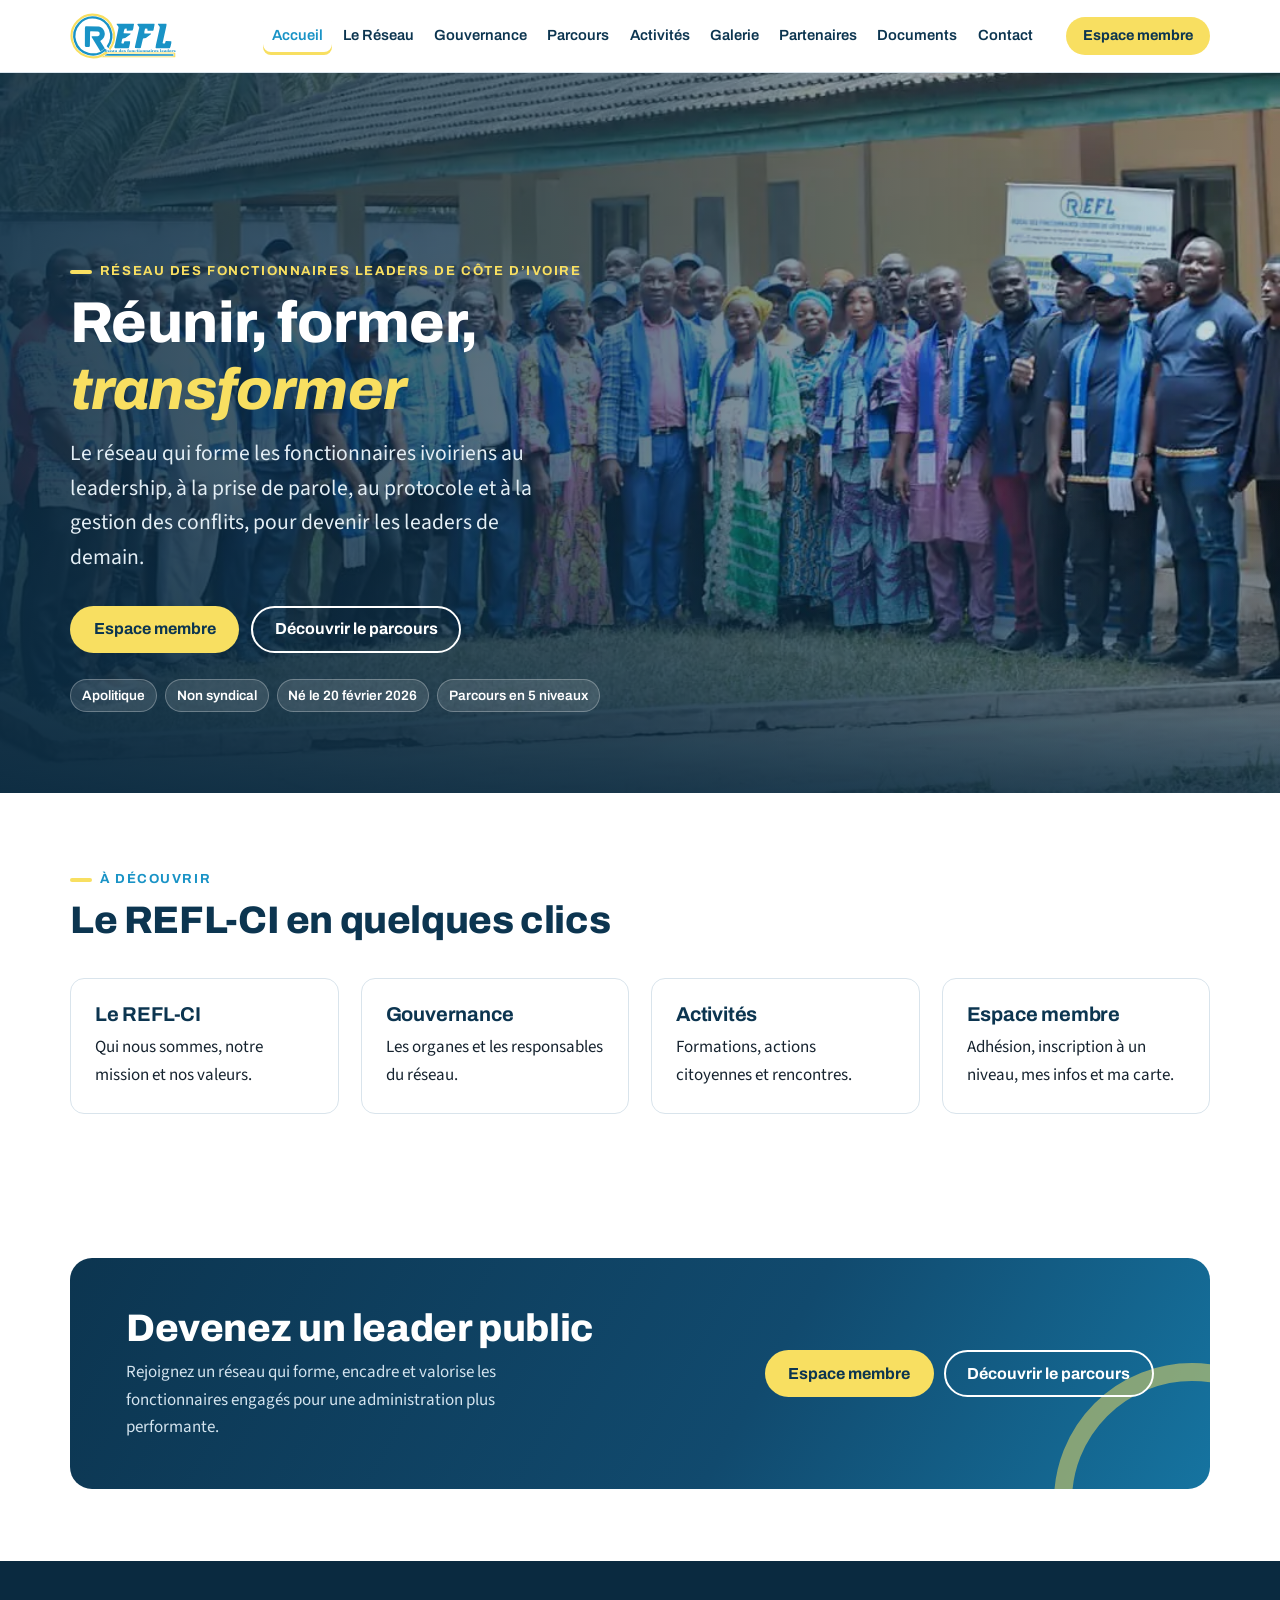
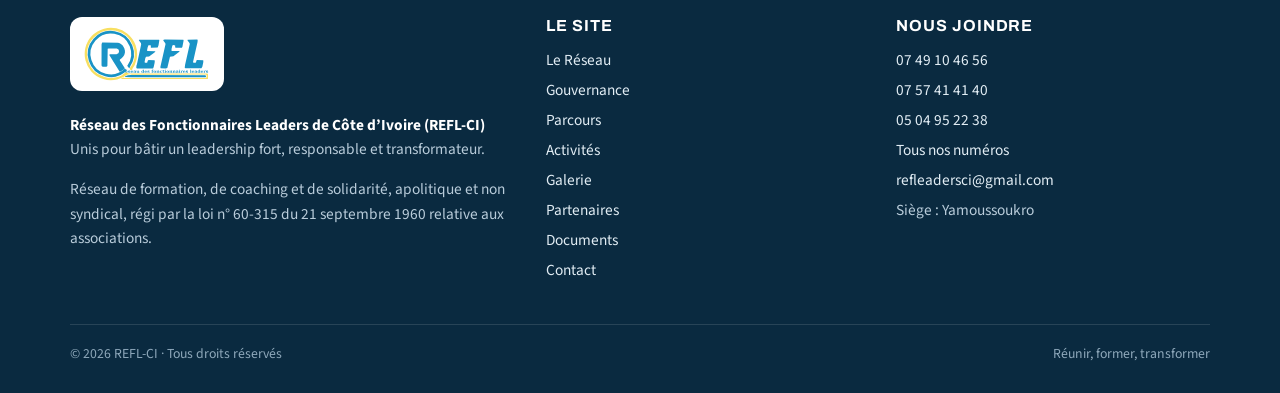
<file: index.html>
<!doctype html>
<html lang="fr">
<head>
<meta charset="utf-8">
<meta name="viewport" content="width=device-width, initial-scale=1">
<title>REFL-CI · Réseau des Fonctionnaires Leaders de Côte d’Ivoire</title>
<meta name="description" content="Le REFL-CI forme les fonctionnaires ivoiriens au leadership, à la prise de parole, au protocole et à la gestion des conflits, à travers un parcours en 5 niveaux. Réseau apolitique et non syndical.">
<meta name="theme-color" content="#0C3550">
<meta property="og:title" content="REFL-CI · Réseau des Fonctionnaires Leaders de Côte d’Ivoire">
<meta property="og:description" content="Le REFL-CI forme les fonctionnaires ivoiriens au leadership, à la prise de parole, au protocole et à la gestion des conflits, à travers un parcours en 5 niveaux. Réseau apolitique et non syndical.">
<meta property="og:type" content="website">
<meta property="og:locale" content="fr_CI">
<meta property="og:image" content="assets/img/galerie/ag-01.webp">
<link rel="icon" href="assets/img/favicon.svg" type="image/svg+xml">
<link rel="preconnect" href="https://fonts.googleapis.com">
<link rel="preconnect" href="https://fonts.gstatic.com" crossorigin>
<link rel="stylesheet" href="https://fonts.googleapis.com/css2?family=Archivo:ital,wght@0,500;0,600;0,700;0,800;1,800&family=Source+Sans+3:wght@400;600;700&display=swap">
<link rel="stylesheet" href="assets/css/style.css">
</head>
<body>
<a class="skip" href="#contenu">Aller au contenu</a>
<header class="entete">
  <div class="wrap">
    <a class="marque" href="index.html" aria-label="REFL-CI, retour à l’accueil"><img src="assets/img/logo-refl.svg" alt="REFL, Réseau des fonctionnaires leaders" width="134" height="58"></a>
    <button class="burger" type="button" aria-label="Ouvrir le menu" aria-expanded="false" aria-controls="menu"><span></span><span></span><span></span></button>
    <nav class="nav" id="menu" aria-label="Navigation principale">
      <ul><li><a href="index.html" aria-current="page">Accueil</a></li><li><a href="reseau.html">Le Réseau</a></li><li><a href="gouvernance.html">Gouvernance</a></li><li><a href="parcours.html">Parcours</a></li><li><a href="activites.html">Activités</a></li><li><a href="galerie.html">Galerie</a></li><li><a href="partenaires.html">Partenaires</a></li><li><a href="documents.html">Documents</a></li><li><a href="contact.html">Contact</a></li><li class="nav-cta"><a class="btn btn-jaune" href="contact.html#bientot-info" data-app="espace">Espace membre</a></li></ul>
    </nav>
    <a class="btn btn-jaune btn-petit btn-entete" href="contact.html#bientot-info" data-app="espace">Espace membre</a>
  </div>
</header>
<main id="contenu">

<section class="hero">
  <img src="assets/img/galerie/ag-01.webp" alt="Photo de famille des membres du REFL-CI lors de l’assemblée générale constitutive, le 20 février 2026" width="1080" height="720" fetchpriority="high">
  <div class="wrap">
    <span class="surtitre" style="color:var(--jaune)">Réseau des Fonctionnaires Leaders de Côte d’Ivoire</span>
    <h1>Réunir, former, <em>transformer</em></h1>
    <p class="accroche">Le réseau qui forme les fonctionnaires ivoiriens au leadership, à la prise de parole, au protocole et à la gestion des conflits, pour devenir les leaders de demain.</p>
    <div class="actions">
      <a class="btn btn-jaune" href="contact.html#bientot-info" data-app="espace">Espace membre</a>
      <a class="btn btn-contour-clair" href="parcours.html">Découvrir le parcours</a>
    </div>
    <ul class="badges"><li>Apolitique</li><li>Non syndical</li><li>Né le 20 février 2026</li><li>Parcours en 5 niveaux</li></ul>
  </div>
</section>

<section>
  <div class="wrap">
    <div class="tete-section"><span class="surtitre">À découvrir</span><h2>Le REFL-CI en quelques clics</h2></div>
    <div class="grille g4 cartes-menu">
      <a class="carte carte-lien" href="reseau.html"><h3>Le REFL-CI</h3><p>Qui nous sommes, notre mission et nos valeurs.</p></a>
      <a class="carte carte-lien" href="gouvernance.html"><h3>Gouvernance</h3><p>Les organes et les responsables du réseau.</p></a>
      <a class="carte carte-lien" href="activites.html"><h3>Activités</h3><p>Formations, actions citoyennes et rencontres.</p></a>
      <a class="carte carte-lien" href="contact.html#bientot-info" data-app="espace"><h3>Espace membre</h3><p>Adhésion, inscription à un niveau, mes infos et ma carte.</p></a>
    </div>
  </div>
</section>
<section><div class="wrap"><div class="appel">
<div><h2>Devenez un leader public</h2><p>Rejoignez un réseau qui forme, encadre et valorise les fonctionnaires engagés pour une administration plus performante.</p></div>
<div class="actions"><a class="btn btn-jaune" href="contact.html#bientot-info" data-app="espace">Espace membre</a><a class="btn btn-contour-clair" href="parcours.html">Découvrir le parcours</a></div>
</div></div></section>
</main>
<footer class="pied">
  <div class="wrap">
    <div class="pied-grille">
      <div>
        <a class="logo-pied" href="index.html"><img src="assets/img/logo-refl.svg" alt="REFL, Réseau des fonctionnaires leaders" width="125" height="54" loading="lazy"></a>
        <p><b style="color:#fff">Réseau des Fonctionnaires Leaders de Côte d’Ivoire (REFL-CI)</b><br>Unis pour bâtir un leadership fort, responsable et transformateur.</p>
        <p>Réseau de formation, de coaching et de solidarité, apolitique et non syndical, régi par la loi n° 60-315 du 21 septembre 1960 relative aux associations.</p>
      </div>
      <div>
        <h3>Le site</h3>
        <ul><li><a href="reseau.html">Le Réseau</a></li><li><a href="gouvernance.html">Gouvernance</a></li><li><a href="parcours.html">Parcours</a></li><li><a href="activites.html">Activités</a></li><li><a href="galerie.html">Galerie</a></li><li><a href="partenaires.html">Partenaires</a></li><li><a href="documents.html">Documents</a></li><li><a href="contact.html">Contact</a></li></ul>
      </div>
      <div>
        <h3>Nous joindre</h3>
        <ul><li><a href="tel:+2250749104656">07 49 10 46 56</a></li><li><a href="tel:+2250757414140">07 57 41 41 40</a></li><li><a href="tel:+2250504952238">05 04 95 22 38</a></li><li><a href="contact.html">Tous nos numéros</a></li><li><a href="mailto:refleadersci@gmail.com">refleadersci@gmail.com</a></li><li>Siège : Yamoussoukro</li></ul>
      </div>
    </div>
    <div class="pied-bas"><span>© 2026 REFL-CI · Tous droits réservés</span><span>Réunir, former, transformer</span></div>
  </div>
</footer>
<dialog class="bientot" id="bientot" aria-labelledby="bientot-titre">
  <div class="bientot-tete"><span class="surtitre" style="color:var(--jaune)">Bientôt disponible</span><h2 id="bientot-titre" data-titre>Adhérer au REFL-CI</h2></div>
  <div class="bientot-corps">
    <p>L’espace en ligne du REFL-CI (adhésion, consultation de ses informations, carte de membre) est en cours de préparation.</p>
    <p class="mb-0">En attendant, contactez le réseau&nbsp;: <a href="tel:+2250749104656"><b>07 49 10 46 56</b></a> · <a href="tel:+2250757414140"><b>07 57 41 41 40</b></a></p>
    <div class="actions">
      <a class="btn btn-bleu btn-petit" href="https://wa.me/2250749104656" target="_blank" rel="noopener">Écrire sur WhatsApp</a>
      <a class="btn btn-contour btn-petit" href="contact.html">Tous les contacts</a>
      <button class="btn btn-contour btn-petit" type="button" data-fermer>Fermer</button>
    </div>
  </div>
</dialog>
<script src="assets/js/main.js" defer></script>
</body>
</html>
</file>
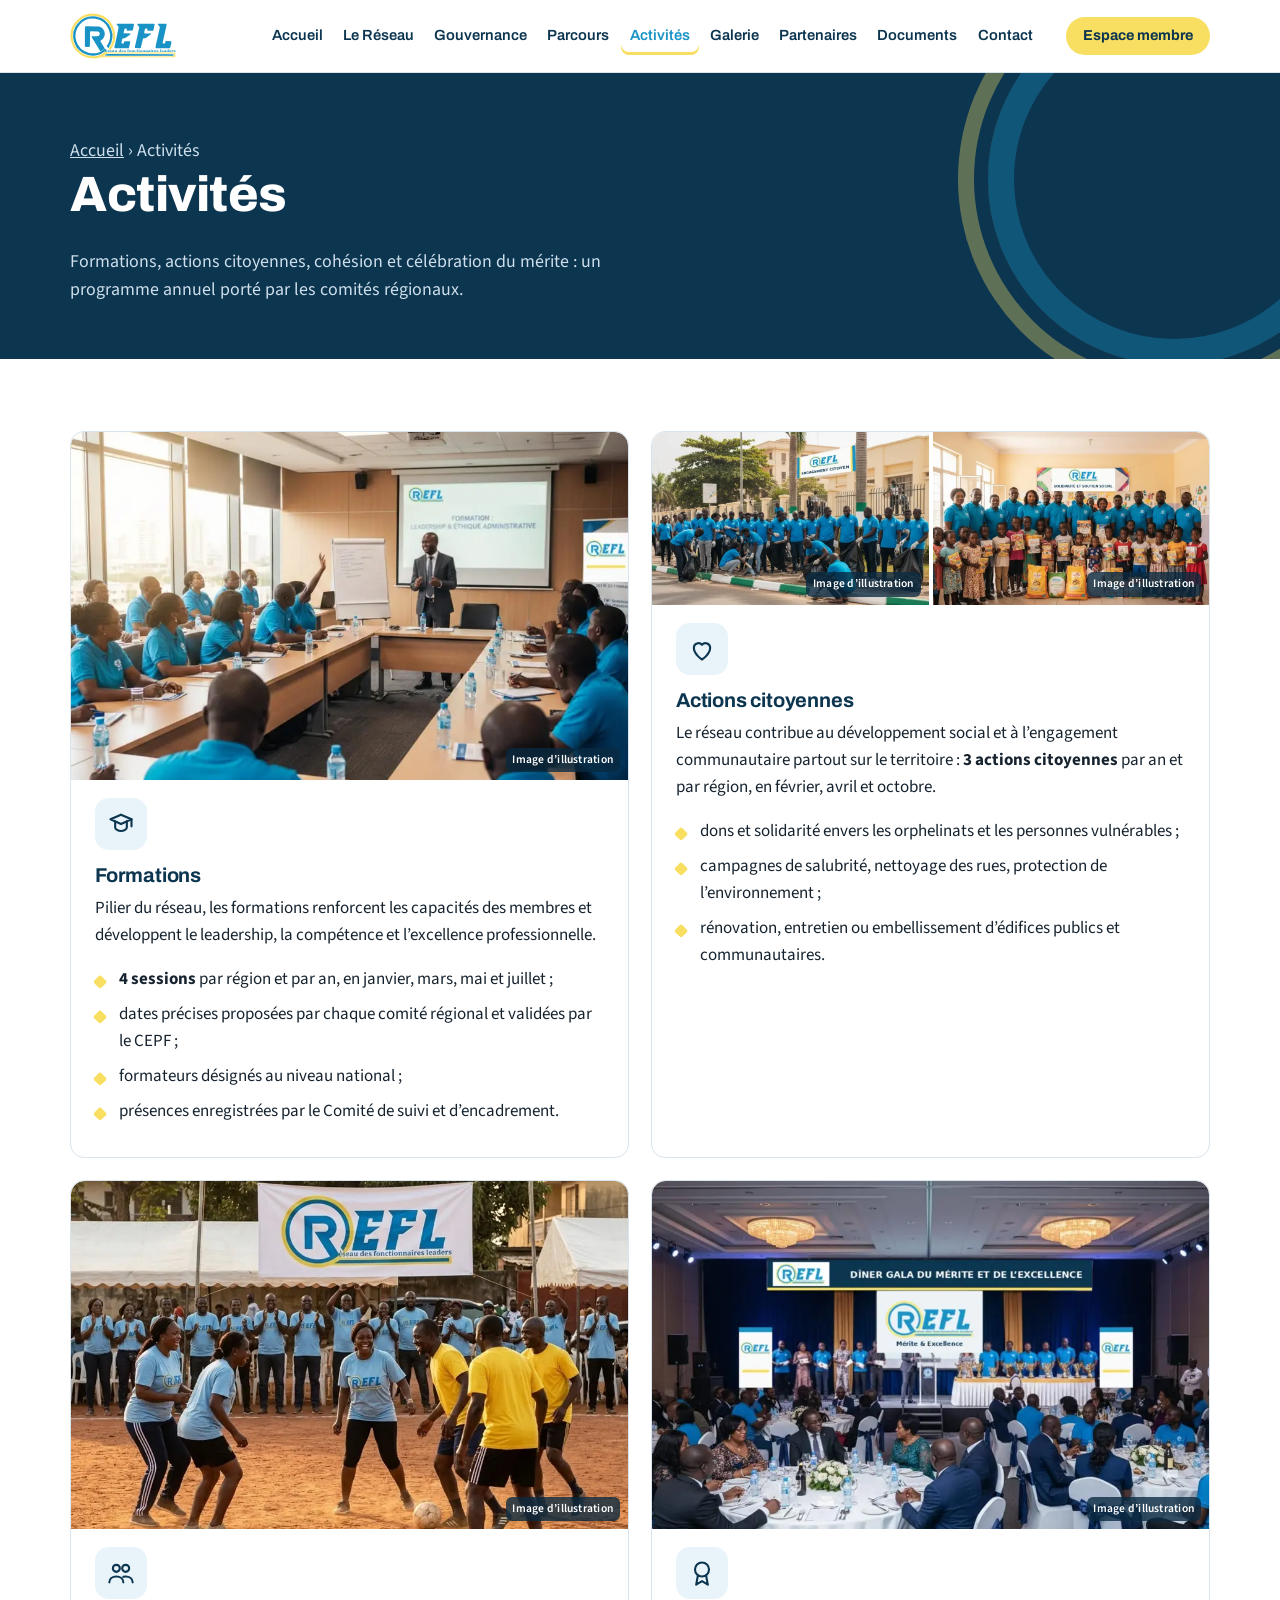
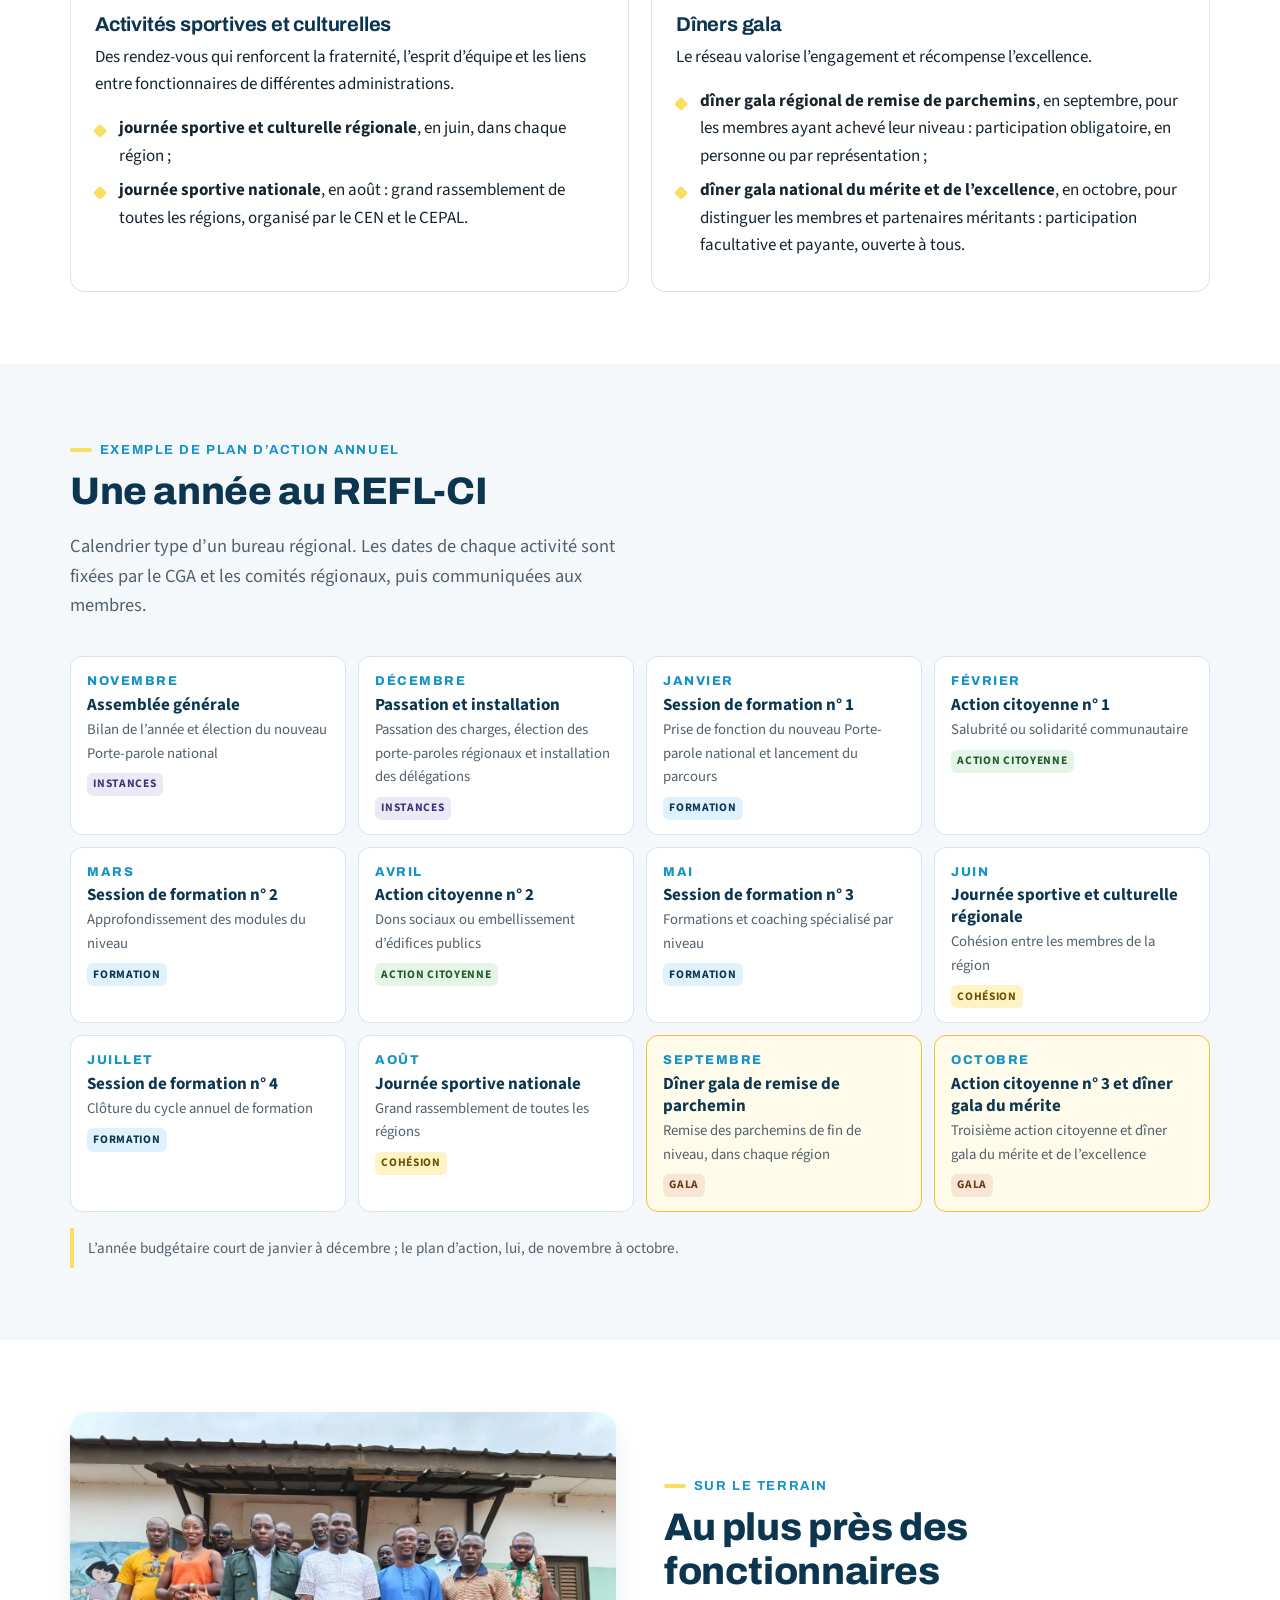
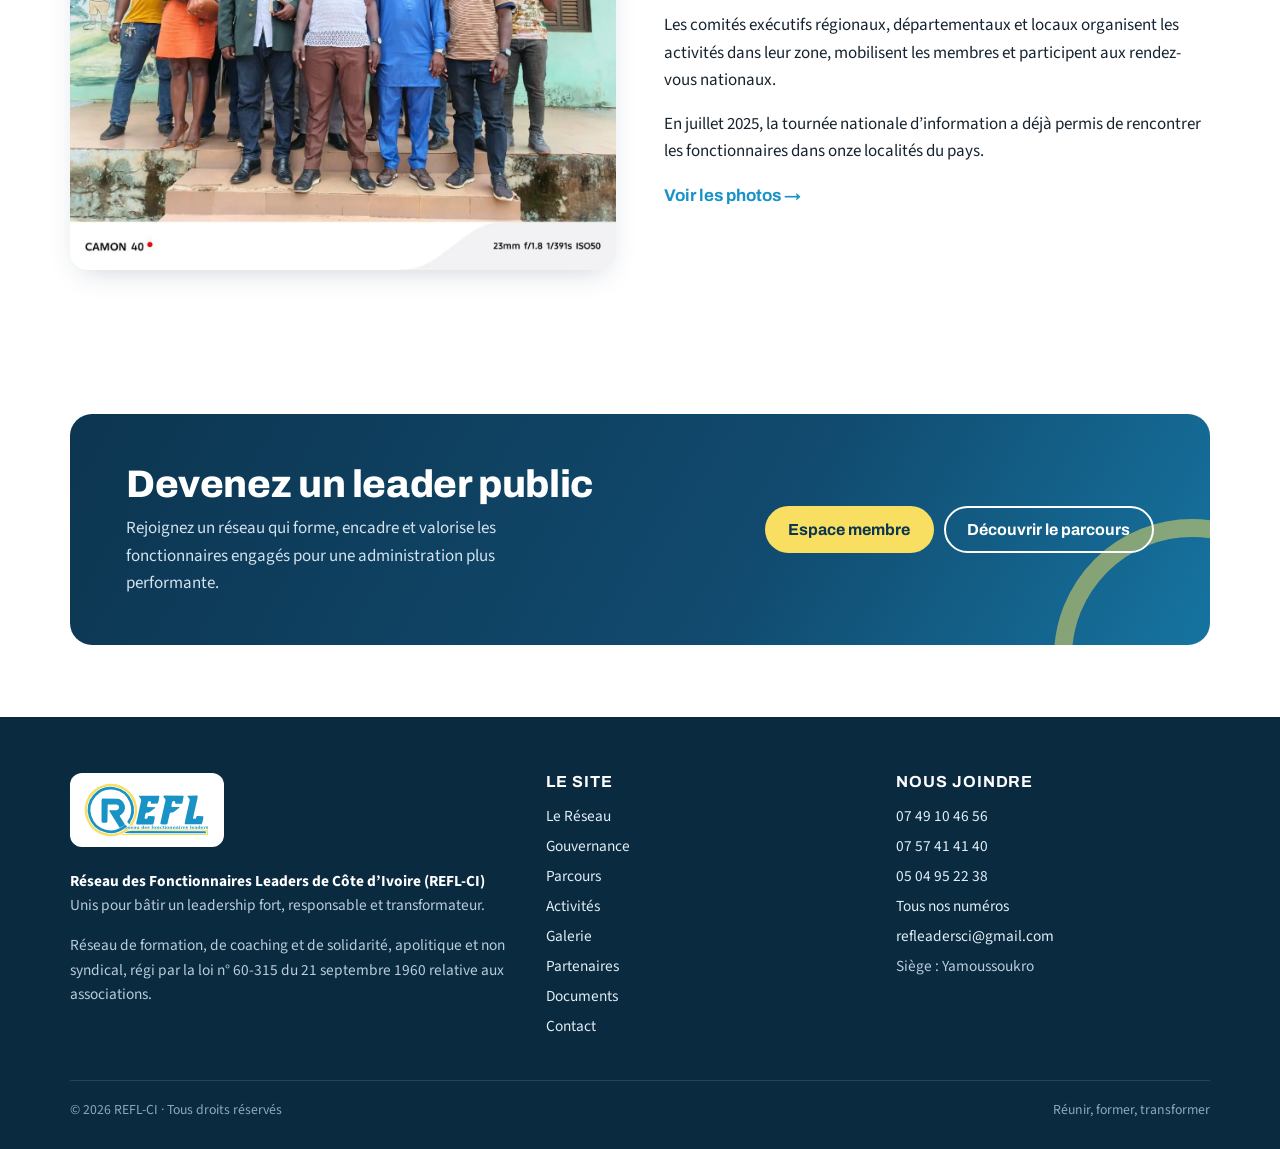
<file: activites.html>
<!doctype html>
<html lang="fr">
<head>
<meta charset="utf-8">
<meta name="viewport" content="width=device-width, initial-scale=1">
<title>Activités · REFL-CI</title>
<meta name="description" content="Formations, actions citoyennes, activités sportives et culturelles, dîners gala : les activités du REFL-CI tout au long de l’année.">
<meta name="theme-color" content="#0C3550">
<meta property="og:title" content="Activités · REFL-CI">
<meta property="og:description" content="Formations, actions citoyennes, activités sportives et culturelles, dîners gala : les activités du REFL-CI tout au long de l’année.">
<meta property="og:type" content="website">
<meta property="og:locale" content="fr_CI">
<meta property="og:image" content="assets/img/galerie/ag-01.webp">
<link rel="icon" href="assets/img/favicon.svg" type="image/svg+xml">
<link rel="preconnect" href="https://fonts.googleapis.com">
<link rel="preconnect" href="https://fonts.gstatic.com" crossorigin>
<link rel="stylesheet" href="https://fonts.googleapis.com/css2?family=Archivo:ital,wght@0,500;0,600;0,700;0,800;1,800&family=Source+Sans+3:wght@400;600;700&display=swap">
<link rel="stylesheet" href="assets/css/style.css">
</head>
<body>
<a class="skip" href="#contenu">Aller au contenu</a>
<header class="entete">
  <div class="wrap">
    <a class="marque" href="index.html" aria-label="REFL-CI, retour à l’accueil"><img src="assets/img/logo-refl.svg" alt="REFL, Réseau des fonctionnaires leaders" width="134" height="58"></a>
    <button class="burger" type="button" aria-label="Ouvrir le menu" aria-expanded="false" aria-controls="menu"><span></span><span></span><span></span></button>
    <nav class="nav" id="menu" aria-label="Navigation principale">
      <ul><li><a href="index.html">Accueil</a></li><li><a href="reseau.html">Le Réseau</a></li><li><a href="gouvernance.html">Gouvernance</a></li><li><a href="parcours.html">Parcours</a></li><li><a href="activites.html" aria-current="page">Activités</a></li><li><a href="galerie.html">Galerie</a></li><li><a href="partenaires.html">Partenaires</a></li><li><a href="documents.html">Documents</a></li><li><a href="contact.html">Contact</a></li><li class="nav-cta"><a class="btn btn-jaune" href="contact.html#bientot-info" data-app="espace">Espace membre</a></li></ul>
    </nav>
    <a class="btn btn-jaune btn-petit btn-entete" href="contact.html#bientot-info" data-app="espace">Espace membre</a>
  </div>
</header>
<main id="contenu">
<section class="page-tete"><div class="wrap"><p class="fil"><a href="index.html">Accueil</a> › Activités</p><h1>Activités</h1><p>Formations, actions citoyennes, cohésion et célébration du mérite : un programme annuel porté par les comités régionaux.</p></div></section>

<section>
  <div class="wrap grille g2">
    <div class="carte axe"><figure class="illus"><img src="assets/img/activites/formation.webp" alt="Illustration : une session de formation de membres du REFL-CI en salle" width="900" height="900" loading="lazy"><figcaption>Image d’illustration</figcaption></figure><div class="ico"><svg viewBox="0 0 24 24"><path d="M3 8l9-4 9 4-9 4-9-4z"/><path d="M7 10v5c0 1.5 2.5 3 5 3s5-1.5 5-3v-5"/><path d="M21 8v6"/></svg></div><h3>Formations</h3>
      <p>Pilier du réseau, les formations renforcent les capacités des membres et développent le leadership, la compétence et l’excellence professionnelle.</p>
      <ul class="liste-puces"><li><b>4 sessions</b> par région et par an, en janvier, mars, mai et juillet ;</li><li>dates précises proposées par chaque comité régional et validées par le CEPF ;</li><li>formateurs désignés au niveau national ;</li><li>présences enregistrées par le Comité de suivi et d’encadrement.</li></ul></div>
    <div class="carte axe"><div class="illus-duo"><figure class="illus"><img src="assets/img/activites/salubrite.webp" alt="Illustration : des membres du REFL-CI en campagne de salubrité dans la rue" width="900" height="900" loading="lazy"><figcaption>Image d’illustration</figcaption></figure><figure class="illus"><img src="assets/img/activites/solidarite.webp" alt="Illustration : des membres du REFL-CI lors d’un don à des enfants" width="900" height="900" loading="lazy"><figcaption>Image d’illustration</figcaption></figure></div><div class="ico"><svg viewBox="0 0 24 24"><path d="M12 21s-7-4.4-7-10a4 4 0 0 1 7-2.6A4 4 0 0 1 19 11c0 5.6-7 10-7 10z"/></svg></div><h3>Actions citoyennes</h3>
      <p>Le réseau contribue au développement social et à l’engagement communautaire partout sur le territoire : <b>3 actions citoyennes</b> par an et par région, en février, avril et octobre.</p>
      <ul class="liste-puces"><li>dons et solidarité envers les orphelinats et les personnes vulnérables ;</li><li>campagnes de salubrité, nettoyage des rues, protection de l’environnement ;</li><li>rénovation, entretien ou embellissement d’édifices publics et communautaires.</li></ul></div>
    <div class="carte axe"><figure class="illus"><img src="assets/img/activites/sport.webp" alt="Illustration : un match de football amical entre membres du REFL-CI" width="900" height="900" loading="lazy"><figcaption>Image d’illustration</figcaption></figure><div class="ico"><svg viewBox="0 0 24 24"><circle cx="8" cy="8" r="3"/><circle cx="16" cy="8" r="3"/><path d="M2 20c0-3 2.7-5 6-5s6 2 6 5"/><path d="M14 15.3c.6-.2 1.3-.3 2-.3 3.3 0 6 2 6 5"/></svg></div><h3>Activités sportives et culturelles</h3>
      <p>Des rendez-vous qui renforcent la fraternité, l’esprit d’équipe et les liens entre fonctionnaires de différentes administrations.</p>
      <ul class="liste-puces"><li><b>journée sportive et culturelle régionale</b>, en juin, dans chaque région ;</li><li><b>journée sportive nationale</b>, en août : grand rassemblement de toutes les régions, organisé par le CEN et le CEPAL.</li></ul></div>
    <div class="carte axe"><figure class="illus"><img src="assets/img/activites/gala.webp" alt="Illustration : le dîner gala du mérite et de l’excellence du REFL-CI" width="900" height="900" loading="lazy"><figcaption>Image d’illustration</figcaption></figure><div class="ico"><svg viewBox="0 0 24 24"><circle cx="12" cy="9" r="6"/><path d="M8.5 14L7 22l5-3 5 3-1.5-8"/></svg></div><h3>Dîners gala</h3>
      <p>Le réseau valorise l’engagement et récompense l’excellence.</p>
      <ul class="liste-puces"><li><b>dîner gala régional de remise de parchemins</b>, en septembre, pour les membres ayant achevé leur niveau : participation obligatoire, en personne ou par représentation ;</li><li><b>dîner gala national du mérite et de l’excellence</b>, en octobre, pour distinguer les membres et partenaires méritants : participation facultative et payante, ouverte à tous.</li></ul></div>
  </div>
</section>

<section class="fond-doux">
  <div class="wrap">
    <div class="tete-section"><span class="surtitre">Exemple de plan d’action annuel</span><h2>Une année au REFL-CI</h2>
    <p class="intro">Calendrier type d’un bureau régional. Les dates de chaque activité sont fixées par le CGA et les comités régionaux, puis communiquées aux membres.</p></div>
    <ol class="calendrier"><li class=""><span class="mois">Novembre</span><span class="act">Assemblée générale</span><span class="det">Bilan de l’année et élection du nouveau Porte-parole national</span><span class="tag instances">Instances</span></li><li class=""><span class="mois">Décembre</span><span class="act">Passation et installation</span><span class="det">Passation des charges, élection des porte-paroles régionaux et installation des délégations</span><span class="tag instances">Instances</span></li><li class=""><span class="mois">Janvier</span><span class="act">Session de formation n° 1</span><span class="det">Prise de fonction du nouveau Porte-parole national et lancement du parcours</span><span class="tag formation">Formation</span></li><li class=""><span class="mois">Février</span><span class="act">Action citoyenne n° 1</span><span class="det">Salubrité ou solidarité communautaire</span><span class="tag citoyen">Action citoyenne</span></li><li class=""><span class="mois">Mars</span><span class="act">Session de formation n° 2</span><span class="det">Approfondissement des modules du niveau</span><span class="tag formation">Formation</span></li><li class=""><span class="mois">Avril</span><span class="act">Action citoyenne n° 2</span><span class="det">Dons sociaux ou embellissement d’édifices publics</span><span class="tag citoyen">Action citoyenne</span></li><li class=""><span class="mois">Mai</span><span class="act">Session de formation n° 3</span><span class="det">Formations et coaching spécialisé par niveau</span><span class="tag formation">Formation</span></li><li class=""><span class="mois">Juin</span><span class="act">Journée sportive et culturelle régionale</span><span class="det">Cohésion entre les membres de la région</span><span class="tag cohesion">Cohésion</span></li><li class=""><span class="mois">Juillet</span><span class="act">Session de formation n° 4</span><span class="det">Clôture du cycle annuel de formation</span><span class="tag formation">Formation</span></li><li class=""><span class="mois">Août</span><span class="act">Journée sportive nationale</span><span class="det">Grand rassemblement de toutes les régions</span><span class="tag cohesion">Cohésion</span></li><li class="cle"><span class="mois">Septembre</span><span class="act">Dîner gala de remise de parchemin</span><span class="det">Remise des parchemins de fin de niveau, dans chaque région</span><span class="tag gala">Gala</span></li><li class="cle"><span class="mois">Octobre</span><span class="act">Action citoyenne n° 3 et dîner gala du mérite</span><span class="det">Troisième action citoyenne et dîner gala du mérite et de l’excellence</span><span class="tag gala">Gala</span></li></ol><p class="note">L’année budgétaire court de janvier à décembre ; le plan d’action, lui, de novembre à octobre.</p>
  </div>
</section>

<section>
  <div class="wrap duo">
    <img class="arrondi" src="assets/img/galerie/tournee-02.webp" alt="Rencontre avec les fonctionnaires lors de la tournée nationale de juillet 2025" width="1280" height="1072" loading="lazy">
    <div>
      <span class="surtitre">Sur le terrain</span>
      <h2>Au plus près des fonctionnaires</h2>
      <p>Les comités exécutifs régionaux, départementaux et locaux organisent les activités dans leur zone, mobilisent les membres et participent aux rendez-vous nationaux.</p>
      <p>En juillet 2025, la tournée nationale d’information a déjà permis de rencontrer les fonctionnaires dans onze localités du pays.</p>
      <a class="lien-fleche" href="galerie.html">Voir les photos</a>
    </div>
  </div>
</section>
<section><div class="wrap"><div class="appel">
<div><h2>Devenez un leader public</h2><p>Rejoignez un réseau qui forme, encadre et valorise les fonctionnaires engagés pour une administration plus performante.</p></div>
<div class="actions"><a class="btn btn-jaune" href="contact.html#bientot-info" data-app="espace">Espace membre</a><a class="btn btn-contour-clair" href="parcours.html">Découvrir le parcours</a></div>
</div></div></section>
</main>
<footer class="pied">
  <div class="wrap">
    <div class="pied-grille">
      <div>
        <a class="logo-pied" href="index.html"><img src="assets/img/logo-refl.svg" alt="REFL, Réseau des fonctionnaires leaders" width="125" height="54" loading="lazy"></a>
        <p><b style="color:#fff">Réseau des Fonctionnaires Leaders de Côte d’Ivoire (REFL-CI)</b><br>Unis pour bâtir un leadership fort, responsable et transformateur.</p>
        <p>Réseau de formation, de coaching et de solidarité, apolitique et non syndical, régi par la loi n° 60-315 du 21 septembre 1960 relative aux associations.</p>
      </div>
      <div>
        <h3>Le site</h3>
        <ul><li><a href="reseau.html">Le Réseau</a></li><li><a href="gouvernance.html">Gouvernance</a></li><li><a href="parcours.html">Parcours</a></li><li><a href="activites.html">Activités</a></li><li><a href="galerie.html">Galerie</a></li><li><a href="partenaires.html">Partenaires</a></li><li><a href="documents.html">Documents</a></li><li><a href="contact.html">Contact</a></li></ul>
      </div>
      <div>
        <h3>Nous joindre</h3>
        <ul><li><a href="tel:+2250749104656">07 49 10 46 56</a></li><li><a href="tel:+2250757414140">07 57 41 41 40</a></li><li><a href="tel:+2250504952238">05 04 95 22 38</a></li><li><a href="contact.html">Tous nos numéros</a></li><li><a href="mailto:refleadersci@gmail.com">refleadersci@gmail.com</a></li><li>Siège : Yamoussoukro</li></ul>
      </div>
    </div>
    <div class="pied-bas"><span>© 2026 REFL-CI · Tous droits réservés</span><span>Réunir, former, transformer</span></div>
  </div>
</footer>
<dialog class="bientot" id="bientot" aria-labelledby="bientot-titre">
  <div class="bientot-tete"><span class="surtitre" style="color:var(--jaune)">Bientôt disponible</span><h2 id="bientot-titre" data-titre>Adhérer au REFL-CI</h2></div>
  <div class="bientot-corps">
    <p>L’espace en ligne du REFL-CI (adhésion, consultation de ses informations, carte de membre) est en cours de préparation.</p>
    <p class="mb-0">En attendant, contactez le réseau&nbsp;: <a href="tel:+2250749104656"><b>07 49 10 46 56</b></a> · <a href="tel:+2250757414140"><b>07 57 41 41 40</b></a></p>
    <div class="actions">
      <a class="btn btn-bleu btn-petit" href="https://wa.me/2250749104656" target="_blank" rel="noopener">Écrire sur WhatsApp</a>
      <a class="btn btn-contour btn-petit" href="contact.html">Tous les contacts</a>
      <button class="btn btn-contour btn-petit" type="button" data-fermer>Fermer</button>
    </div>
  </div>
</dialog>
<script src="assets/js/main.js" defer></script>
</body>
</html>
</file>
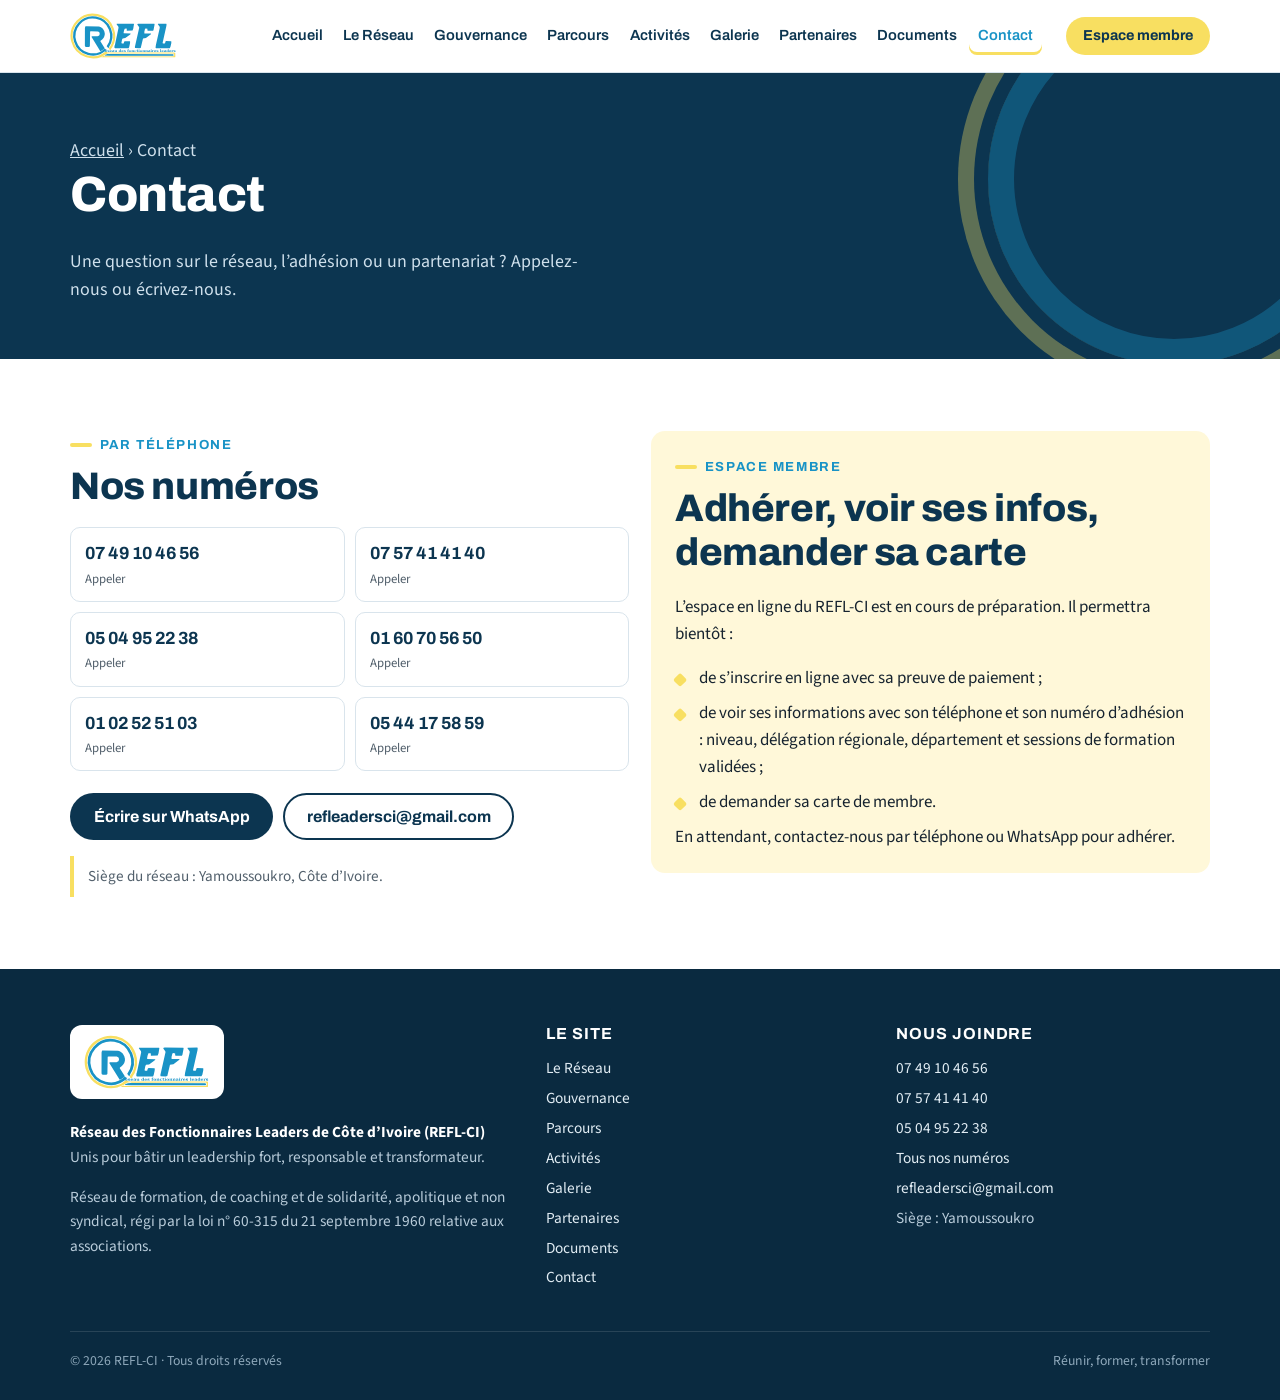
<file: contact.html>
<!doctype html>
<html lang="fr">
<head>
<meta charset="utf-8">
<meta name="viewport" content="width=device-width, initial-scale=1">
<title>Contact · REFL-CI</title>
<meta name="description" content="Contacter le REFL-CI : numéros de téléphone, WhatsApp et e-mail du Réseau des Fonctionnaires Leaders de Côte d’Ivoire.">
<meta name="theme-color" content="#0C3550">
<meta property="og:title" content="Contact · REFL-CI">
<meta property="og:description" content="Contacter le REFL-CI : numéros de téléphone, WhatsApp et e-mail du Réseau des Fonctionnaires Leaders de Côte d’Ivoire.">
<meta property="og:type" content="website">
<meta property="og:locale" content="fr_CI">
<meta property="og:image" content="assets/img/galerie/ag-01.webp">
<link rel="icon" href="assets/img/favicon.svg" type="image/svg+xml">
<link rel="preconnect" href="https://fonts.googleapis.com">
<link rel="preconnect" href="https://fonts.gstatic.com" crossorigin>
<link rel="stylesheet" href="https://fonts.googleapis.com/css2?family=Archivo:ital,wght@0,500;0,600;0,700;0,800;1,800&family=Source+Sans+3:wght@400;600;700&display=swap">
<link rel="stylesheet" href="assets/css/style.css">
</head>
<body>
<a class="skip" href="#contenu">Aller au contenu</a>
<header class="entete">
  <div class="wrap">
    <a class="marque" href="index.html" aria-label="REFL-CI, retour à l’accueil"><img src="assets/img/logo-refl.svg" alt="REFL, Réseau des fonctionnaires leaders" width="134" height="58"></a>
    <button class="burger" type="button" aria-label="Ouvrir le menu" aria-expanded="false" aria-controls="menu"><span></span><span></span><span></span></button>
    <nav class="nav" id="menu" aria-label="Navigation principale">
      <ul><li><a href="index.html">Accueil</a></li><li><a href="reseau.html">Le Réseau</a></li><li><a href="gouvernance.html">Gouvernance</a></li><li><a href="parcours.html">Parcours</a></li><li><a href="activites.html">Activités</a></li><li><a href="galerie.html">Galerie</a></li><li><a href="partenaires.html">Partenaires</a></li><li><a href="documents.html">Documents</a></li><li><a href="contact.html" aria-current="page">Contact</a></li><li class="nav-cta"><a class="btn btn-jaune" href="contact.html#bientot-info" data-app="espace">Espace membre</a></li></ul>
    </nav>
    <a class="btn btn-jaune btn-petit btn-entete" href="contact.html#bientot-info" data-app="espace">Espace membre</a>
  </div>
</header>
<main id="contenu">
<section class="page-tete"><div class="wrap"><p class="fil"><a href="index.html">Accueil</a> › Contact</p><h1>Contact</h1><p>Une question sur le réseau, l’adhésion ou un partenariat ? Appelez-nous ou écrivez-nous.</p></div></section>

<section>
  <div class="wrap grille g2" style="align-items:start">
    <div>
      <span class="surtitre">Par téléphone</span>
      <h2>Nos numéros</h2>
      <ul class="tel-liste"><li><a href="tel:+2250749104656">07 49 10 46 56<small>Appeler</small></a></li><li><a href="tel:+2250757414140">07 57 41 41 40<small>Appeler</small></a></li><li><a href="tel:+2250504952238">05 04 95 22 38<small>Appeler</small></a></li><li><a href="tel:+2250160705650">01 60 70 56 50<small>Appeler</small></a></li><li><a href="tel:+2250102525103">01 02 52 51 03<small>Appeler</small></a></li><li><a href="tel:+2250544175859">05 44 17 58 59<small>Appeler</small></a></li></ul>
      <div style="margin-top:22px;display:flex;flex-wrap:wrap;gap:10px">
        <a class="btn btn-bleu" href="https://wa.me/2250749104656" target="_blank" rel="noopener">Écrire sur WhatsApp</a>
        <a class="btn btn-contour" href="mailto:refleadersci@gmail.com">refleadersci@gmail.com</a>
      </div>
      <p class="note">Siège du réseau : Yamoussoukro, Côte d’Ivoire.</p>
    </div>
    <div class="encadre jaune" id="bientot-info">
      <span class="surtitre">Espace membre</span>
      <h2>Adhérer, voir ses infos, demander sa carte</h2>
      <p>L’espace en ligne du REFL-CI est en cours de préparation. Il permettra bientôt :</p>
      <ul class="liste-puces"><li>de s’inscrire en ligne avec sa preuve de paiement ;</li><li>de voir ses informations avec son téléphone et son numéro d’adhésion : niveau, délégation régionale, département et sessions de formation validées ;</li><li>de demander sa carte de membre.</li></ul>
      <p class="mb-0">En attendant, contactez-nous par téléphone ou WhatsApp pour adhérer.</p>
    </div>
  </div>
</section>
</main>
<footer class="pied">
  <div class="wrap">
    <div class="pied-grille">
      <div>
        <a class="logo-pied" href="index.html"><img src="assets/img/logo-refl.svg" alt="REFL, Réseau des fonctionnaires leaders" width="125" height="54" loading="lazy"></a>
        <p><b style="color:#fff">Réseau des Fonctionnaires Leaders de Côte d’Ivoire (REFL-CI)</b><br>Unis pour bâtir un leadership fort, responsable et transformateur.</p>
        <p>Réseau de formation, de coaching et de solidarité, apolitique et non syndical, régi par la loi n° 60-315 du 21 septembre 1960 relative aux associations.</p>
      </div>
      <div>
        <h3>Le site</h3>
        <ul><li><a href="reseau.html">Le Réseau</a></li><li><a href="gouvernance.html">Gouvernance</a></li><li><a href="parcours.html">Parcours</a></li><li><a href="activites.html">Activités</a></li><li><a href="galerie.html">Galerie</a></li><li><a href="partenaires.html">Partenaires</a></li><li><a href="documents.html">Documents</a></li><li><a href="contact.html">Contact</a></li></ul>
      </div>
      <div>
        <h3>Nous joindre</h3>
        <ul><li><a href="tel:+2250749104656">07 49 10 46 56</a></li><li><a href="tel:+2250757414140">07 57 41 41 40</a></li><li><a href="tel:+2250504952238">05 04 95 22 38</a></li><li><a href="contact.html">Tous nos numéros</a></li><li><a href="mailto:refleadersci@gmail.com">refleadersci@gmail.com</a></li><li>Siège : Yamoussoukro</li></ul>
      </div>
    </div>
    <div class="pied-bas"><span>© 2026 REFL-CI · Tous droits réservés</span><span>Réunir, former, transformer</span></div>
  </div>
</footer>
<dialog class="bientot" id="bientot" aria-labelledby="bientot-titre">
  <div class="bientot-tete"><span class="surtitre" style="color:var(--jaune)">Bientôt disponible</span><h2 id="bientot-titre" data-titre>Adhérer au REFL-CI</h2></div>
  <div class="bientot-corps">
    <p>L’espace en ligne du REFL-CI (adhésion, consultation de ses informations, carte de membre) est en cours de préparation.</p>
    <p class="mb-0">En attendant, contactez le réseau&nbsp;: <a href="tel:+2250749104656"><b>07 49 10 46 56</b></a> · <a href="tel:+2250757414140"><b>07 57 41 41 40</b></a></p>
    <div class="actions">
      <a class="btn btn-bleu btn-petit" href="https://wa.me/2250749104656" target="_blank" rel="noopener">Écrire sur WhatsApp</a>
      <a class="btn btn-contour btn-petit" href="contact.html">Tous les contacts</a>
      <button class="btn btn-contour btn-petit" type="button" data-fermer>Fermer</button>
    </div>
  </div>
</dialog>
<script src="assets/js/main.js" defer></script>
</body>
</html>
</file>
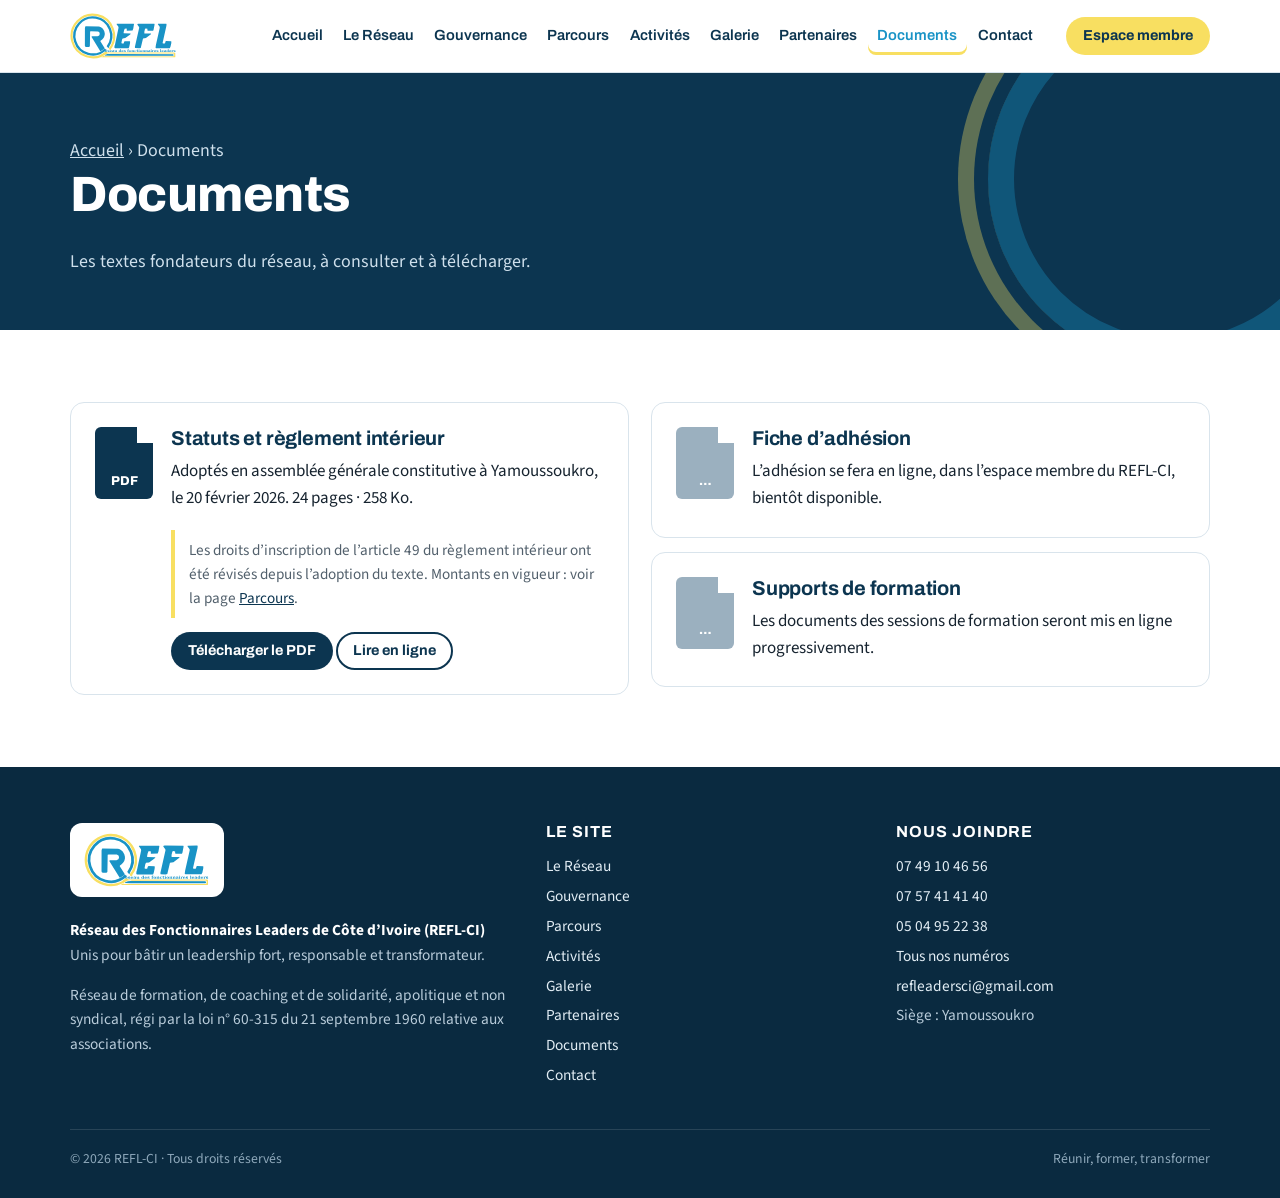
<file: documents.html>
<!doctype html>
<html lang="fr">
<head>
<meta charset="utf-8">
<meta name="viewport" content="width=device-width, initial-scale=1">
<title>Documents · REFL-CI</title>
<meta name="description" content="Statuts et règlement intérieur du REFL-CI, adoptés le 20 février 2026, et documents du réseau.">
<meta name="theme-color" content="#0C3550">
<meta property="og:title" content="Documents · REFL-CI">
<meta property="og:description" content="Statuts et règlement intérieur du REFL-CI, adoptés le 20 février 2026, et documents du réseau.">
<meta property="og:type" content="website">
<meta property="og:locale" content="fr_CI">
<meta property="og:image" content="assets/img/galerie/ag-01.webp">
<link rel="icon" href="assets/img/favicon.svg" type="image/svg+xml">
<link rel="preconnect" href="https://fonts.googleapis.com">
<link rel="preconnect" href="https://fonts.gstatic.com" crossorigin>
<link rel="stylesheet" href="https://fonts.googleapis.com/css2?family=Archivo:ital,wght@0,500;0,600;0,700;0,800;1,800&family=Source+Sans+3:wght@400;600;700&display=swap">
<link rel="stylesheet" href="assets/css/style.css">
</head>
<body>
<a class="skip" href="#contenu">Aller au contenu</a>
<header class="entete">
  <div class="wrap">
    <a class="marque" href="index.html" aria-label="REFL-CI, retour à l’accueil"><img src="assets/img/logo-refl.svg" alt="REFL, Réseau des fonctionnaires leaders" width="134" height="58"></a>
    <button class="burger" type="button" aria-label="Ouvrir le menu" aria-expanded="false" aria-controls="menu"><span></span><span></span><span></span></button>
    <nav class="nav" id="menu" aria-label="Navigation principale">
      <ul><li><a href="index.html">Accueil</a></li><li><a href="reseau.html">Le Réseau</a></li><li><a href="gouvernance.html">Gouvernance</a></li><li><a href="parcours.html">Parcours</a></li><li><a href="activites.html">Activités</a></li><li><a href="galerie.html">Galerie</a></li><li><a href="partenaires.html">Partenaires</a></li><li><a href="documents.html" aria-current="page">Documents</a></li><li><a href="contact.html">Contact</a></li><li class="nav-cta"><a class="btn btn-jaune" href="contact.html#bientot-info" data-app="espace">Espace membre</a></li></ul>
    </nav>
    <a class="btn btn-jaune btn-petit btn-entete" href="contact.html#bientot-info" data-app="espace">Espace membre</a>
  </div>
</header>
<main id="contenu">
<section class="page-tete"><div class="wrap"><p class="fil"><a href="index.html">Accueil</a> › Documents</p><h1>Documents</h1><p>Les textes fondateurs du réseau, à consulter et à télécharger.</p></div></section>

<section>
  <div class="wrap grille g2" style="align-items:start">
    <div class="carte doc">
      <div class="pictodoc">PDF</div>
      <div>
        <h3>Statuts et règlement intérieur</h3>
        <p>Adoptés en assemblée générale constitutive à Yamoussoukro, le 20 février 2026. 24 pages · 258 Ko.</p>
        <p class="note" style="margin-top:0">Les droits d’inscription de l’article 49 du règlement intérieur ont été révisés depuis l’adoption du texte. Montants en vigueur : voir la page <a href="parcours.html">Parcours</a>.</p>
        <p style="margin-top:14px" class="mb-0"><a class="btn btn-bleu btn-petit" href="assets/docs/statuts-reglement-interieur-refl-ci.pdf" download>Télécharger le PDF</a> <a class="btn btn-contour btn-petit" href="assets/docs/statuts-reglement-interieur-refl-ci.pdf" target="_blank" rel="noopener">Lire en ligne</a></p>
      </div>
    </div>
    <div class="grille" style="gap:14px">
      <div class="carte doc bientot"><div class="pictodoc">…</div><div><h3>Fiche d’adhésion</h3><p class="mb-0">L’adhésion se fera en ligne, dans l’espace membre du REFL-CI, bientôt disponible.</p></div></div>
      <div class="carte doc bientot"><div class="pictodoc">…</div><div><h3>Supports de formation</h3><p class="mb-0">Les documents des sessions de formation seront mis en ligne progressivement.</p></div></div>
    </div>
  </div>
</section>
</main>
<footer class="pied">
  <div class="wrap">
    <div class="pied-grille">
      <div>
        <a class="logo-pied" href="index.html"><img src="assets/img/logo-refl.svg" alt="REFL, Réseau des fonctionnaires leaders" width="125" height="54" loading="lazy"></a>
        <p><b style="color:#fff">Réseau des Fonctionnaires Leaders de Côte d’Ivoire (REFL-CI)</b><br>Unis pour bâtir un leadership fort, responsable et transformateur.</p>
        <p>Réseau de formation, de coaching et de solidarité, apolitique et non syndical, régi par la loi n° 60-315 du 21 septembre 1960 relative aux associations.</p>
      </div>
      <div>
        <h3>Le site</h3>
        <ul><li><a href="reseau.html">Le Réseau</a></li><li><a href="gouvernance.html">Gouvernance</a></li><li><a href="parcours.html">Parcours</a></li><li><a href="activites.html">Activités</a></li><li><a href="galerie.html">Galerie</a></li><li><a href="partenaires.html">Partenaires</a></li><li><a href="documents.html">Documents</a></li><li><a href="contact.html">Contact</a></li></ul>
      </div>
      <div>
        <h3>Nous joindre</h3>
        <ul><li><a href="tel:+2250749104656">07 49 10 46 56</a></li><li><a href="tel:+2250757414140">07 57 41 41 40</a></li><li><a href="tel:+2250504952238">05 04 95 22 38</a></li><li><a href="contact.html">Tous nos numéros</a></li><li><a href="mailto:refleadersci@gmail.com">refleadersci@gmail.com</a></li><li>Siège : Yamoussoukro</li></ul>
      </div>
    </div>
    <div class="pied-bas"><span>© 2026 REFL-CI · Tous droits réservés</span><span>Réunir, former, transformer</span></div>
  </div>
</footer>
<dialog class="bientot" id="bientot" aria-labelledby="bientot-titre">
  <div class="bientot-tete"><span class="surtitre" style="color:var(--jaune)">Bientôt disponible</span><h2 id="bientot-titre" data-titre>Adhérer au REFL-CI</h2></div>
  <div class="bientot-corps">
    <p>L’espace en ligne du REFL-CI (adhésion, consultation de ses informations, carte de membre) est en cours de préparation.</p>
    <p class="mb-0">En attendant, contactez le réseau&nbsp;: <a href="tel:+2250749104656"><b>07 49 10 46 56</b></a> · <a href="tel:+2250757414140"><b>07 57 41 41 40</b></a></p>
    <div class="actions">
      <a class="btn btn-bleu btn-petit" href="https://wa.me/2250749104656" target="_blank" rel="noopener">Écrire sur WhatsApp</a>
      <a class="btn btn-contour btn-petit" href="contact.html">Tous les contacts</a>
      <button class="btn btn-contour btn-petit" type="button" data-fermer>Fermer</button>
    </div>
  </div>
</dialog>
<script src="assets/js/main.js" defer></script>
</body>
</html>
</file>
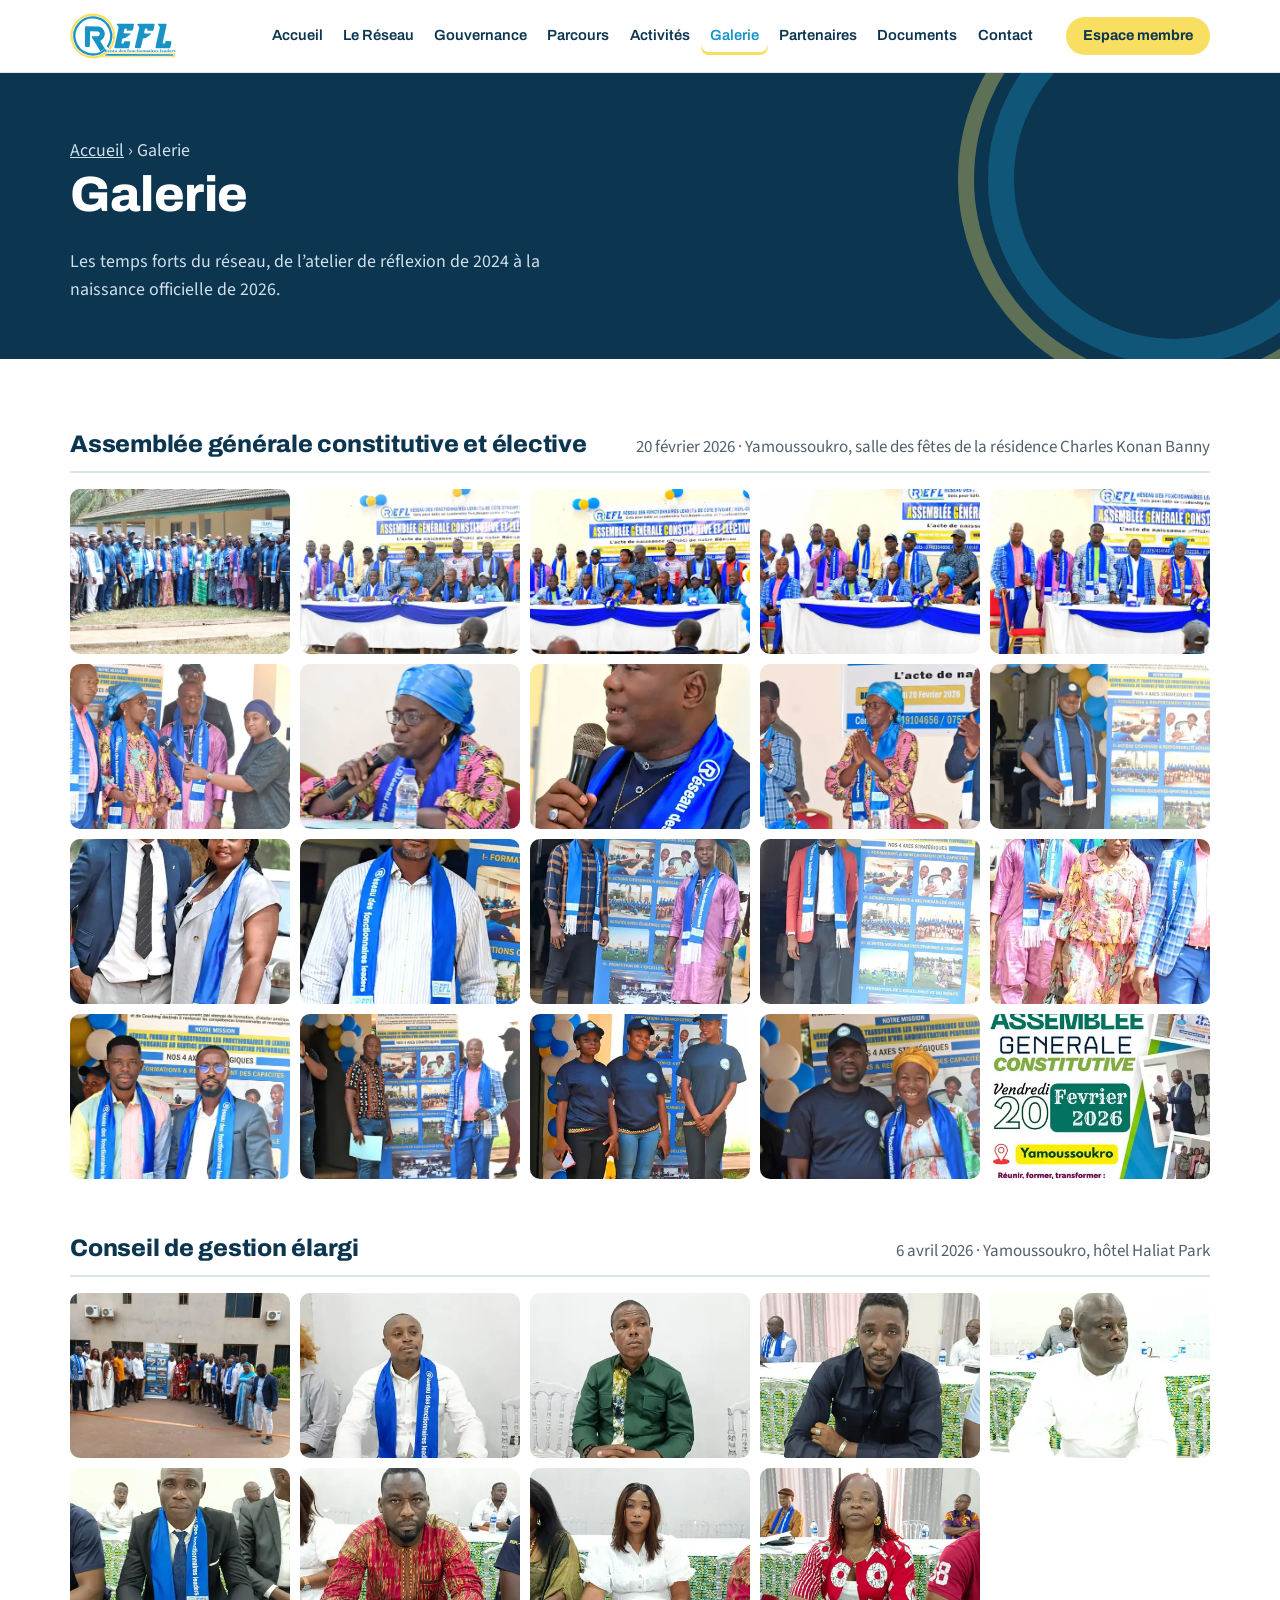
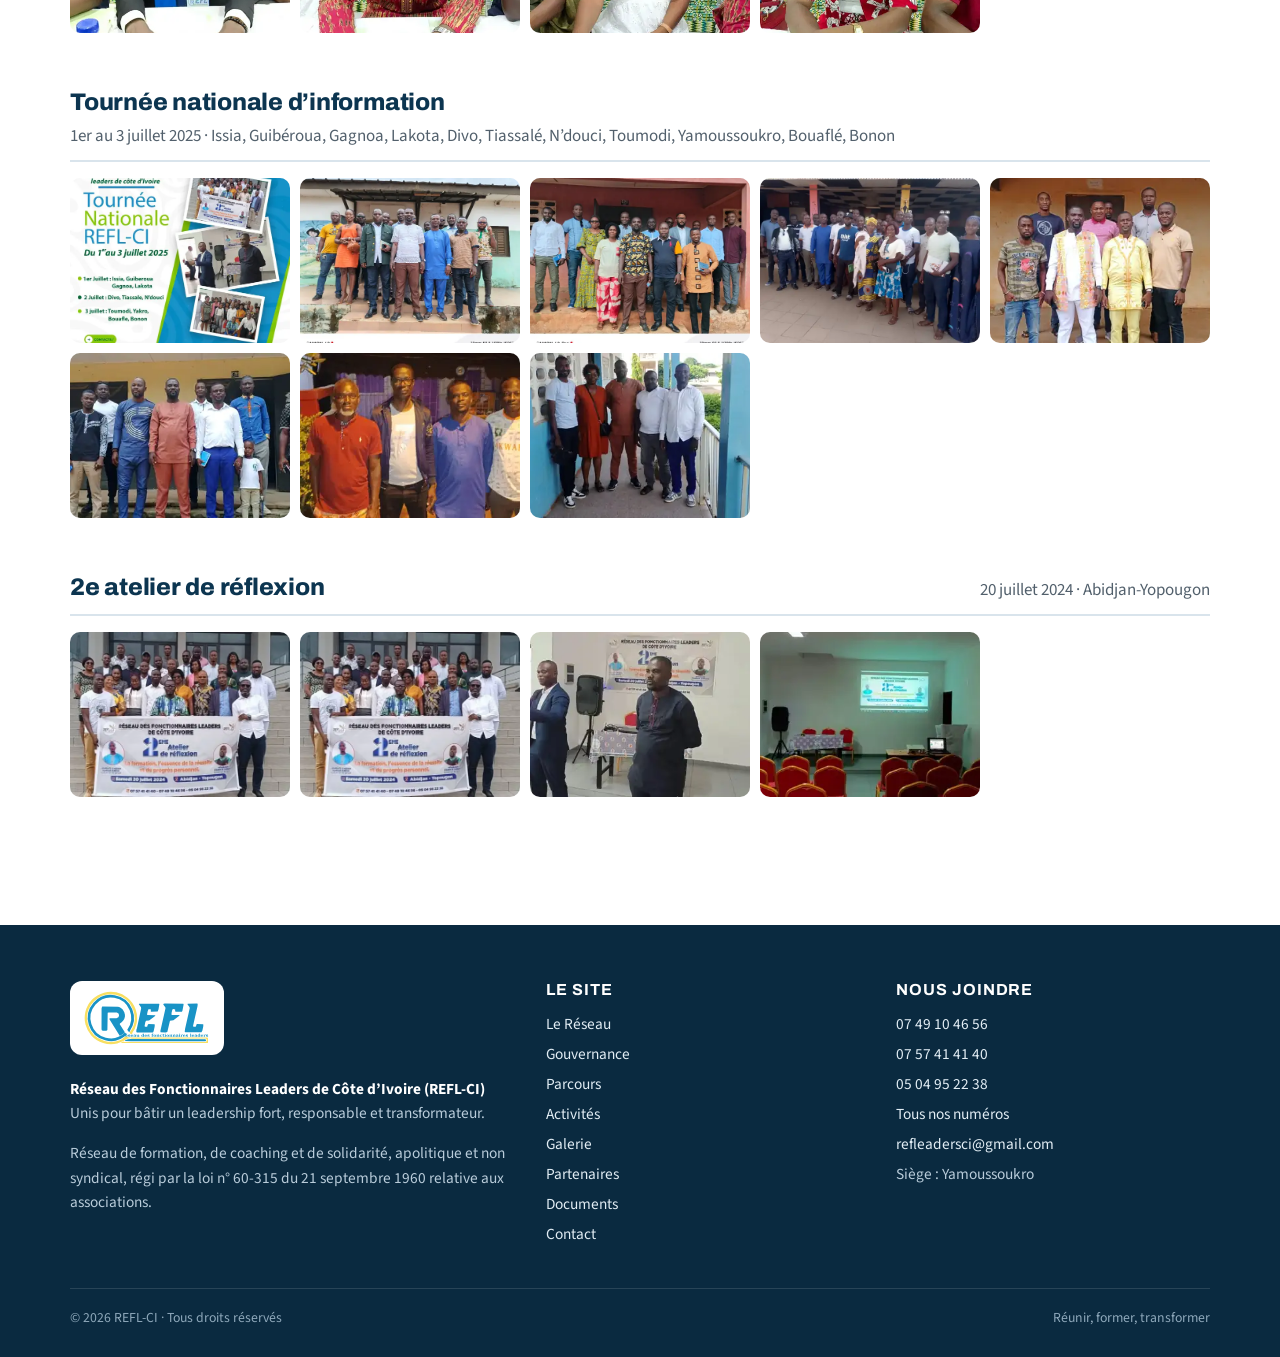
<file: galerie.html>
<!doctype html>
<html lang="fr">
<head>
<meta charset="utf-8">
<meta name="viewport" content="width=device-width, initial-scale=1">
<title>Galerie · REFL-CI</title>
<meta name="description" content="Photos du REFL-CI : assemblée générale constitutive, conseil de gestion élargi, tournée nationale et ateliers de réflexion.">
<meta name="theme-color" content="#0C3550">
<meta property="og:title" content="Galerie · REFL-CI">
<meta property="og:description" content="Photos du REFL-CI : assemblée générale constitutive, conseil de gestion élargi, tournée nationale et ateliers de réflexion.">
<meta property="og:type" content="website">
<meta property="og:locale" content="fr_CI">
<meta property="og:image" content="assets/img/galerie/ag-01.webp">
<link rel="icon" href="assets/img/favicon.svg" type="image/svg+xml">
<link rel="preconnect" href="https://fonts.googleapis.com">
<link rel="preconnect" href="https://fonts.gstatic.com" crossorigin>
<link rel="stylesheet" href="https://fonts.googleapis.com/css2?family=Archivo:ital,wght@0,500;0,600;0,700;0,800;1,800&family=Source+Sans+3:wght@400;600;700&display=swap">
<link rel="stylesheet" href="assets/css/style.css">
</head>
<body>
<a class="skip" href="#contenu">Aller au contenu</a>
<header class="entete">
  <div class="wrap">
    <a class="marque" href="index.html" aria-label="REFL-CI, retour à l’accueil"><img src="assets/img/logo-refl.svg" alt="REFL, Réseau des fonctionnaires leaders" width="134" height="58"></a>
    <button class="burger" type="button" aria-label="Ouvrir le menu" aria-expanded="false" aria-controls="menu"><span></span><span></span><span></span></button>
    <nav class="nav" id="menu" aria-label="Navigation principale">
      <ul><li><a href="index.html">Accueil</a></li><li><a href="reseau.html">Le Réseau</a></li><li><a href="gouvernance.html">Gouvernance</a></li><li><a href="parcours.html">Parcours</a></li><li><a href="activites.html">Activités</a></li><li><a href="galerie.html" aria-current="page">Galerie</a></li><li><a href="partenaires.html">Partenaires</a></li><li><a href="documents.html">Documents</a></li><li><a href="contact.html">Contact</a></li><li class="nav-cta"><a class="btn btn-jaune" href="contact.html#bientot-info" data-app="espace">Espace membre</a></li></ul>
    </nav>
    <a class="btn btn-jaune btn-petit btn-entete" href="contact.html#bientot-info" data-app="espace">Espace membre</a>
  </div>
</header>
<main id="contenu">
<section class="page-tete"><div class="wrap"><p class="fil"><a href="index.html">Accueil</a> › Galerie</p><h1>Galerie</h1><p>Les temps forts du réseau, de l’atelier de réflexion de 2024 à la naissance officielle de 2026.</p></div></section>

<section><div class="wrap"><div class="album" id="ag"><div class="album-tete"><h2>Assemblée générale constitutive et élective</h2><p>20 février 2026 · Yamoussoukro, salle des fêtes de la résidence Charles Konan Banny</p></div><div class="galerie"><a href="assets/img/galerie/ag-01.webp" data-grand="assets/img/galerie/ag-01.webp"><img src="assets/img/galerie/ag-01-t.webp" alt="Photo de famille des participants à l’assemblée générale constitutive" loading="lazy" width="560" height="420"></a><a href="assets/img/galerie/ag-02.webp" data-grand="assets/img/galerie/ag-02.webp"><img src="assets/img/galerie/ag-02-t.webp" alt="La table officielle de l’assemblée générale constitutive" loading="lazy" width="560" height="420"></a><a href="assets/img/galerie/ag-03.webp" data-grand="assets/img/galerie/ag-03.webp"><img src="assets/img/galerie/ag-03-t.webp" alt="Les membres du bureau devant la banderole de l’assemblée générale" loading="lazy" width="560" height="420"></a><a href="assets/img/galerie/ag-04.webp" data-grand="assets/img/galerie/ag-04.webp"><img src="assets/img/galerie/ag-04-t.webp" alt="Interview d’un participant" loading="lazy" width="560" height="420"></a><a href="assets/img/galerie/ag-05.webp" data-grand="assets/img/galerie/ag-05.webp"><img src="assets/img/galerie/ag-05-t.webp" alt="La table officielle et les membres élus" loading="lazy" width="560" height="420"></a><a href="assets/img/galerie/ag-06.webp" data-grand="assets/img/galerie/ag-06.webp"><img src="assets/img/galerie/ag-06-t.webp" alt="Les participants interviewés par la presse" loading="lazy" width="560" height="420"></a><a href="assets/img/galerie/ag-07.webp" data-grand="assets/img/galerie/ag-07.webp"><img src="assets/img/galerie/ag-07-t.webp" alt="Une participante prend la parole" loading="lazy" width="560" height="420"></a><a href="assets/img/galerie/ag-08.webp" data-grand="assets/img/galerie/ag-08.webp"><img src="assets/img/galerie/ag-08-t.webp" alt="Un participant prend la parole" loading="lazy" width="560" height="420"></a><a href="assets/img/galerie/ag-09.webp" data-grand="assets/img/galerie/ag-09.webp"><img src="assets/img/galerie/ag-09-t.webp" alt="Applaudissements dans la salle" loading="lazy" width="560" height="420"></a><a href="assets/img/galerie/ag-10.webp" data-grand="assets/img/galerie/ag-10.webp"><img src="assets/img/galerie/ag-10-t.webp" alt="Un membre devant le roll-up des 4 axes stratégiques" loading="lazy" width="560" height="420"></a><a href="assets/img/galerie/ag-11.webp" data-grand="assets/img/galerie/ag-11.webp"><img src="assets/img/galerie/ag-11-t.webp" alt="Deux participants à l’assemblée générale" loading="lazy" width="560" height="420"></a><a href="assets/img/galerie/ag-12.webp" data-grand="assets/img/galerie/ag-12.webp"><img src="assets/img/galerie/ag-12-t.webp" alt="Un participant devant le roll-up du REFL-CI" loading="lazy" width="560" height="420"></a><a href="assets/img/galerie/ag-13.webp" data-grand="assets/img/galerie/ag-13.webp"><img src="assets/img/galerie/ag-13-t.webp" alt="Deux membres devant le roll-up du réseau" loading="lazy" width="560" height="420"></a><a href="assets/img/galerie/ag-14.webp" data-grand="assets/img/galerie/ag-14.webp"><img src="assets/img/galerie/ag-14-t.webp" alt="Un membre devant le roll-up du réseau" loading="lazy" width="560" height="420"></a><a href="assets/img/galerie/ag-15.webp" data-grand="assets/img/galerie/ag-15.webp"><img src="assets/img/galerie/ag-15-t.webp" alt="Arrivée des participants" loading="lazy" width="560" height="420"></a><a href="assets/img/galerie/ag-16.webp" data-grand="assets/img/galerie/ag-16.webp"><img src="assets/img/galerie/ag-16-t.webp" alt="Deux membres devant le roll-up du réseau" loading="lazy" width="560" height="420"></a><a href="assets/img/galerie/ag-17.webp" data-grand="assets/img/galerie/ag-17.webp"><img src="assets/img/galerie/ag-17-t.webp" alt="Des participants devant le roll-up du réseau" loading="lazy" width="560" height="420"></a><a href="assets/img/galerie/ag-18.webp" data-grand="assets/img/galerie/ag-18.webp"><img src="assets/img/galerie/ag-18-t.webp" alt="L’équipe d’accueil de l’assemblée générale" loading="lazy" width="560" height="420"></a><a href="assets/img/galerie/ag-19.webp" data-grand="assets/img/galerie/ag-19.webp"><img src="assets/img/galerie/ag-19-t.webp" alt="Deux participants devant le roll-up" loading="lazy" width="560" height="420"></a><a href="assets/img/galerie/ag-20.webp" data-grand="assets/img/galerie/ag-20.webp"><img src="assets/img/galerie/ag-20-t.webp" alt="L’affiche officielle de l’assemblée générale constitutive" loading="lazy" width="560" height="420"></a></div></div><div class="album" id="cge"><div class="album-tete"><h2>Conseil de gestion élargi</h2><p>6 avril 2026 · Yamoussoukro, hôtel Haliat Park</p></div><div class="galerie"><a href="assets/img/galerie/cge-01.webp" data-grand="assets/img/galerie/cge-01.webp"><img src="assets/img/galerie/cge-01-t.webp" alt="Photo de famille des membres des organes" loading="lazy" width="560" height="420"></a><a href="assets/img/galerie/cge-02.webp" data-grand="assets/img/galerie/cge-02.webp"><img src="assets/img/galerie/cge-02-t.webp" alt="Un membre des organes en séance" loading="lazy" width="560" height="420"></a><a href="assets/img/galerie/cge-03.webp" data-grand="assets/img/galerie/cge-03.webp"><img src="assets/img/galerie/cge-03-t.webp" alt="Un membre des organes en séance" loading="lazy" width="560" height="420"></a><a href="assets/img/galerie/cge-04.webp" data-grand="assets/img/galerie/cge-04.webp"><img src="assets/img/galerie/cge-04-t.webp" alt="Un membre des organes en séance" loading="lazy" width="560" height="420"></a><a href="assets/img/galerie/cge-05.webp" data-grand="assets/img/galerie/cge-05.webp"><img src="assets/img/galerie/cge-05-t.webp" alt="Un membre des organes en séance" loading="lazy" width="560" height="420"></a><a href="assets/img/galerie/cge-06.webp" data-grand="assets/img/galerie/cge-06.webp"><img src="assets/img/galerie/cge-06-t.webp" alt="Un membre des organes en séance" loading="lazy" width="560" height="420"></a><a href="assets/img/galerie/cge-07.webp" data-grand="assets/img/galerie/cge-07.webp"><img src="assets/img/galerie/cge-07-t.webp" alt="Un membre des organes en séance" loading="lazy" width="560" height="420"></a><a href="assets/img/galerie/cge-08.webp" data-grand="assets/img/galerie/cge-08.webp"><img src="assets/img/galerie/cge-08-t.webp" alt="Une membre des organes en séance" loading="lazy" width="560" height="420"></a><a href="assets/img/galerie/cge-09.webp" data-grand="assets/img/galerie/cge-09.webp"><img src="assets/img/galerie/cge-09-t.webp" alt="Une membre des organes en séance" loading="lazy" width="560" height="420"></a></div></div><div class="album" id="tournee"><div class="album-tete"><h2>Tournée nationale d’information</h2><p>1er au 3 juillet 2025 · Issia, Guibéroua, Gagnoa, Lakota, Divo, Tiassalé, N’douci, Toumodi, Yamoussoukro, Bouaflé, Bonon</p></div><div class="galerie"><a href="assets/img/galerie/tournee-01.webp" data-grand="assets/img/galerie/tournee-01.webp"><img src="assets/img/galerie/tournee-01-t.webp" alt="L’affiche de la tournée nationale du REFL-CI" loading="lazy" width="560" height="420"></a><a href="assets/img/galerie/tournee-02.webp" data-grand="assets/img/galerie/tournee-02.webp"><img src="assets/img/galerie/tournee-02-t.webp" alt="Rencontre avec les fonctionnaires lors de la tournée" loading="lazy" width="560" height="420"></a><a href="assets/img/galerie/tournee-03.webp" data-grand="assets/img/galerie/tournee-03.webp"><img src="assets/img/galerie/tournee-03-t.webp" alt="Rencontre avec les fonctionnaires lors de la tournée" loading="lazy" width="560" height="420"></a><a href="assets/img/galerie/tournee-04.webp" data-grand="assets/img/galerie/tournee-04.webp"><img src="assets/img/galerie/tournee-04-t.webp" alt="Rencontre avec les fonctionnaires lors de la tournée" loading="lazy" width="560" height="420"></a><a href="assets/img/galerie/tournee-05.webp" data-grand="assets/img/galerie/tournee-05.webp"><img src="assets/img/galerie/tournee-05-t.webp" alt="Rencontre avec les fonctionnaires lors de la tournée" loading="lazy" width="560" height="420"></a><a href="assets/img/galerie/tournee-06.webp" data-grand="assets/img/galerie/tournee-06.webp"><img src="assets/img/galerie/tournee-06-t.webp" alt="Rencontre avec les fonctionnaires lors de la tournée" loading="lazy" width="560" height="420"></a><a href="assets/img/galerie/tournee-07.webp" data-grand="assets/img/galerie/tournee-07.webp"><img src="assets/img/galerie/tournee-07-t.webp" alt="Rencontre en soirée lors de la tournée" loading="lazy" width="560" height="420"></a><a href="assets/img/galerie/tournee-08.webp" data-grand="assets/img/galerie/tournee-08.webp"><img src="assets/img/galerie/tournee-08-t.webp" alt="Rencontre avec les fonctionnaires lors de la tournée" loading="lazy" width="560" height="420"></a></div></div><div class="album" id="atelier"><div class="album-tete"><h2>2e atelier de réflexion</h2><p>20 juillet 2024 · Abidjan-Yopougon</p></div><div class="galerie"><a href="assets/img/galerie/atelier-01.webp" data-grand="assets/img/galerie/atelier-01.webp"><img src="assets/img/galerie/atelier-01-t.webp" alt="Photo de famille du 2e atelier de réflexion" loading="lazy" width="560" height="420"></a><a href="assets/img/galerie/atelier-02.webp" data-grand="assets/img/galerie/atelier-02.webp"><img src="assets/img/galerie/atelier-02-t.webp" alt="Les participants autour de la banderole du 2e atelier" loading="lazy" width="560" height="420"></a><a href="assets/img/galerie/atelier-03.webp" data-grand="assets/img/galerie/atelier-03.webp"><img src="assets/img/galerie/atelier-03-t.webp" alt="Une intervention pendant l’atelier" loading="lazy" width="560" height="420"></a><a href="assets/img/galerie/atelier-04.webp" data-grand="assets/img/galerie/atelier-04.webp"><img src="assets/img/galerie/atelier-04-t.webp" alt="La salle de l’atelier" loading="lazy" width="560" height="420"></a></div></div></div></section>
</main>
<footer class="pied">
  <div class="wrap">
    <div class="pied-grille">
      <div>
        <a class="logo-pied" href="index.html"><img src="assets/img/logo-refl.svg" alt="REFL, Réseau des fonctionnaires leaders" width="125" height="54" loading="lazy"></a>
        <p><b style="color:#fff">Réseau des Fonctionnaires Leaders de Côte d’Ivoire (REFL-CI)</b><br>Unis pour bâtir un leadership fort, responsable et transformateur.</p>
        <p>Réseau de formation, de coaching et de solidarité, apolitique et non syndical, régi par la loi n° 60-315 du 21 septembre 1960 relative aux associations.</p>
      </div>
      <div>
        <h3>Le site</h3>
        <ul><li><a href="reseau.html">Le Réseau</a></li><li><a href="gouvernance.html">Gouvernance</a></li><li><a href="parcours.html">Parcours</a></li><li><a href="activites.html">Activités</a></li><li><a href="galerie.html">Galerie</a></li><li><a href="partenaires.html">Partenaires</a></li><li><a href="documents.html">Documents</a></li><li><a href="contact.html">Contact</a></li></ul>
      </div>
      <div>
        <h3>Nous joindre</h3>
        <ul><li><a href="tel:+2250749104656">07 49 10 46 56</a></li><li><a href="tel:+2250757414140">07 57 41 41 40</a></li><li><a href="tel:+2250504952238">05 04 95 22 38</a></li><li><a href="contact.html">Tous nos numéros</a></li><li><a href="mailto:refleadersci@gmail.com">refleadersci@gmail.com</a></li><li>Siège : Yamoussoukro</li></ul>
      </div>
    </div>
    <div class="pied-bas"><span>© 2026 REFL-CI · Tous droits réservés</span><span>Réunir, former, transformer</span></div>
  </div>
</footer>
<dialog class="bientot" id="bientot" aria-labelledby="bientot-titre">
  <div class="bientot-tete"><span class="surtitre" style="color:var(--jaune)">Bientôt disponible</span><h2 id="bientot-titre" data-titre>Adhérer au REFL-CI</h2></div>
  <div class="bientot-corps">
    <p>L’espace en ligne du REFL-CI (adhésion, consultation de ses informations, carte de membre) est en cours de préparation.</p>
    <p class="mb-0">En attendant, contactez le réseau&nbsp;: <a href="tel:+2250749104656"><b>07 49 10 46 56</b></a> · <a href="tel:+2250757414140"><b>07 57 41 41 40</b></a></p>
    <div class="actions">
      <a class="btn btn-bleu btn-petit" href="https://wa.me/2250749104656" target="_blank" rel="noopener">Écrire sur WhatsApp</a>
      <a class="btn btn-contour btn-petit" href="contact.html">Tous les contacts</a>
      <button class="btn btn-contour btn-petit" type="button" data-fermer>Fermer</button>
    </div>
  </div>
</dialog>
<script src="assets/js/main.js" defer></script>
</body>
</html>
</file>
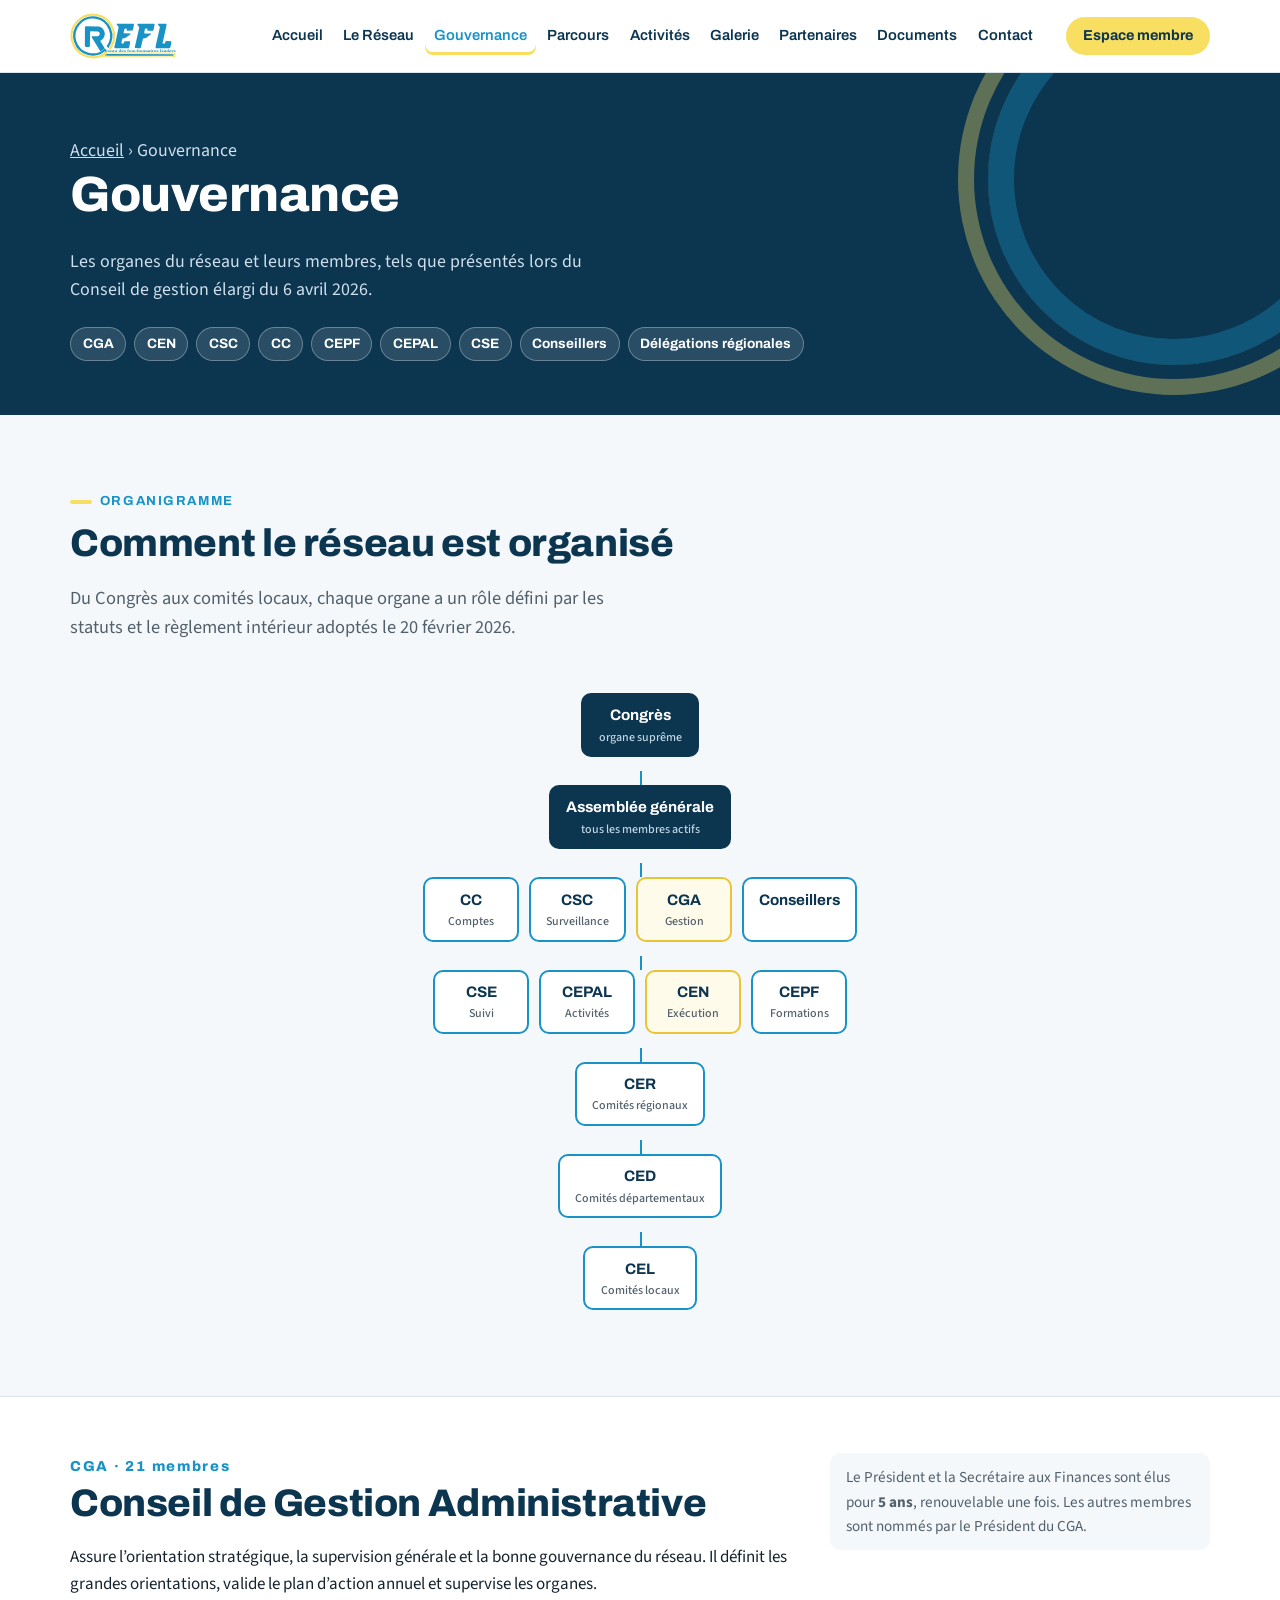
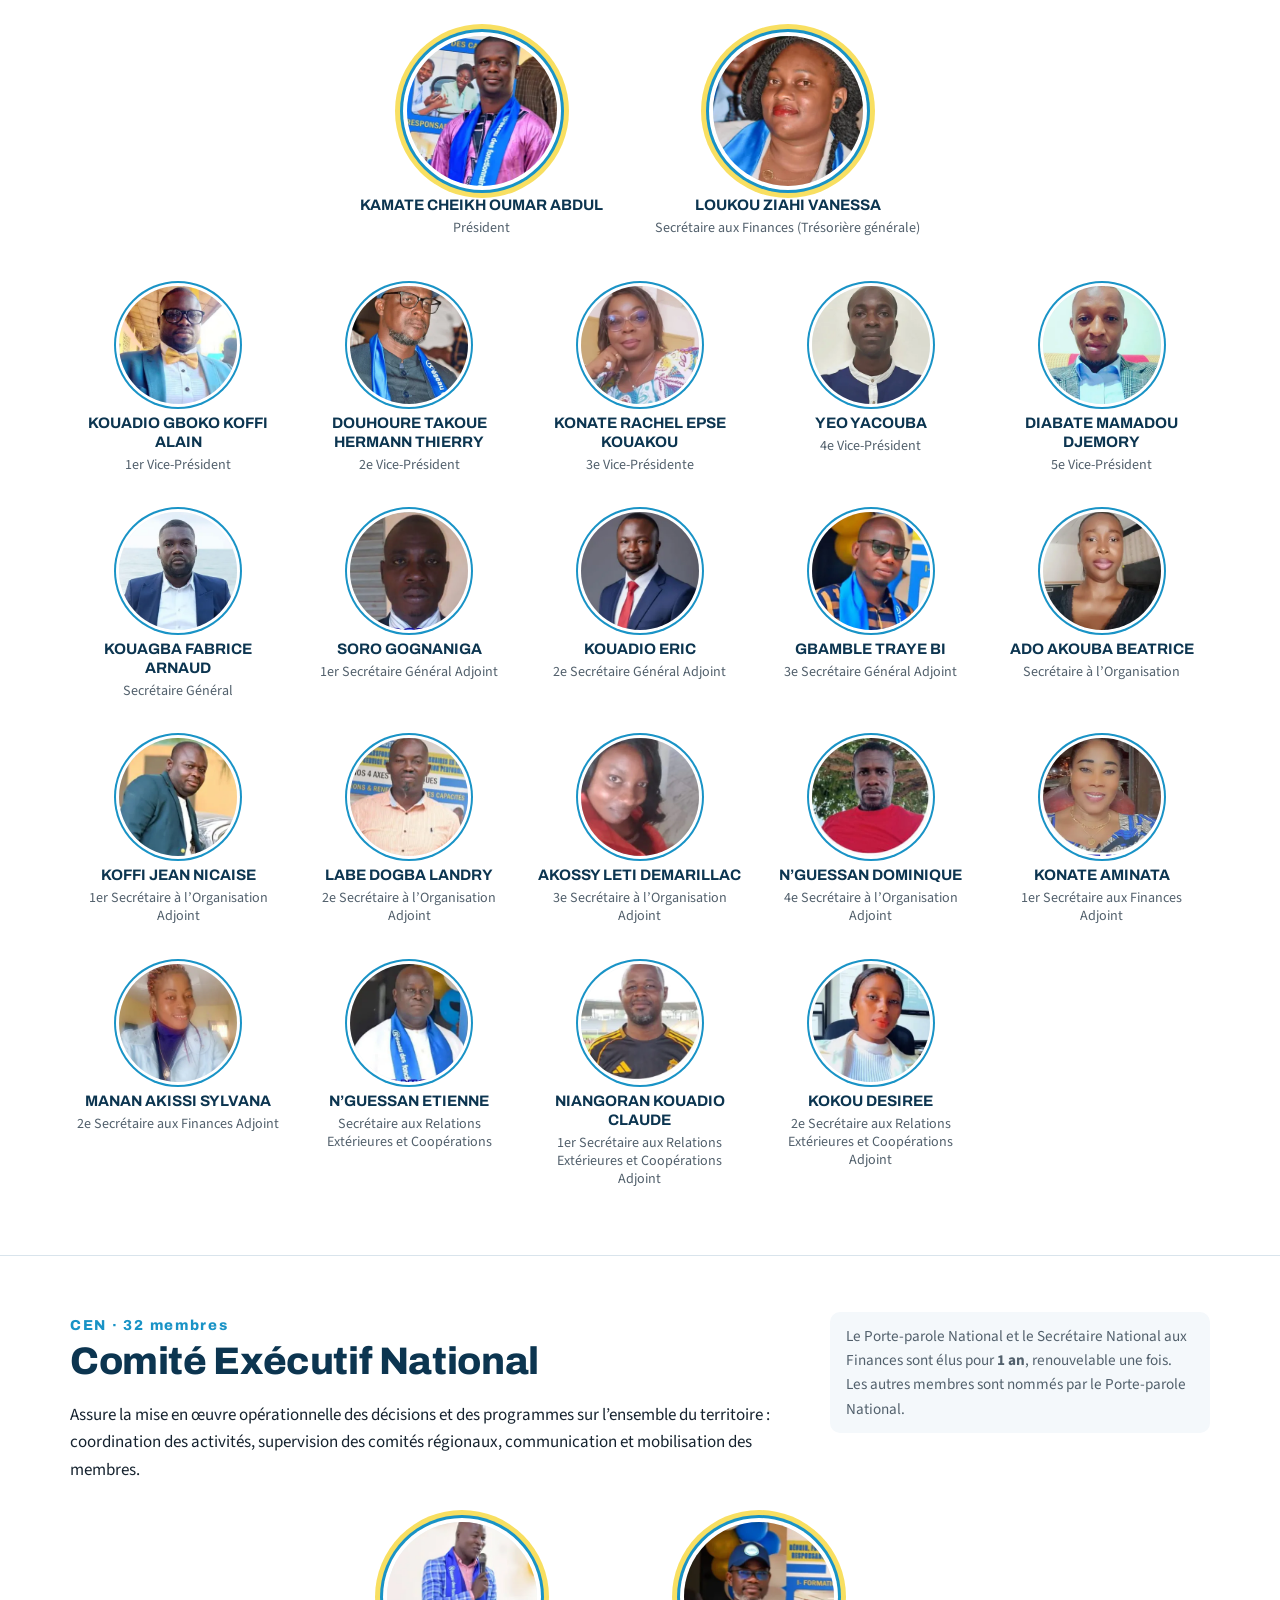
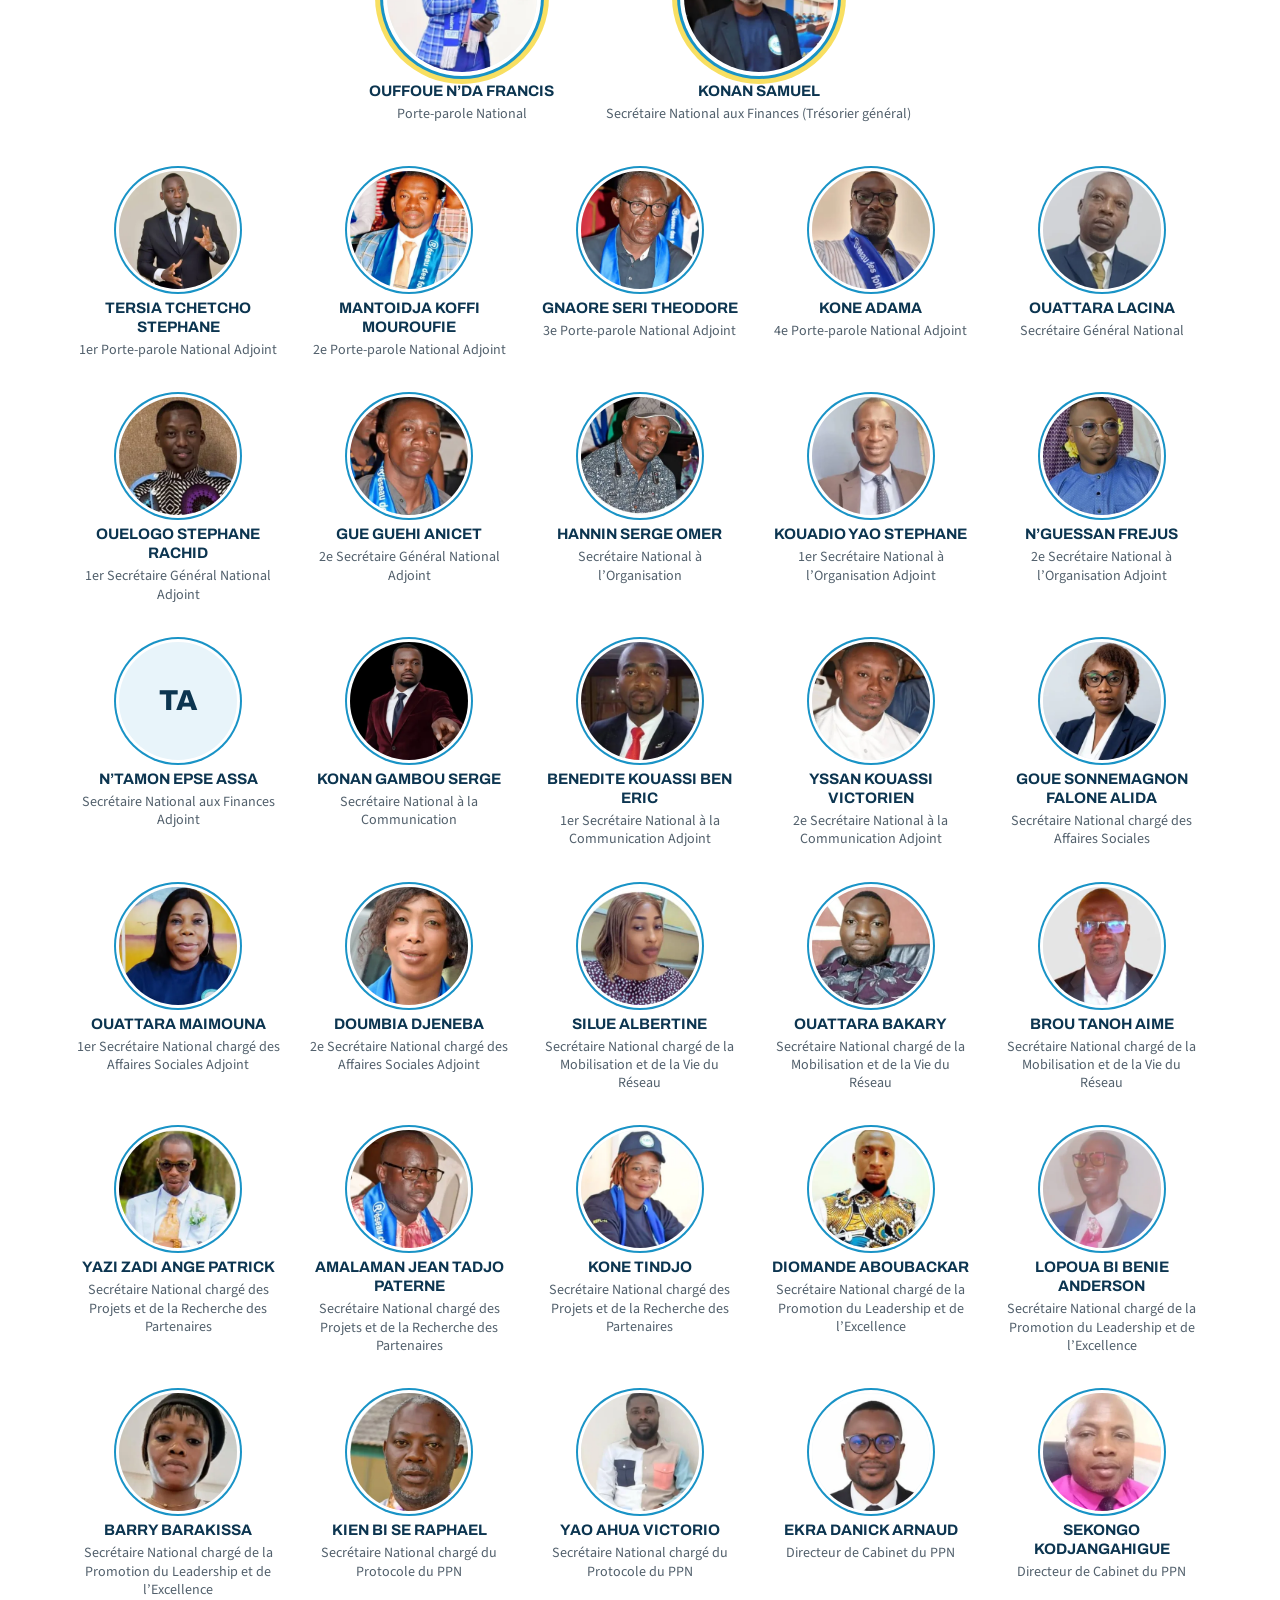
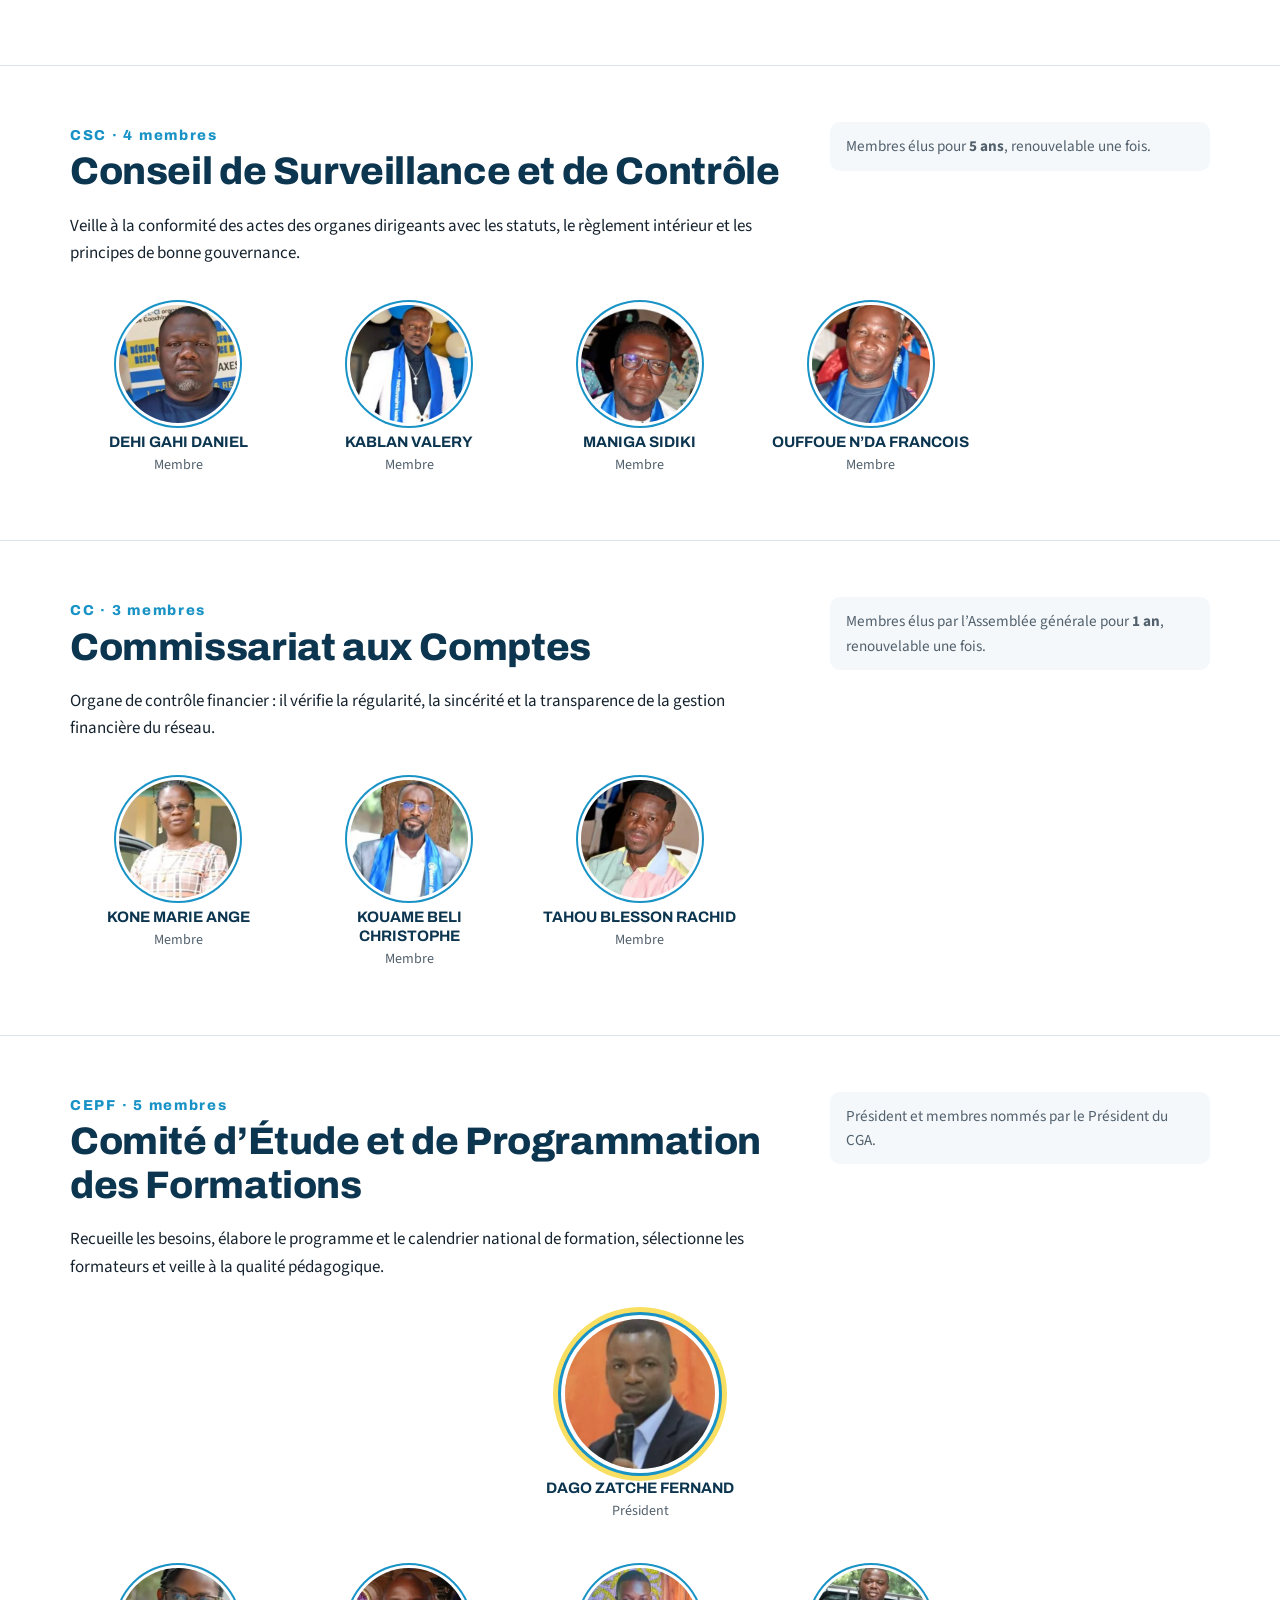
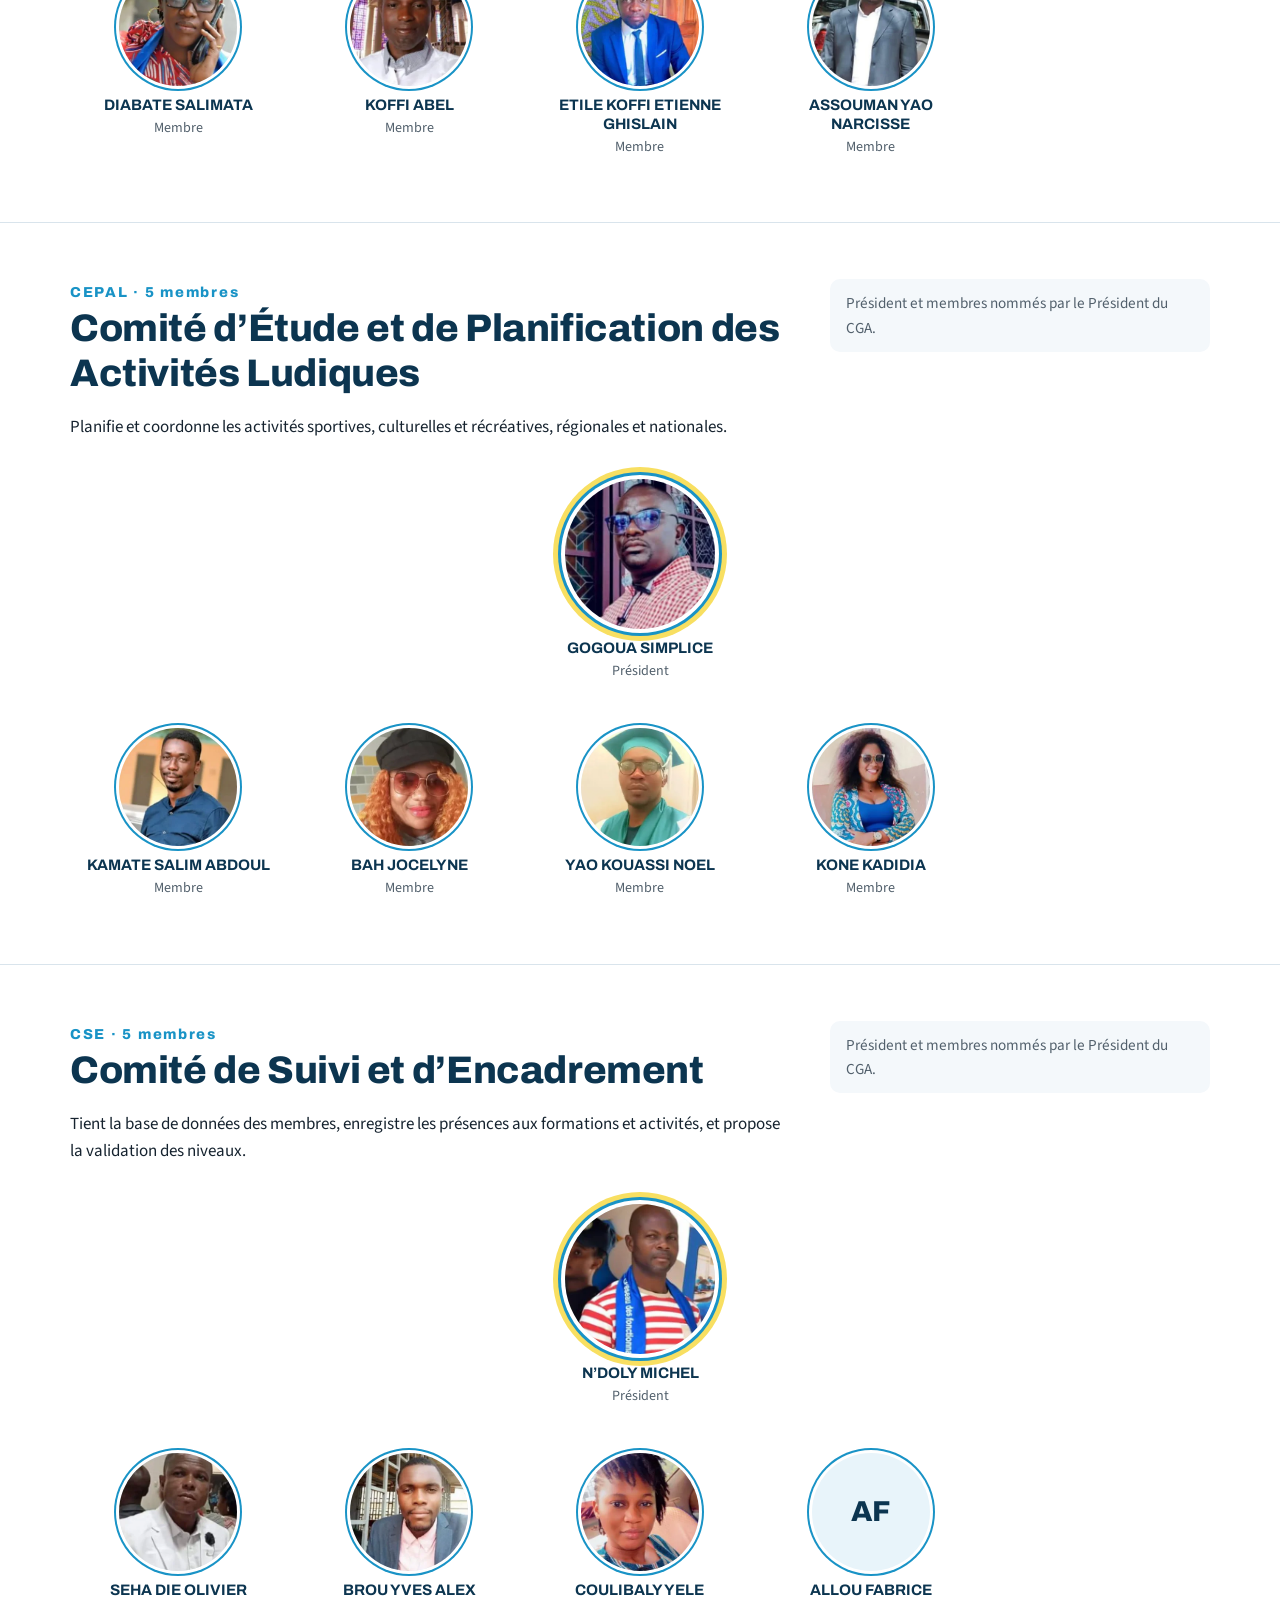
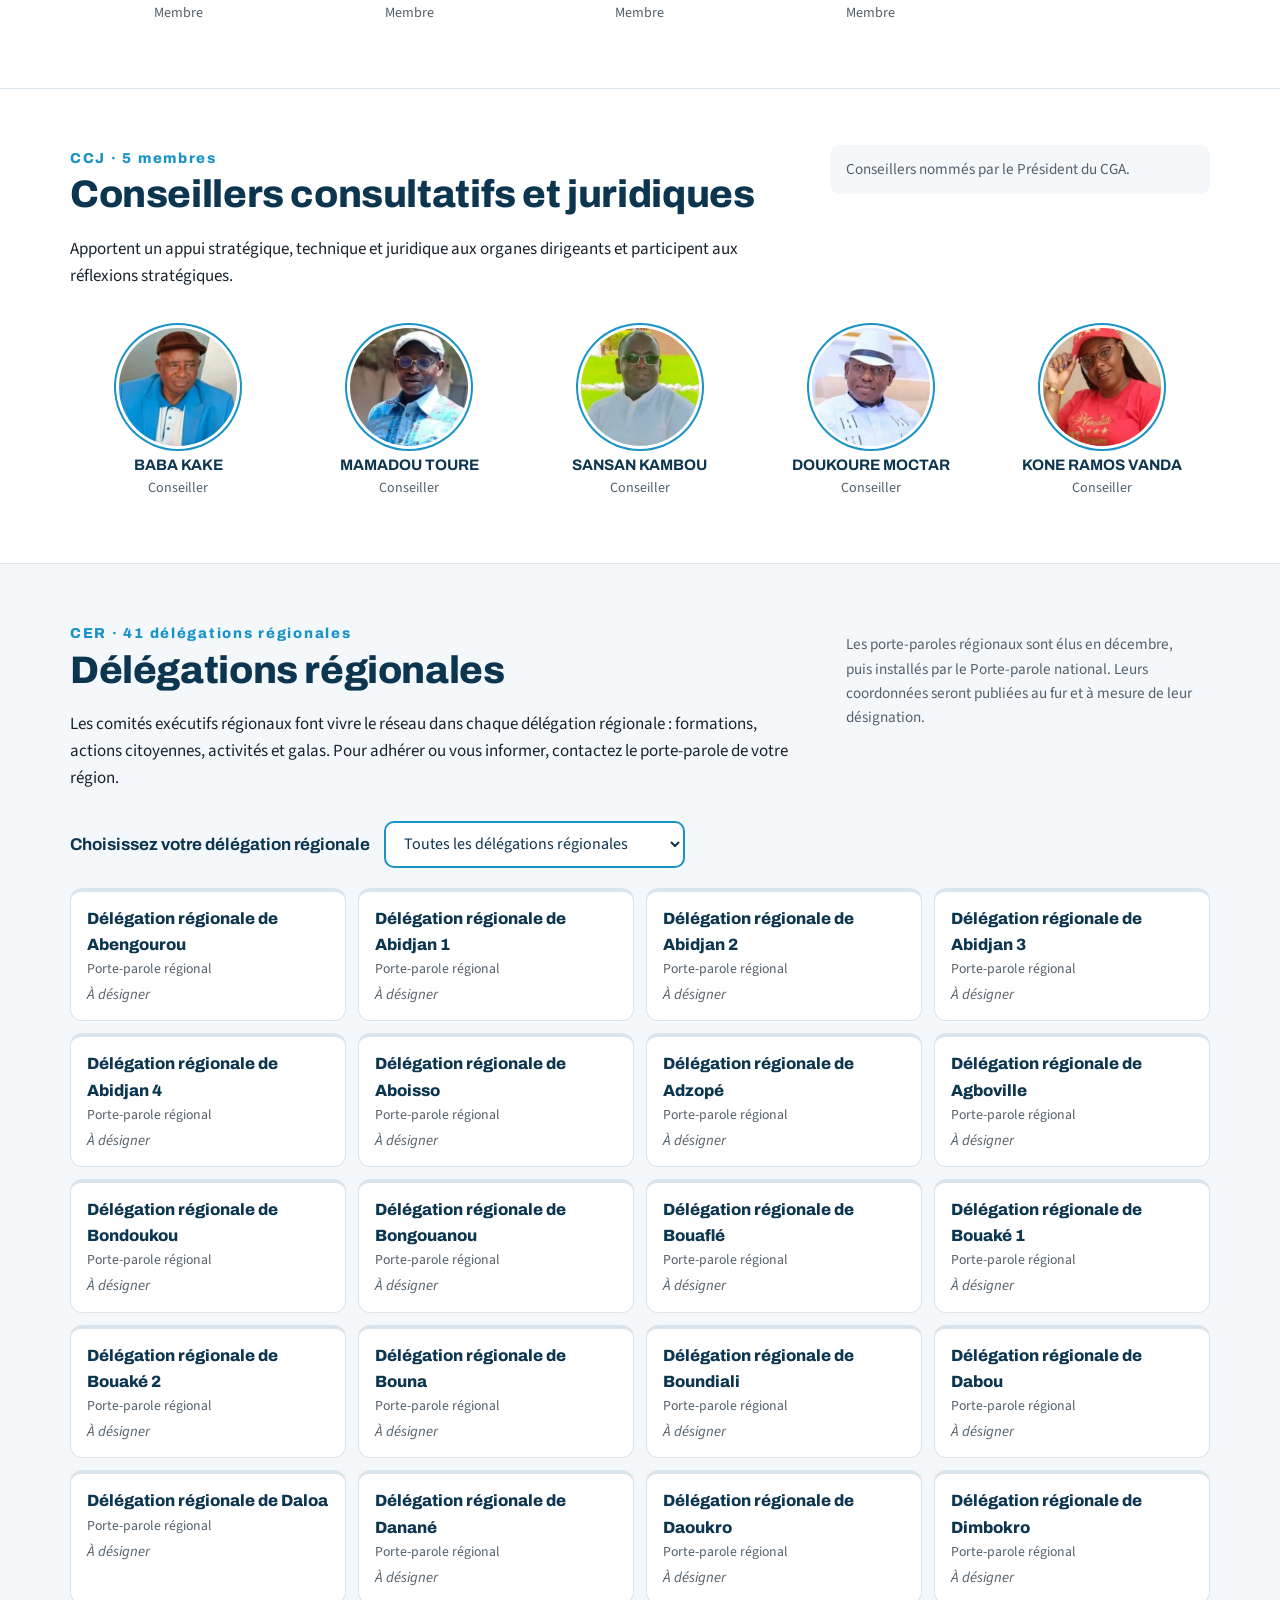
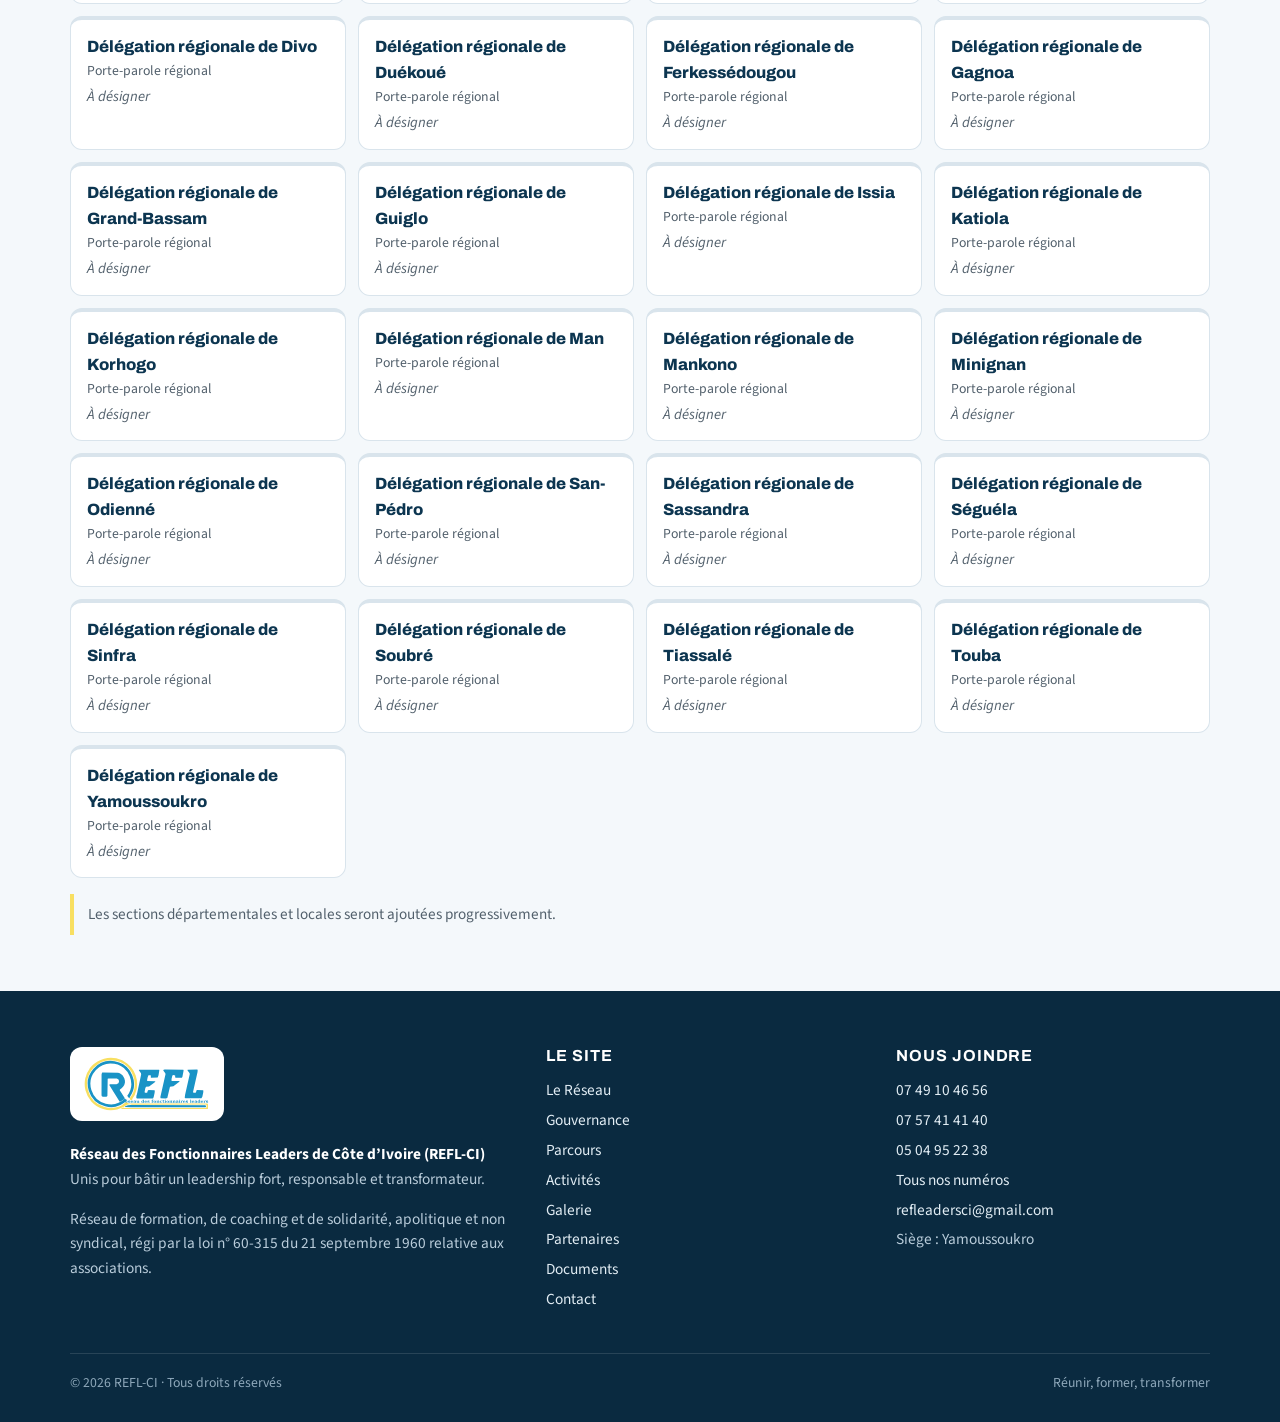
<file: gouvernance.html>
<!doctype html>
<html lang="fr">
<head>
<meta charset="utf-8">
<meta name="viewport" content="width=device-width, initial-scale=1">
<title>Gouvernance · REFL-CI</title>
<meta name="description" content="Organigramme et membres des organes du REFL-CI : CGA, CEN, CSC, Commissariat aux comptes, CEPF, CEPAL, CSE et conseillers.">
<meta name="theme-color" content="#0C3550">
<meta property="og:title" content="Gouvernance · REFL-CI">
<meta property="og:description" content="Organigramme et membres des organes du REFL-CI : CGA, CEN, CSC, Commissariat aux comptes, CEPF, CEPAL, CSE et conseillers.">
<meta property="og:type" content="website">
<meta property="og:locale" content="fr_CI">
<meta property="og:image" content="assets/img/galerie/ag-01.webp">
<link rel="icon" href="assets/img/favicon.svg" type="image/svg+xml">
<link rel="preconnect" href="https://fonts.googleapis.com">
<link rel="preconnect" href="https://fonts.gstatic.com" crossorigin>
<link rel="stylesheet" href="https://fonts.googleapis.com/css2?family=Archivo:ital,wght@0,500;0,600;0,700;0,800;1,800&family=Source+Sans+3:wght@400;600;700&display=swap">
<link rel="stylesheet" href="assets/css/style.css">
</head>
<body>
<a class="skip" href="#contenu">Aller au contenu</a>
<header class="entete">
  <div class="wrap">
    <a class="marque" href="index.html" aria-label="REFL-CI, retour à l’accueil"><img src="assets/img/logo-refl.svg" alt="REFL, Réseau des fonctionnaires leaders" width="134" height="58"></a>
    <button class="burger" type="button" aria-label="Ouvrir le menu" aria-expanded="false" aria-controls="menu"><span></span><span></span><span></span></button>
    <nav class="nav" id="menu" aria-label="Navigation principale">
      <ul><li><a href="index.html">Accueil</a></li><li><a href="reseau.html">Le Réseau</a></li><li><a href="gouvernance.html" aria-current="page">Gouvernance</a></li><li><a href="parcours.html">Parcours</a></li><li><a href="activites.html">Activités</a></li><li><a href="galerie.html">Galerie</a></li><li><a href="partenaires.html">Partenaires</a></li><li><a href="documents.html">Documents</a></li><li><a href="contact.html">Contact</a></li><li class="nav-cta"><a class="btn btn-jaune" href="contact.html#bientot-info" data-app="espace">Espace membre</a></li></ul>
    </nav>
    <a class="btn btn-jaune btn-petit btn-entete" href="contact.html#bientot-info" data-app="espace">Espace membre</a>
  </div>
</header>
<main id="contenu">
<section class="page-tete"><div class="wrap"><p class="fil"><a href="index.html">Accueil</a> › Gouvernance</p><h1>Gouvernance</h1><p>Les organes du réseau et leurs membres, tels que présentés lors du Conseil de gestion élargi du 6 avril 2026.</p><nav class="sommaire" aria-label="Accès rapide aux organes"><a href="#cga">CGA</a><a href="#cen">CEN</a><a href="#csc">CSC</a><a href="#cc">CC</a><a href="#cepf">CEPF</a><a href="#cepal">CEPAL</a><a href="#cse">CSE</a><a href="#conseillers">Conseillers</a><a href="#delegations">Délégations régionales</a></nav></div></section>

<section class="fond-doux">
  <div class="wrap">
    <div class="tete-section"><span class="surtitre">Organigramme</span><h2>Comment le réseau est organisé</h2>
    <p class="intro">Du Congrès aux comités locaux, chaque organe a un rôle défini par les statuts et le règlement intérieur adoptés le 20 février 2026.</p></div>
    <div class="organigramme" aria-label="Organigramme du REFL-CI">
<div class="org-ligne"><span class="org-noeud fort">Congrès<small>organe suprême</small></span></div>
<div class="org-ligne"><span class="org-noeud fort">Assemblée générale<small>tous les membres actifs</small></span></div>
<div class="org-ligne"><a class="org-noeud" href="#cc">CC<small>Comptes</small></a><a class="org-noeud" href="#csc">CSC<small>Surveillance</small></a><a class="org-noeud jaune" href="#cga">CGA<small>Gestion</small></a><a class="org-noeud" href="#conseillers">Conseillers</a></div>
<div class="org-ligne"><a class="org-noeud" href="#cse">CSE<small>Suivi</small></a><a class="org-noeud" href="#cepal">CEPAL<small>Activités</small></a><a class="org-noeud jaune" href="#cen">CEN<small>Exécution</small></a><a class="org-noeud" href="#cepf">CEPF<small>Formations</small></a></div>
<div class="org-ligne"><a class="org-noeud" href="#delegations">CER<small>Comités régionaux</small></a></div>
<div class="org-ligne"><span class="org-noeud">CED<small>Comités départementaux</small></span></div>
<div class="org-ligne"><span class="org-noeud">CEL<small>Comités locaux</small></span></div>
</div>
  </div>
</section>
<section class="organe" id="cga"><div class="wrap"><div class="organe-tete"><div><span class="sigle">CGA · 21 membres</span><h2>Conseil de Gestion Administrative</h2><p class="mb-0">Assure l’orientation stratégique, la supervision générale et la bonne gouvernance du réseau. Il définit les grandes orientations, valide le plan d’action annuel et supervise les organes.</p></div><div class="mandat">Le Président et la Secrétaire aux Finances sont élus pour <b>5 ans</b>, renouvelable une fois. Les autres membres sont nommés par le Président du CGA.</div></div><ul class="membres-tetes"><li class="membre tete"><div class="photo"><img src="assets/img/organes/kamate-cheikh-oumar.webp" alt="Portrait de Kamate Cheikh Oumar Abdul" width="160" height="160" loading="lazy"></div><div class="nom">KAMATE CHEIKH OUMAR ABDUL</div><div class="fonction">Président</div></li><li class="membre tete"><div class="photo"><img src="assets/img/organes/loukou-ziahi-vanessa.webp" alt="Portrait de Loukou Ziahi Vanessa" width="160" height="160" loading="lazy"></div><div class="nom">LOUKOU ZIAHI VANESSA</div><div class="fonction">Secrétaire aux Finances (Trésorière générale)</div></li></ul><ul class="membres"><li class="membre"><div class="photo"><img src="assets/img/organes/kouadio-gboko-koffi-alain.webp" alt="Portrait de Kouadio Gboko Koffi Alain" width="160" height="160" loading="lazy"></div><div class="nom">KOUADIO GBOKO KOFFI ALAIN</div><div class="fonction">1er Vice-Président</div></li><li class="membre"><div class="photo"><img src="assets/img/organes/douhoure-takoue-hermann.webp" alt="Portrait de Douhoure Takoue Hermann Thierry" width="160" height="160" loading="lazy"></div><div class="nom">DOUHOURE TAKOUE HERMANN THIERRY</div><div class="fonction">2e Vice-Président</div></li><li class="membre"><div class="photo"><img src="assets/img/organes/konate-rachel.webp" alt="Portrait de Konate Rachel Epse Kouakou" width="160" height="160" loading="lazy"></div><div class="nom">KONATE RACHEL EPSE KOUAKOU</div><div class="fonction">3e Vice-Présidente</div></li><li class="membre"><div class="photo"><img src="assets/img/organes/yeo-yacouba.webp" alt="Portrait de Yeo Yacouba" width="160" height="160" loading="lazy"></div><div class="nom">YEO YACOUBA</div><div class="fonction">4e Vice-Président</div></li><li class="membre"><div class="photo"><img src="assets/img/organes/diabate-mamadou-djemory.webp" alt="Portrait de Diabate Mamadou Djemory" width="160" height="160" loading="lazy"></div><div class="nom">DIABATE MAMADOU DJEMORY</div><div class="fonction">5e Vice-Président</div></li><li class="membre"><div class="photo"><img src="assets/img/organes/kouagba-fabrice-arnaud.webp" alt="Portrait de Kouagba Fabrice Arnaud" width="160" height="160" loading="lazy"></div><div class="nom">KOUAGBA FABRICE ARNAUD</div><div class="fonction">Secrétaire Général</div></li><li class="membre"><div class="photo"><img src="assets/img/organes/soro-gognaniga.webp" alt="Portrait de Soro Gognaniga" width="160" height="160" loading="lazy"></div><div class="nom">SORO GOGNANIGA</div><div class="fonction">1er Secrétaire Général Adjoint</div></li><li class="membre"><div class="photo"><img src="assets/img/organes/kouadio-eric.webp" alt="Portrait de Kouadio Eric" width="160" height="160" loading="lazy"></div><div class="nom">KOUADIO ERIC</div><div class="fonction">2e Secrétaire Général Adjoint</div></li><li class="membre"><div class="photo"><img src="assets/img/organes/gbamble-traye-bi.webp" alt="Portrait de Gbamble Traye Bi" width="160" height="160" loading="lazy"></div><div class="nom">GBAMBLE TRAYE BI</div><div class="fonction">3e Secrétaire Général Adjoint</div></li><li class="membre"><div class="photo"><img src="assets/img/organes/ado-akouba-beatrice.webp" alt="Portrait de Ado Akouba Beatrice" width="160" height="160" loading="lazy"></div><div class="nom">ADO AKOUBA BEATRICE</div><div class="fonction">Secrétaire à l’Organisation</div></li><li class="membre"><div class="photo"><img src="assets/img/organes/koffi-jean-nicaise.webp" alt="Portrait de Koffi Jean Nicaise" width="160" height="160" loading="lazy"></div><div class="nom">KOFFI JEAN NICAISE</div><div class="fonction">1er Secrétaire à l’Organisation Adjoint</div></li><li class="membre"><div class="photo"><img src="assets/img/organes/labe-dogba-landry.webp" alt="Portrait de Labe Dogba Landry" width="160" height="160" loading="lazy"></div><div class="nom">LABE DOGBA LANDRY</div><div class="fonction">2e Secrétaire à l’Organisation Adjoint</div></li><li class="membre"><div class="photo"><img src="assets/img/organes/akossy-leti-demarillac.webp" alt="Portrait de Akossy Leti Demarillac" width="160" height="160" loading="lazy"></div><div class="nom">AKOSSY LETI DEMARILLAC</div><div class="fonction">3e Secrétaire à l’Organisation Adjoint</div></li><li class="membre"><div class="photo"><img src="assets/img/organes/nguessan-dominique.webp" alt="Portrait de N’Guessan Dominique" width="160" height="160" loading="lazy"></div><div class="nom">N’GUESSAN DOMINIQUE</div><div class="fonction">4e Secrétaire à l’Organisation Adjoint</div></li><li class="membre"><div class="photo"><img src="assets/img/organes/konate-aminata.webp" alt="Portrait de Konate Aminata" width="160" height="160" loading="lazy"></div><div class="nom">KONATE AMINATA</div><div class="fonction">1er Secrétaire aux Finances Adjoint</div></li><li class="membre"><div class="photo"><img src="assets/img/organes/manan-akissi-sylvana.webp" alt="Portrait de Manan Akissi Sylvana" width="160" height="160" loading="lazy"></div><div class="nom">MANAN AKISSI SYLVANA</div><div class="fonction">2e Secrétaire aux Finances Adjoint</div></li><li class="membre"><div class="photo"><img src="assets/img/organes/nguessan-etienne.webp" alt="Portrait de N’Guessan Etienne" width="160" height="160" loading="lazy"></div><div class="nom">N’GUESSAN ETIENNE</div><div class="fonction">Secrétaire aux Relations Extérieures et Coopérations</div></li><li class="membre"><div class="photo"><img src="assets/img/organes/niangoran-kouadio-claude.webp" alt="Portrait de Niangoran Kouadio Claude" width="160" height="160" loading="lazy"></div><div class="nom">NIANGORAN KOUADIO CLAUDE</div><div class="fonction">1er Secrétaire aux Relations Extérieures et Coopérations Adjoint</div></li><li class="membre"><div class="photo"><img src="assets/img/organes/kokou-desiree.webp" alt="Portrait de Kokou Desiree" width="160" height="160" loading="lazy"></div><div class="nom">KOKOU DESIREE</div><div class="fonction">2e Secrétaire aux Relations Extérieures et Coopérations Adjoint</div></li></ul></div></section>
<section class="organe" id="cen"><div class="wrap"><div class="organe-tete"><div><span class="sigle">CEN · 32 membres</span><h2>Comité Exécutif National</h2><p class="mb-0">Assure la mise en œuvre opérationnelle des décisions et des programmes sur l’ensemble du territoire : coordination des activités, supervision des comités régionaux, communication et mobilisation des membres.</p></div><div class="mandat">Le Porte-parole National et le Secrétaire National aux Finances sont élus pour <b>1 an</b>, renouvelable une fois. Les autres membres sont nommés par le Porte-parole National.</div></div><ul class="membres-tetes"><li class="membre tete"><div class="photo"><img src="assets/img/organes/ouffoue-nda-francis.webp" alt="Portrait de Ouffoue N’Da Francis" width="160" height="160" loading="lazy"></div><div class="nom">OUFFOUE N’DA FRANCIS</div><div class="fonction">Porte-parole National</div></li><li class="membre tete"><div class="photo"><img src="assets/img/organes/konan-samuel.webp" alt="Portrait de Konan Samuel" width="160" height="160" loading="lazy"></div><div class="nom">KONAN SAMUEL</div><div class="fonction">Secrétaire National aux Finances (Trésorier général)</div></li></ul><ul class="membres"><li class="membre"><div class="photo"><img src="assets/img/organes/tersia-tchetcho-stephane.webp" alt="Portrait de Tersia Tchetcho Stephane" width="160" height="160" loading="lazy"></div><div class="nom">TERSIA TCHETCHO STEPHANE</div><div class="fonction">1er Porte-parole National Adjoint</div></li><li class="membre"><div class="photo"><img src="assets/img/organes/mantoidja-koffi-mouroufie.webp" alt="Portrait de Mantoidja Koffi Mouroufie" width="160" height="160" loading="lazy"></div><div class="nom">MANTOIDJA KOFFI MOUROUFIE</div><div class="fonction">2e Porte-parole National Adjoint</div></li><li class="membre"><div class="photo"><img src="assets/img/organes/gnaore-seri-theodore.webp" alt="Portrait de Gnaore Seri Theodore" width="160" height="160" loading="lazy"></div><div class="nom">GNAORE SERI THEODORE</div><div class="fonction">3e Porte-parole National Adjoint</div></li><li class="membre"><div class="photo"><img src="assets/img/organes/kone-adama.webp" alt="Portrait de Kone Adama" width="160" height="160" loading="lazy"></div><div class="nom">KONE ADAMA</div><div class="fonction">4e Porte-parole National Adjoint</div></li><li class="membre"><div class="photo"><img src="assets/img/organes/ouattara-lacina.webp" alt="Portrait de Ouattara Lacina" width="160" height="160" loading="lazy"></div><div class="nom">OUATTARA LACINA</div><div class="fonction">Secrétaire Général National</div></li><li class="membre"><div class="photo"><img src="assets/img/organes/ouelogo-stephane-rachid.webp" alt="Portrait de Ouelogo Stephane Rachid" width="160" height="160" loading="lazy"></div><div class="nom">OUELOGO STEPHANE RACHID</div><div class="fonction">1er Secrétaire Général National Adjoint</div></li><li class="membre"><div class="photo"><img src="assets/img/organes/gue-guehi-anicet.webp" alt="Portrait de Gue Guehi Anicet" width="160" height="160" loading="lazy"></div><div class="nom">GUE GUEHI ANICET</div><div class="fonction">2e Secrétaire Général National Adjoint</div></li><li class="membre"><div class="photo"><img src="assets/img/organes/hannin-serge-omer.webp" alt="Portrait de Hannin Serge Omer" width="160" height="160" loading="lazy"></div><div class="nom">HANNIN SERGE OMER</div><div class="fonction">Secrétaire National à l’Organisation</div></li><li class="membre"><div class="photo"><img src="assets/img/organes/kouadio-yao-stephane.webp" alt="Portrait de Kouadio Yao Stephane" width="160" height="160" loading="lazy"></div><div class="nom">KOUADIO YAO STEPHANE</div><div class="fonction">1er Secrétaire National à l’Organisation Adjoint</div></li><li class="membre"><div class="photo"><img src="assets/img/organes/nguessan-frejus.webp" alt="Portrait de N’Guessan Frejus" width="160" height="160" loading="lazy"></div><div class="nom">N’GUESSAN FREJUS</div><div class="fonction">2e Secrétaire National à l’Organisation Adjoint</div></li><li class="membre"><div class="photo"><span class="initiales" aria-hidden="true">TA</span></div><div class="nom">N’TAMON EPSE ASSA</div><div class="fonction">Secrétaire National aux Finances Adjoint</div></li><li class="membre"><div class="photo"><img src="assets/img/organes/konan-gambou-serge.webp" alt="Portrait de Konan Gambou Serge" width="160" height="160" loading="lazy"></div><div class="nom">KONAN GAMBOU SERGE</div><div class="fonction">Secrétaire National à la Communication</div></li><li class="membre"><div class="photo"><img src="assets/img/organes/benedite-kouassi-ben-eric.webp" alt="Portrait de Benedite Kouassi Ben Eric" width="160" height="160" loading="lazy"></div><div class="nom">BENEDITE KOUASSI BEN ERIC</div><div class="fonction">1er Secrétaire National à la Communication Adjoint</div></li><li class="membre"><div class="photo"><img src="assets/img/organes/yssan-kouassi-victorien.webp" alt="Portrait de Yssan Kouassi Victorien" width="160" height="160" loading="lazy"></div><div class="nom">YSSAN KOUASSI VICTORIEN</div><div class="fonction">2e Secrétaire National à la Communication Adjoint</div></li><li class="membre"><div class="photo"><img src="assets/img/organes/goue-falone-alida.webp" alt="Portrait de Goue Sonnemagnon Falone Alida" width="160" height="160" loading="lazy"></div><div class="nom">GOUE SONNEMAGNON FALONE ALIDA</div><div class="fonction">Secrétaire National chargé des Affaires Sociales</div></li><li class="membre"><div class="photo"><img src="assets/img/organes/ouattara-maimouna.webp" alt="Portrait de Ouattara Maimouna" width="160" height="160" loading="lazy"></div><div class="nom">OUATTARA MAIMOUNA</div><div class="fonction">1er Secrétaire National chargé des Affaires Sociales Adjoint</div></li><li class="membre"><div class="photo"><img src="assets/img/organes/doumbia-djeneba.webp" alt="Portrait de Doumbia Djeneba" width="160" height="160" loading="lazy"></div><div class="nom">DOUMBIA DJENEBA</div><div class="fonction">2e Secrétaire National chargé des Affaires Sociales Adjoint</div></li><li class="membre"><div class="photo"><img src="assets/img/organes/silue-albertine.webp" alt="Portrait de Silue Albertine" width="160" height="160" loading="lazy"></div><div class="nom">SILUE ALBERTINE</div><div class="fonction">Secrétaire National chargé de la Mobilisation et de la Vie du Réseau</div></li><li class="membre"><div class="photo"><img src="assets/img/organes/ouattara-bakary.webp" alt="Portrait de Ouattara Bakary" width="160" height="160" loading="lazy"></div><div class="nom">OUATTARA BAKARY</div><div class="fonction">Secrétaire National chargé de la Mobilisation et de la Vie du Réseau</div></li><li class="membre"><div class="photo"><img src="assets/img/organes/brou-tanoh-aime.webp" alt="Portrait de Brou Tanoh Aime" width="160" height="160" loading="lazy"></div><div class="nom">BROU TANOH AIME</div><div class="fonction">Secrétaire National chargé de la Mobilisation et de la Vie du Réseau</div></li><li class="membre"><div class="photo"><img src="assets/img/organes/yazi-zadi-ange-patrick.webp" alt="Portrait de Yazi Zadi Ange Patrick" width="160" height="160" loading="lazy"></div><div class="nom">YAZI ZADI ANGE PATRICK</div><div class="fonction">Secrétaire National chargé des Projets et de la Recherche des Partenaires</div></li><li class="membre"><div class="photo"><img src="assets/img/organes/amalaman-jean-tadjo-paterne.webp" alt="Portrait de Amalaman Jean Tadjo Paterne" width="160" height="160" loading="lazy"></div><div class="nom">AMALAMAN JEAN TADJO PATERNE</div><div class="fonction">Secrétaire National chargé des Projets et de la Recherche des Partenaires</div></li><li class="membre"><div class="photo"><img src="assets/img/organes/kone-tindjo.webp" alt="Portrait de Kone Tindjo" width="160" height="160" loading="lazy"></div><div class="nom">KONE TINDJO</div><div class="fonction">Secrétaire National chargé des Projets et de la Recherche des Partenaires</div></li><li class="membre"><div class="photo"><img src="assets/img/organes/diomande-aboubackar.webp" alt="Portrait de Diomande Aboubackar" width="160" height="160" loading="lazy"></div><div class="nom">DIOMANDE ABOUBACKAR</div><div class="fonction">Secrétaire National chargé de la Promotion du Leadership et de l’Excellence</div></li><li class="membre"><div class="photo"><img src="assets/img/organes/lopoua-bi-benie-anderson.webp" alt="Portrait de Lopoua Bi Benie Anderson" width="160" height="160" loading="lazy"></div><div class="nom">LOPOUA BI BENIE ANDERSON</div><div class="fonction">Secrétaire National chargé de la Promotion du Leadership et de l’Excellence</div></li><li class="membre"><div class="photo"><img src="assets/img/organes/barry-barakissa.webp" alt="Portrait de Barry Barakissa" width="160" height="160" loading="lazy"></div><div class="nom">BARRY BARAKISSA</div><div class="fonction">Secrétaire National chargé de la Promotion du Leadership et de l’Excellence</div></li><li class="membre"><div class="photo"><img src="assets/img/organes/kien-bi-se-raphael.webp" alt="Portrait de Kien Bi Se Raphael" width="160" height="160" loading="lazy"></div><div class="nom">KIEN BI SE RAPHAEL</div><div class="fonction">Secrétaire National chargé du Protocole du PPN</div></li><li class="membre"><div class="photo"><img src="assets/img/organes/yao-ahua-victorio.webp" alt="Portrait de Yao Ahua Victorio" width="160" height="160" loading="lazy"></div><div class="nom">YAO AHUA VICTORIO</div><div class="fonction">Secrétaire National chargé du Protocole du PPN</div></li><li class="membre"><div class="photo"><img src="assets/img/organes/ekra-danick-arnaud.webp" alt="Portrait de Ekra Danick Arnaud" width="160" height="160" loading="lazy"></div><div class="nom">EKRA DANICK ARNAUD</div><div class="fonction">Directeur de Cabinet du PPN</div></li><li class="membre"><div class="photo"><img src="assets/img/organes/sekongo-kodjangahigue.webp" alt="Portrait de Sekongo Kodjangahigue" width="160" height="160" loading="lazy"></div><div class="nom">SEKONGO KODJANGAHIGUE</div><div class="fonction">Directeur de Cabinet du PPN</div></li></ul></div></section>
<section class="organe" id="csc"><div class="wrap"><div class="organe-tete"><div><span class="sigle">CSC · 4 membres</span><h2>Conseil de Surveillance et de Contrôle</h2><p class="mb-0">Veille à la conformité des actes des organes dirigeants avec les statuts, le règlement intérieur et les principes de bonne gouvernance.</p></div><div class="mandat">Membres élus pour <b>5 ans</b>, renouvelable une fois.</div></div><ul class="membres"><li class="membre"><div class="photo"><img src="assets/img/organes/dehi-gahi-daniel.webp" alt="Portrait de Dehi Gahi Daniel" width="160" height="160" loading="lazy"></div><div class="nom">DEHI GAHI DANIEL</div><div class="fonction">Membre</div></li><li class="membre"><div class="photo"><img src="assets/img/organes/kablan-valery.webp" alt="Portrait de Kablan Valery" width="160" height="160" loading="lazy"></div><div class="nom">KABLAN VALERY</div><div class="fonction">Membre</div></li><li class="membre"><div class="photo"><img src="assets/img/organes/maniga-sidiki.webp" alt="Portrait de Maniga Sidiki" width="160" height="160" loading="lazy"></div><div class="nom">MANIGA SIDIKI</div><div class="fonction">Membre</div></li><li class="membre"><div class="photo"><img src="assets/img/organes/ouffoue-nda-francois.webp" alt="Portrait de Ouffoue N’Da Francois" width="160" height="160" loading="lazy"></div><div class="nom">OUFFOUE N’DA FRANCOIS</div><div class="fonction">Membre</div></li></ul></div></section>
<section class="organe" id="cc"><div class="wrap"><div class="organe-tete"><div><span class="sigle">CC · 3 membres</span><h2>Commissariat aux Comptes</h2><p class="mb-0">Organe de contrôle financier : il vérifie la régularité, la sincérité et la transparence de la gestion financière du réseau.</p></div><div class="mandat">Membres élus par l’Assemblée générale pour <b>1 an</b>, renouvelable une fois.</div></div><ul class="membres"><li class="membre"><div class="photo"><img src="assets/img/organes/kone-marie-ange.webp" alt="Portrait de Kone Marie Ange" width="160" height="160" loading="lazy"></div><div class="nom">KONE MARIE ANGE</div><div class="fonction">Membre</div></li><li class="membre"><div class="photo"><img src="assets/img/organes/kouame-beli-christophe.webp" alt="Portrait de Kouame Beli Christophe" width="160" height="160" loading="lazy"></div><div class="nom">KOUAME BELI CHRISTOPHE</div><div class="fonction">Membre</div></li><li class="membre"><div class="photo"><img src="assets/img/organes/tahou-blesson-rachid.webp" alt="Portrait de Tahou Blesson Rachid" width="160" height="160" loading="lazy"></div><div class="nom">TAHOU BLESSON RACHID</div><div class="fonction">Membre</div></li></ul></div></section>
<section class="organe" id="cepf"><div class="wrap"><div class="organe-tete"><div><span class="sigle">CEPF · 5 membres</span><h2>Comité d’Étude et de Programmation des Formations</h2><p class="mb-0">Recueille les besoins, élabore le programme et le calendrier national de formation, sélectionne les formateurs et veille à la qualité pédagogique.</p></div><div class="mandat">Président et membres nommés par le Président du CGA.</div></div><ul class="membres-tetes"><li class="membre tete"><div class="photo"><img src="assets/img/organes/dago-zatche-fernand.webp" alt="Portrait de Dago Zatche Fernand" width="160" height="160" loading="lazy"></div><div class="nom">DAGO ZATCHE FERNAND</div><div class="fonction">Président</div></li></ul><ul class="membres"><li class="membre"><div class="photo"><img src="assets/img/organes/diabate-salimata.webp" alt="Portrait de Diabate Salimata" width="160" height="160" loading="lazy"></div><div class="nom">DIABATE SALIMATA</div><div class="fonction">Membre</div></li><li class="membre"><div class="photo"><img src="assets/img/organes/koffi-abel.webp" alt="Portrait de Koffi Abel" width="160" height="160" loading="lazy"></div><div class="nom">KOFFI ABEL</div><div class="fonction">Membre</div></li><li class="membre"><div class="photo"><img src="assets/img/organes/etile-koffi-ghislain.webp" alt="Portrait de Etile Koffi Etienne Ghislain" width="160" height="160" loading="lazy"></div><div class="nom">ETILE KOFFI ETIENNE GHISLAIN</div><div class="fonction">Membre</div></li><li class="membre"><div class="photo"><img src="assets/img/organes/assouman-yao-narcisse.webp" alt="Portrait de Assouman Yao Narcisse" width="160" height="160" loading="lazy"></div><div class="nom">ASSOUMAN YAO NARCISSE</div><div class="fonction">Membre</div></li></ul></div></section>
<section class="organe" id="cepal"><div class="wrap"><div class="organe-tete"><div><span class="sigle">CEPAL · 5 membres</span><h2>Comité d’Étude et de Planification des Activités Ludiques</h2><p class="mb-0">Planifie et coordonne les activités sportives, culturelles et récréatives, régionales et nationales.</p></div><div class="mandat">Président et membres nommés par le Président du CGA.</div></div><ul class="membres-tetes"><li class="membre tete"><div class="photo"><img src="assets/img/organes/gogoua-simplice.webp" alt="Portrait de Gogoua Simplice" width="160" height="160" loading="lazy"></div><div class="nom">GOGOUA SIMPLICE</div><div class="fonction">Président</div></li></ul><ul class="membres"><li class="membre"><div class="photo"><img src="assets/img/organes/kamate-salim-abdoul.webp" alt="Portrait de Kamate Salim Abdoul" width="160" height="160" loading="lazy"></div><div class="nom">KAMATE SALIM ABDOUL</div><div class="fonction">Membre</div></li><li class="membre"><div class="photo"><img src="assets/img/organes/bah-jocelyne.webp" alt="Portrait de Bah Jocelyne" width="160" height="160" loading="lazy"></div><div class="nom">BAH JOCELYNE</div><div class="fonction">Membre</div></li><li class="membre"><div class="photo"><img src="assets/img/organes/yao-kouassi-noel.webp" alt="Portrait de Yao Kouassi Noel" width="160" height="160" loading="lazy"></div><div class="nom">YAO KOUASSI NOEL</div><div class="fonction">Membre</div></li><li class="membre"><div class="photo"><img src="assets/img/organes/kone-kadidia.webp" alt="Portrait de Kone Kadidia" width="160" height="160" loading="lazy"></div><div class="nom">KONE KADIDIA</div><div class="fonction">Membre</div></li></ul></div></section>
<section class="organe" id="cse"><div class="wrap"><div class="organe-tete"><div><span class="sigle">CSE · 5 membres</span><h2>Comité de Suivi et d’Encadrement</h2><p class="mb-0">Tient la base de données des membres, enregistre les présences aux formations et activités, et propose la validation des niveaux.</p></div><div class="mandat">Président et membres nommés par le Président du CGA.</div></div><ul class="membres-tetes"><li class="membre tete"><div class="photo"><img src="assets/img/organes/ndoly-michel.webp" alt="Portrait de N’Doly Michel" width="160" height="160" loading="lazy"></div><div class="nom">N’DOLY MICHEL</div><div class="fonction">Président</div></li></ul><ul class="membres"><li class="membre"><div class="photo"><img src="assets/img/organes/seha-die-olivier.webp" alt="Portrait de Seha Die Olivier" width="160" height="160" loading="lazy"></div><div class="nom">SEHA DIE OLIVIER</div><div class="fonction">Membre</div></li><li class="membre"><div class="photo"><img src="assets/img/organes/brou-yves-alex.webp" alt="Portrait de Brou Yves Alex" width="160" height="160" loading="lazy"></div><div class="nom">BROU YVES ALEX</div><div class="fonction">Membre</div></li><li class="membre"><div class="photo"><img src="assets/img/organes/coulibaly-yele.webp" alt="Portrait de Coulibaly Yele" width="160" height="160" loading="lazy"></div><div class="nom">COULIBALY YELE</div><div class="fonction">Membre</div></li><li class="membre"><div class="photo"><span class="initiales" aria-hidden="true">AF</span></div><div class="nom">ALLOU FABRICE</div><div class="fonction">Membre</div></li></ul></div></section>
<section class="organe" id="conseillers"><div class="wrap"><div class="organe-tete"><div><span class="sigle">CCJ · 5 membres</span><h2>Conseillers consultatifs et juridiques</h2><p class="mb-0">Apportent un appui stratégique, technique et juridique aux organes dirigeants et participent aux réflexions stratégiques.</p></div><div class="mandat">Conseillers nommés par le Président du CGA.</div></div><ul class="membres"><li class="membre"><div class="photo"><img src="assets/img/organes/baba-kake.webp" alt="Portrait de Baba Kake" width="160" height="160" loading="lazy"></div><div class="nom">BABA KAKE</div><div class="fonction">Conseiller</div></li><li class="membre"><div class="photo"><img src="assets/img/organes/mamadou-toure.webp" alt="Portrait de Mamadou Toure" width="160" height="160" loading="lazy"></div><div class="nom">MAMADOU TOURE</div><div class="fonction">Conseiller</div></li><li class="membre"><div class="photo"><img src="assets/img/organes/sansan-kambou.webp" alt="Portrait de Sansan Kambou" width="160" height="160" loading="lazy"></div><div class="nom">SANSAN KAMBOU</div><div class="fonction">Conseiller</div></li><li class="membre"><div class="photo"><img src="assets/img/organes/doukoure-moctar.webp" alt="Portrait de Doukoure Moctar" width="160" height="160" loading="lazy"></div><div class="nom">DOUKOURE MOCTAR</div><div class="fonction">Conseiller</div></li><li class="membre"><div class="photo"><img src="assets/img/organes/kone-ramos-vanda.webp" alt="Portrait de Kone Ramos Vanda" width="160" height="160" loading="lazy"></div><div class="nom">KONE RAMOS VANDA</div><div class="fonction">Conseiller</div></li></ul></div></section>
<section class="organe fond-doux" id="delegations"><div class="wrap">
<div class="organe-tete"><div><span class="sigle">CER · 41 délégations régionales</span><h2>Délégations régionales</h2>
<p class="mb-0">Les comités exécutifs régionaux font vivre le réseau dans chaque délégation régionale : formations, actions citoyennes, activités et galas. Pour adhérer ou vous informer, contactez le porte-parole de votre région.</p></div>
<div class="mandat">Les porte-paroles régionaux sont élus en décembre, puis installés par le Porte-parole national. Leurs coordonnées seront publiées au fur et à mesure de leur désignation.</div></div>
<div class="choix-drena"><label for="choix-drena">Choisissez votre délégation régionale</label>
<select id="choix-drena"><option value="">Toutes les délégations régionales</option><option value="abengourou">Abengourou</option><option value="abidjan-1">Abidjan 1</option><option value="abidjan-2">Abidjan 2</option><option value="abidjan-3">Abidjan 3</option><option value="abidjan-4">Abidjan 4</option><option value="aboisso">Aboisso</option><option value="adzope">Adzopé</option><option value="agboville">Agboville</option><option value="bondoukou">Bondoukou</option><option value="bongouanou">Bongouanou</option><option value="bouafle">Bouaflé</option><option value="bouake-1">Bouaké 1</option><option value="bouake-2">Bouaké 2</option><option value="bouna">Bouna</option><option value="boundiali">Boundiali</option><option value="dabou">Dabou</option><option value="daloa">Daloa</option><option value="danane">Danané</option><option value="daoukro">Daoukro</option><option value="dimbokro">Dimbokro</option><option value="divo">Divo</option><option value="duekoue">Duékoué</option><option value="ferkessedougou">Ferkessédougou</option><option value="gagnoa">Gagnoa</option><option value="grand-bassam">Grand-Bassam</option><option value="guiglo">Guiglo</option><option value="issia">Issia</option><option value="katiola">Katiola</option><option value="korhogo">Korhogo</option><option value="man">Man</option><option value="mankono">Mankono</option><option value="minignan">Minignan</option><option value="odienne">Odienné</option><option value="san-pedro">San-Pédro</option><option value="sassandra">Sassandra</option><option value="seguela">Séguéla</option><option value="sinfra">Sinfra</option><option value="soubre">Soubré</option><option value="tiassale">Tiassalé</option><option value="touba">Touba</option><option value="yamoussoukro">Yamoussoukro</option></select></div>
<ul class="delegations" id="liste-delegations"><li class="delegation attente" data-drena="abengourou"><span class="pp-drena">Délégation régionale de Abengourou</span><p class="pp-role">Porte-parole régional</p><p class="pp-attente">À désigner</p></li><li class="delegation attente" data-drena="abidjan-1"><span class="pp-drena">Délégation régionale de Abidjan 1</span><p class="pp-role">Porte-parole régional</p><p class="pp-attente">À désigner</p></li><li class="delegation attente" data-drena="abidjan-2"><span class="pp-drena">Délégation régionale de Abidjan 2</span><p class="pp-role">Porte-parole régional</p><p class="pp-attente">À désigner</p></li><li class="delegation attente" data-drena="abidjan-3"><span class="pp-drena">Délégation régionale de Abidjan 3</span><p class="pp-role">Porte-parole régional</p><p class="pp-attente">À désigner</p></li><li class="delegation attente" data-drena="abidjan-4"><span class="pp-drena">Délégation régionale de Abidjan 4</span><p class="pp-role">Porte-parole régional</p><p class="pp-attente">À désigner</p></li><li class="delegation attente" data-drena="aboisso"><span class="pp-drena">Délégation régionale de Aboisso</span><p class="pp-role">Porte-parole régional</p><p class="pp-attente">À désigner</p></li><li class="delegation attente" data-drena="adzope"><span class="pp-drena">Délégation régionale de Adzopé</span><p class="pp-role">Porte-parole régional</p><p class="pp-attente">À désigner</p></li><li class="delegation attente" data-drena="agboville"><span class="pp-drena">Délégation régionale de Agboville</span><p class="pp-role">Porte-parole régional</p><p class="pp-attente">À désigner</p></li><li class="delegation attente" data-drena="bondoukou"><span class="pp-drena">Délégation régionale de Bondoukou</span><p class="pp-role">Porte-parole régional</p><p class="pp-attente">À désigner</p></li><li class="delegation attente" data-drena="bongouanou"><span class="pp-drena">Délégation régionale de Bongouanou</span><p class="pp-role">Porte-parole régional</p><p class="pp-attente">À désigner</p></li><li class="delegation attente" data-drena="bouafle"><span class="pp-drena">Délégation régionale de Bouaflé</span><p class="pp-role">Porte-parole régional</p><p class="pp-attente">À désigner</p></li><li class="delegation attente" data-drena="bouake-1"><span class="pp-drena">Délégation régionale de Bouaké 1</span><p class="pp-role">Porte-parole régional</p><p class="pp-attente">À désigner</p></li><li class="delegation attente" data-drena="bouake-2"><span class="pp-drena">Délégation régionale de Bouaké 2</span><p class="pp-role">Porte-parole régional</p><p class="pp-attente">À désigner</p></li><li class="delegation attente" data-drena="bouna"><span class="pp-drena">Délégation régionale de Bouna</span><p class="pp-role">Porte-parole régional</p><p class="pp-attente">À désigner</p></li><li class="delegation attente" data-drena="boundiali"><span class="pp-drena">Délégation régionale de Boundiali</span><p class="pp-role">Porte-parole régional</p><p class="pp-attente">À désigner</p></li><li class="delegation attente" data-drena="dabou"><span class="pp-drena">Délégation régionale de Dabou</span><p class="pp-role">Porte-parole régional</p><p class="pp-attente">À désigner</p></li><li class="delegation attente" data-drena="daloa"><span class="pp-drena">Délégation régionale de Daloa</span><p class="pp-role">Porte-parole régional</p><p class="pp-attente">À désigner</p></li><li class="delegation attente" data-drena="danane"><span class="pp-drena">Délégation régionale de Danané</span><p class="pp-role">Porte-parole régional</p><p class="pp-attente">À désigner</p></li><li class="delegation attente" data-drena="daoukro"><span class="pp-drena">Délégation régionale de Daoukro</span><p class="pp-role">Porte-parole régional</p><p class="pp-attente">À désigner</p></li><li class="delegation attente" data-drena="dimbokro"><span class="pp-drena">Délégation régionale de Dimbokro</span><p class="pp-role">Porte-parole régional</p><p class="pp-attente">À désigner</p></li><li class="delegation attente" data-drena="divo"><span class="pp-drena">Délégation régionale de Divo</span><p class="pp-role">Porte-parole régional</p><p class="pp-attente">À désigner</p></li><li class="delegation attente" data-drena="duekoue"><span class="pp-drena">Délégation régionale de Duékoué</span><p class="pp-role">Porte-parole régional</p><p class="pp-attente">À désigner</p></li><li class="delegation attente" data-drena="ferkessedougou"><span class="pp-drena">Délégation régionale de Ferkessédougou</span><p class="pp-role">Porte-parole régional</p><p class="pp-attente">À désigner</p></li><li class="delegation attente" data-drena="gagnoa"><span class="pp-drena">Délégation régionale de Gagnoa</span><p class="pp-role">Porte-parole régional</p><p class="pp-attente">À désigner</p></li><li class="delegation attente" data-drena="grand-bassam"><span class="pp-drena">Délégation régionale de Grand-Bassam</span><p class="pp-role">Porte-parole régional</p><p class="pp-attente">À désigner</p></li><li class="delegation attente" data-drena="guiglo"><span class="pp-drena">Délégation régionale de Guiglo</span><p class="pp-role">Porte-parole régional</p><p class="pp-attente">À désigner</p></li><li class="delegation attente" data-drena="issia"><span class="pp-drena">Délégation régionale de Issia</span><p class="pp-role">Porte-parole régional</p><p class="pp-attente">À désigner</p></li><li class="delegation attente" data-drena="katiola"><span class="pp-drena">Délégation régionale de Katiola</span><p class="pp-role">Porte-parole régional</p><p class="pp-attente">À désigner</p></li><li class="delegation attente" data-drena="korhogo"><span class="pp-drena">Délégation régionale de Korhogo</span><p class="pp-role">Porte-parole régional</p><p class="pp-attente">À désigner</p></li><li class="delegation attente" data-drena="man"><span class="pp-drena">Délégation régionale de Man</span><p class="pp-role">Porte-parole régional</p><p class="pp-attente">À désigner</p></li><li class="delegation attente" data-drena="mankono"><span class="pp-drena">Délégation régionale de Mankono</span><p class="pp-role">Porte-parole régional</p><p class="pp-attente">À désigner</p></li><li class="delegation attente" data-drena="minignan"><span class="pp-drena">Délégation régionale de Minignan</span><p class="pp-role">Porte-parole régional</p><p class="pp-attente">À désigner</p></li><li class="delegation attente" data-drena="odienne"><span class="pp-drena">Délégation régionale de Odienné</span><p class="pp-role">Porte-parole régional</p><p class="pp-attente">À désigner</p></li><li class="delegation attente" data-drena="san-pedro"><span class="pp-drena">Délégation régionale de San-Pédro</span><p class="pp-role">Porte-parole régional</p><p class="pp-attente">À désigner</p></li><li class="delegation attente" data-drena="sassandra"><span class="pp-drena">Délégation régionale de Sassandra</span><p class="pp-role">Porte-parole régional</p><p class="pp-attente">À désigner</p></li><li class="delegation attente" data-drena="seguela"><span class="pp-drena">Délégation régionale de Séguéla</span><p class="pp-role">Porte-parole régional</p><p class="pp-attente">À désigner</p></li><li class="delegation attente" data-drena="sinfra"><span class="pp-drena">Délégation régionale de Sinfra</span><p class="pp-role">Porte-parole régional</p><p class="pp-attente">À désigner</p></li><li class="delegation attente" data-drena="soubre"><span class="pp-drena">Délégation régionale de Soubré</span><p class="pp-role">Porte-parole régional</p><p class="pp-attente">À désigner</p></li><li class="delegation attente" data-drena="tiassale"><span class="pp-drena">Délégation régionale de Tiassalé</span><p class="pp-role">Porte-parole régional</p><p class="pp-attente">À désigner</p></li><li class="delegation attente" data-drena="touba"><span class="pp-drena">Délégation régionale de Touba</span><p class="pp-role">Porte-parole régional</p><p class="pp-attente">À désigner</p></li><li class="delegation attente" data-drena="yamoussoukro"><span class="pp-drena">Délégation régionale de Yamoussoukro</span><p class="pp-role">Porte-parole régional</p><p class="pp-attente">À désigner</p></li></ul>
<p class="note">Les sections départementales et locales seront ajoutées progressivement.</p>
</div></section>
</main>
<footer class="pied">
  <div class="wrap">
    <div class="pied-grille">
      <div>
        <a class="logo-pied" href="index.html"><img src="assets/img/logo-refl.svg" alt="REFL, Réseau des fonctionnaires leaders" width="125" height="54" loading="lazy"></a>
        <p><b style="color:#fff">Réseau des Fonctionnaires Leaders de Côte d’Ivoire (REFL-CI)</b><br>Unis pour bâtir un leadership fort, responsable et transformateur.</p>
        <p>Réseau de formation, de coaching et de solidarité, apolitique et non syndical, régi par la loi n° 60-315 du 21 septembre 1960 relative aux associations.</p>
      </div>
      <div>
        <h3>Le site</h3>
        <ul><li><a href="reseau.html">Le Réseau</a></li><li><a href="gouvernance.html">Gouvernance</a></li><li><a href="parcours.html">Parcours</a></li><li><a href="activites.html">Activités</a></li><li><a href="galerie.html">Galerie</a></li><li><a href="partenaires.html">Partenaires</a></li><li><a href="documents.html">Documents</a></li><li><a href="contact.html">Contact</a></li></ul>
      </div>
      <div>
        <h3>Nous joindre</h3>
        <ul><li><a href="tel:+2250749104656">07 49 10 46 56</a></li><li><a href="tel:+2250757414140">07 57 41 41 40</a></li><li><a href="tel:+2250504952238">05 04 95 22 38</a></li><li><a href="contact.html">Tous nos numéros</a></li><li><a href="mailto:refleadersci@gmail.com">refleadersci@gmail.com</a></li><li>Siège : Yamoussoukro</li></ul>
      </div>
    </div>
    <div class="pied-bas"><span>© 2026 REFL-CI · Tous droits réservés</span><span>Réunir, former, transformer</span></div>
  </div>
</footer>
<dialog class="bientot" id="bientot" aria-labelledby="bientot-titre">
  <div class="bientot-tete"><span class="surtitre" style="color:var(--jaune)">Bientôt disponible</span><h2 id="bientot-titre" data-titre>Adhérer au REFL-CI</h2></div>
  <div class="bientot-corps">
    <p>L’espace en ligne du REFL-CI (adhésion, consultation de ses informations, carte de membre) est en cours de préparation.</p>
    <p class="mb-0">En attendant, contactez le réseau&nbsp;: <a href="tel:+2250749104656"><b>07 49 10 46 56</b></a> · <a href="tel:+2250757414140"><b>07 57 41 41 40</b></a></p>
    <div class="actions">
      <a class="btn btn-bleu btn-petit" href="https://wa.me/2250749104656" target="_blank" rel="noopener">Écrire sur WhatsApp</a>
      <a class="btn btn-contour btn-petit" href="contact.html">Tous les contacts</a>
      <button class="btn btn-contour btn-petit" type="button" data-fermer>Fermer</button>
    </div>
  </div>
</dialog>
<script src="assets/js/main.js" defer></script>
</body>
</html>
</file>
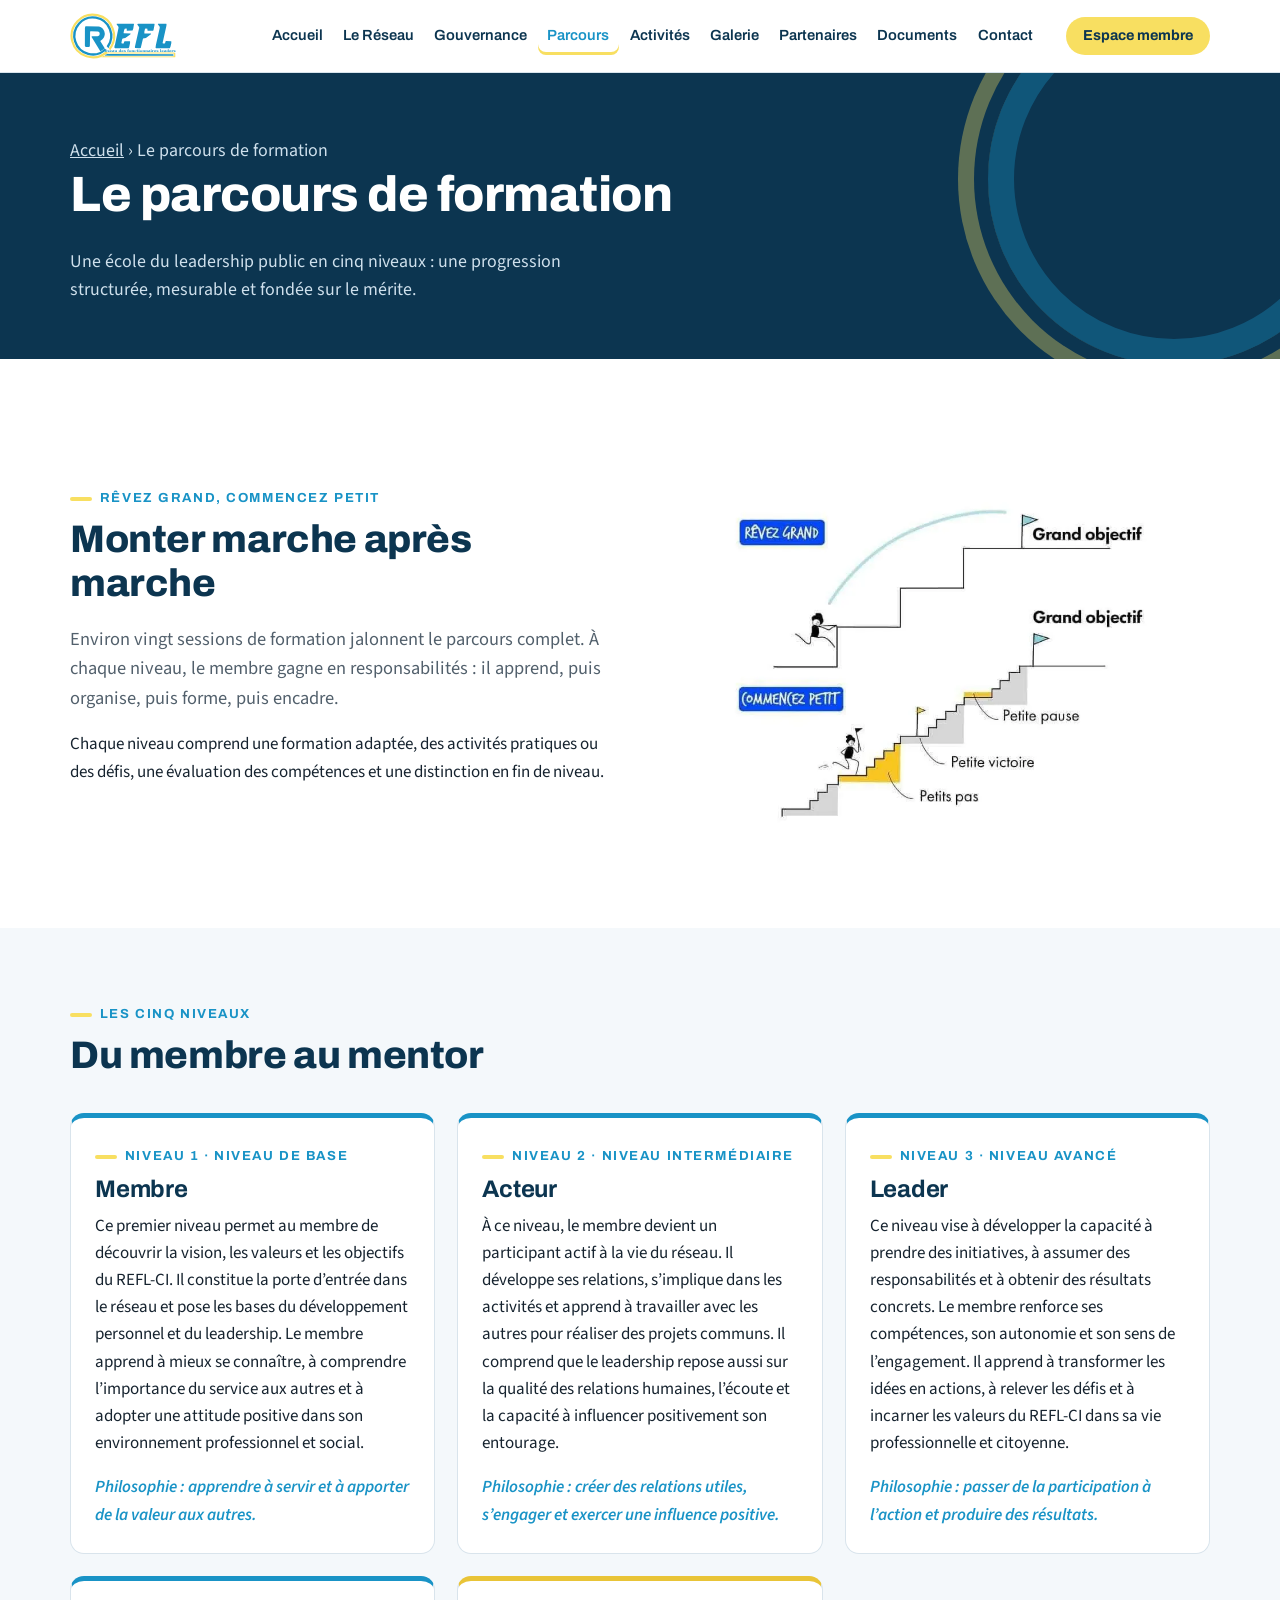
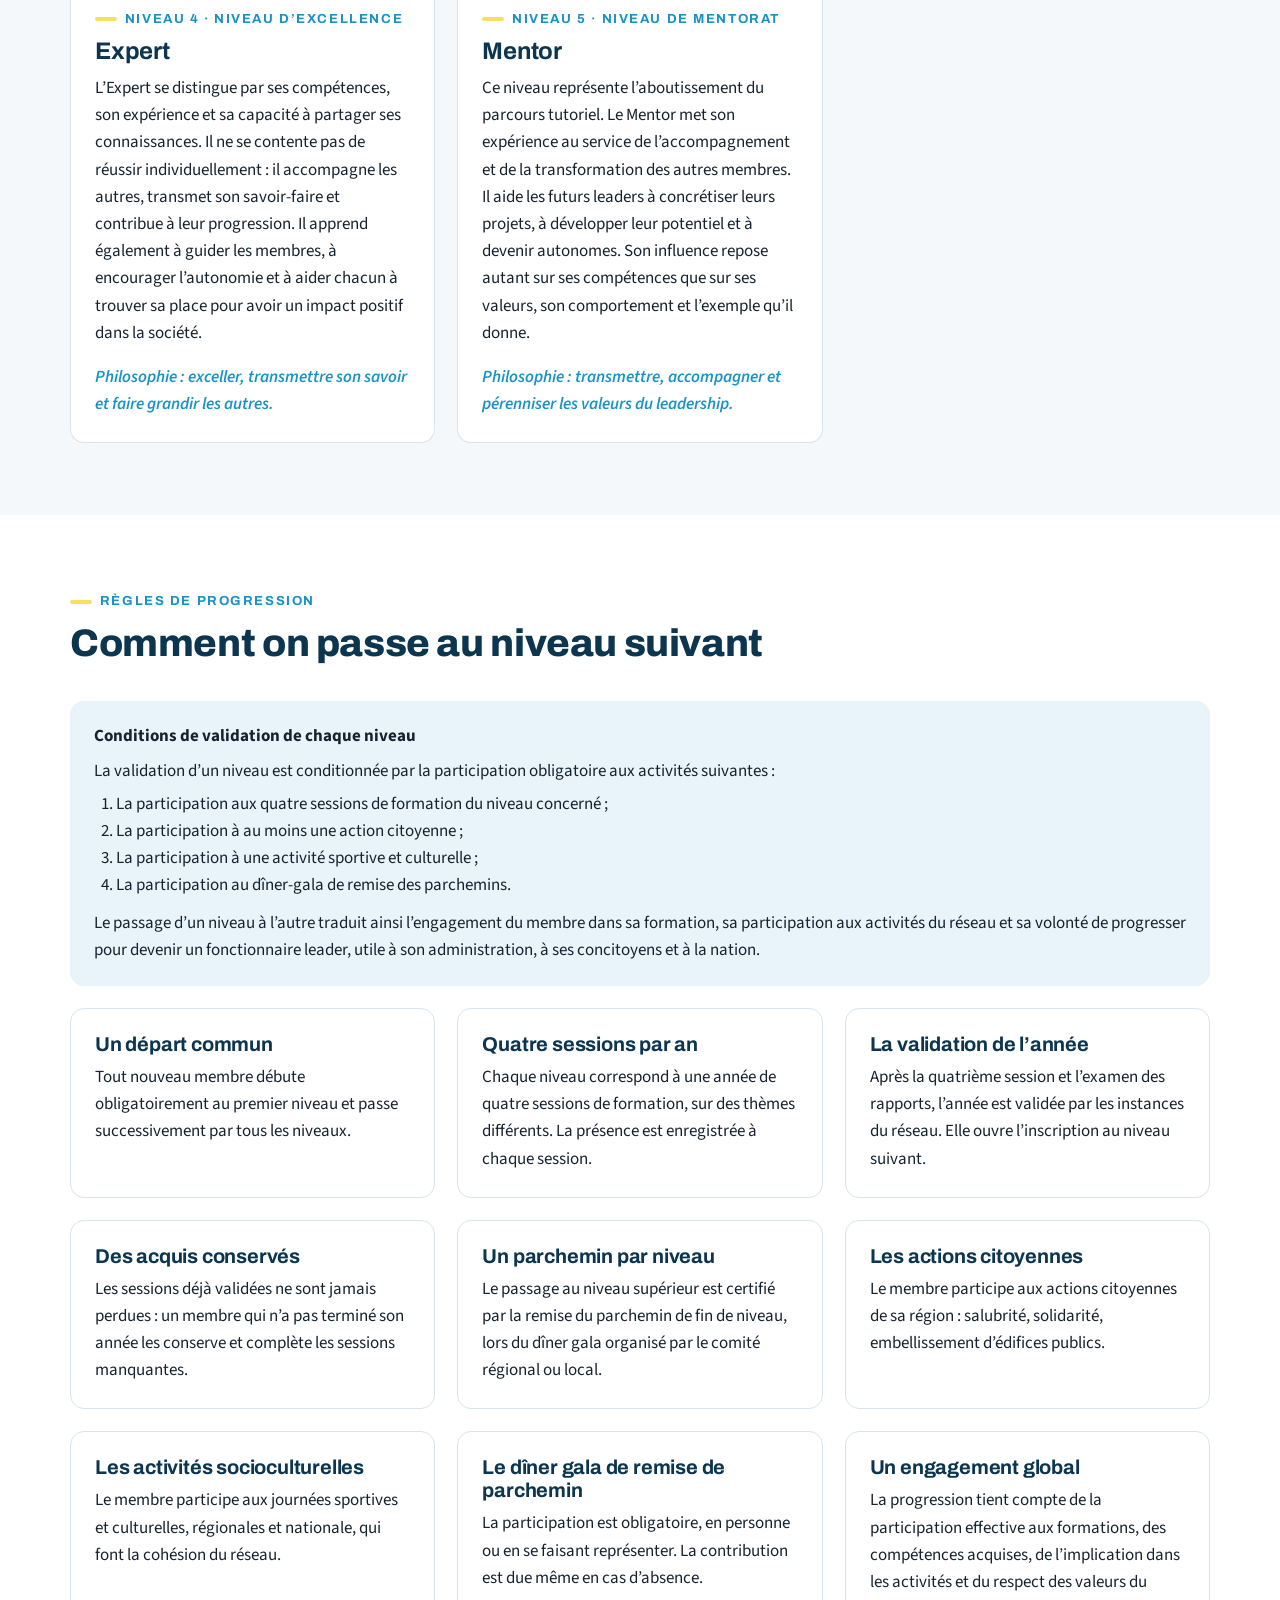
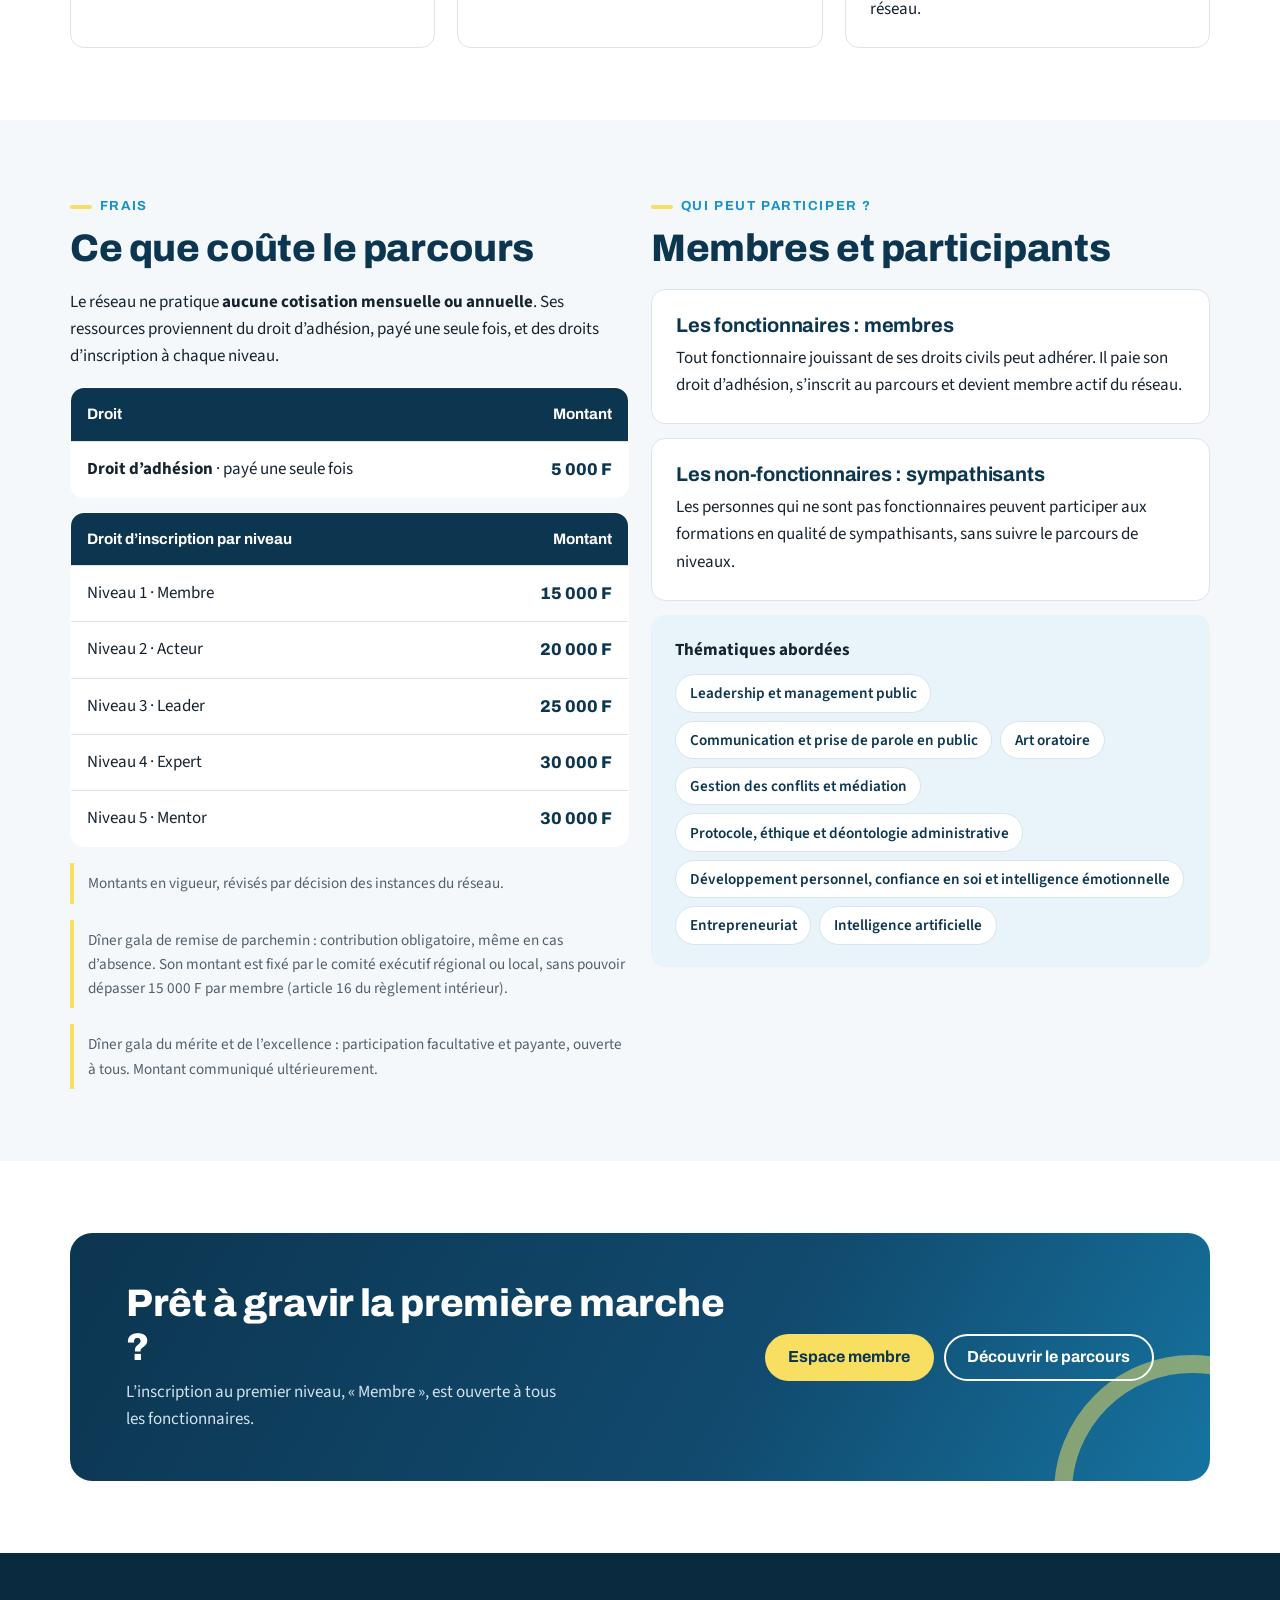
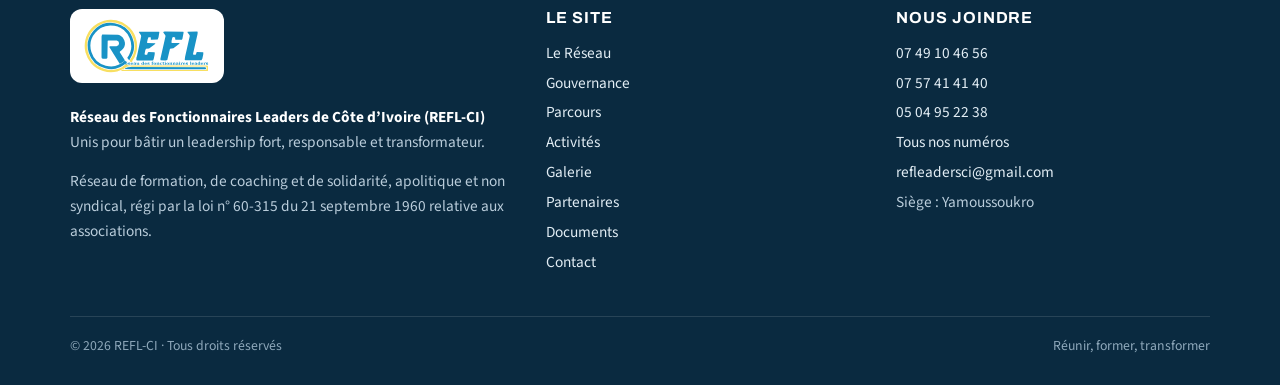
<file: parcours.html>
<!doctype html>
<html lang="fr">
<head>
<meta charset="utf-8">
<meta name="viewport" content="width=device-width, initial-scale=1">
<title>Parcours · REFL-CI</title>
<meta name="description" content="Le parcours de formation du REFL-CI : 5 niveaux (Membre, Acteur, Leader, Expert, Mentor), 4 sessions par an, règles de progression et droits d’inscription.">
<meta name="theme-color" content="#0C3550">
<meta property="og:title" content="Parcours · REFL-CI">
<meta property="og:description" content="Le parcours de formation du REFL-CI : 5 niveaux (Membre, Acteur, Leader, Expert, Mentor), 4 sessions par an, règles de progression et droits d’inscription.">
<meta property="og:type" content="website">
<meta property="og:locale" content="fr_CI">
<meta property="og:image" content="assets/img/galerie/ag-01.webp">
<link rel="icon" href="assets/img/favicon.svg" type="image/svg+xml">
<link rel="preconnect" href="https://fonts.googleapis.com">
<link rel="preconnect" href="https://fonts.gstatic.com" crossorigin>
<link rel="stylesheet" href="https://fonts.googleapis.com/css2?family=Archivo:ital,wght@0,500;0,600;0,700;0,800;1,800&family=Source+Sans+3:wght@400;600;700&display=swap">
<link rel="stylesheet" href="assets/css/style.css">
</head>
<body>
<a class="skip" href="#contenu">Aller au contenu</a>
<header class="entete">
  <div class="wrap">
    <a class="marque" href="index.html" aria-label="REFL-CI, retour à l’accueil"><img src="assets/img/logo-refl.svg" alt="REFL, Réseau des fonctionnaires leaders" width="134" height="58"></a>
    <button class="burger" type="button" aria-label="Ouvrir le menu" aria-expanded="false" aria-controls="menu"><span></span><span></span><span></span></button>
    <nav class="nav" id="menu" aria-label="Navigation principale">
      <ul><li><a href="index.html">Accueil</a></li><li><a href="reseau.html">Le Réseau</a></li><li><a href="gouvernance.html">Gouvernance</a></li><li><a href="parcours.html" aria-current="page">Parcours</a></li><li><a href="activites.html">Activités</a></li><li><a href="galerie.html">Galerie</a></li><li><a href="partenaires.html">Partenaires</a></li><li><a href="documents.html">Documents</a></li><li><a href="contact.html">Contact</a></li><li class="nav-cta"><a class="btn btn-jaune" href="contact.html#bientot-info" data-app="espace">Espace membre</a></li></ul>
    </nav>
    <a class="btn btn-jaune btn-petit btn-entete" href="contact.html#bientot-info" data-app="espace">Espace membre</a>
  </div>
</header>
<main id="contenu">
<section class="page-tete"><div class="wrap"><p class="fil"><a href="index.html">Accueil</a> › Le parcours de formation</p><h1>Le parcours de formation</h1><p>Une école du leadership public en cinq niveaux : une progression structurée, mesurable et fondée sur le mérite.</p></div></section>

<section>
  <div class="wrap duo">
    <div>
      <span class="surtitre">Rêvez grand, commencez petit</span>
      <h2>Monter marche après marche</h2>
      <p class="intro">Environ vingt sessions de formation jalonnent le parcours complet. À chaque niveau, le membre gagne en responsabilités : il apprend, puis organise, puis forme, puis encadre.</p>
      <p>Chaque niveau comprend une formation adaptée, des activités pratiques ou des défis, une évaluation des compétences et une distinction en fin de niveau.</p>
    </div>
    <img src="assets/img/visuels/escalier.webp" alt="Illustration d’un escalier : commencez petit par de petits pas et de petites victoires, rêvez grand vers un grand objectif" width="733" height="742" loading="lazy" style="width:100%;max-width:420px;margin:0 auto">
  </div>
</section>

<section class="fond-doux">
  <div class="wrap">
    <div class="tete-section"><span class="surtitre">Les cinq niveaux</span><h2>Du membre au mentor</h2></div>
    <div class="grille g3"><div class="carte" style="border-top:5px solid var(--bleu)"><span class="surtitre">Niveau 1 · Niveau de base</span><h3 style="font-size:1.5rem">Membre</h3><p>Ce premier niveau permet au membre de découvrir la vision, les valeurs et les objectifs du REFL-CI. Il constitue la porte d’entrée dans le réseau et pose les bases du développement personnel et du leadership. Le membre apprend à mieux se connaître, à comprendre l’importance du service aux autres et à adopter une attitude positive dans son environnement professionnel et social.</p><p style="font-style:italic;color:var(--bleu);font-weight:600">Philosophie : apprendre à servir et à apporter de la valeur aux autres.</p></div><div class="carte" style="border-top:5px solid var(--bleu)"><span class="surtitre">Niveau 2 · Niveau intermédiaire</span><h3 style="font-size:1.5rem">Acteur</h3><p>À ce niveau, le membre devient un participant actif à la vie du réseau. Il développe ses relations, s’implique dans les activités et apprend à travailler avec les autres pour réaliser des projets communs. Il comprend que le leadership repose aussi sur la qualité des relations humaines, l’écoute et la capacité à influencer positivement son entourage.</p><p style="font-style:italic;color:var(--bleu);font-weight:600">Philosophie : créer des relations utiles, s’engager et exercer une influence positive.</p></div><div class="carte" style="border-top:5px solid var(--bleu)"><span class="surtitre">Niveau 3 · Niveau avancé</span><h3 style="font-size:1.5rem">Leader</h3><p>Ce niveau vise à développer la capacité à prendre des initiatives, à assumer des responsabilités et à obtenir des résultats concrets. Le membre renforce ses compétences, son autonomie et son sens de l’engagement. Il apprend à transformer les idées en actions, à relever les défis et à incarner les valeurs du REFL-CI dans sa vie professionnelle et citoyenne.</p><p style="font-style:italic;color:var(--bleu);font-weight:600">Philosophie : passer de la participation à l’action et produire des résultats.</p></div><div class="carte" style="border-top:5px solid var(--bleu)"><span class="surtitre">Niveau 4 · Niveau d’excellence</span><h3 style="font-size:1.5rem">Expert</h3><p>L’Expert se distingue par ses compétences, son expérience et sa capacité à partager ses connaissances. Il ne se contente pas de réussir individuellement : il accompagne les autres, transmet son savoir-faire et contribue à leur progression. Il apprend également à guider les membres, à encourager l’autonomie et à aider chacun à trouver sa place pour avoir un impact positif dans la société.</p><p style="font-style:italic;color:var(--bleu);font-weight:600">Philosophie : exceller, transmettre son savoir et faire grandir les autres.</p></div><div class="carte" style="border-top:5px solid var(--jaune-fonce)"><span class="surtitre">Niveau 5 · Niveau de mentorat</span><h3 style="font-size:1.5rem">Mentor</h3><p>Ce niveau représente l’aboutissement du parcours tutoriel. Le Mentor met son expérience au service de l’accompagnement et de la transformation des autres membres. Il aide les futurs leaders à concrétiser leurs projets, à développer leur potentiel et à devenir autonomes. Son influence repose autant sur ses compétences que sur ses valeurs, son comportement et l’exemple qu’il donne.</p><p style="font-style:italic;color:var(--bleu);font-weight:600">Philosophie : transmettre, accompagner et pérenniser les valeurs du leadership.</p></div></div>
  </div>
</section>

<section>
  <div class="wrap">
    <div class="tete-section"><span class="surtitre">Règles de progression</span><h2>Comment on passe au niveau suivant</h2></div>
    <div class="encadre" style="margin-bottom:22px"><b>Conditions de validation de chaque niveau</b><p style="margin:.5em 0 .3em">La validation d’un niveau est conditionnée par la participation obligatoire aux activités suivantes :</p><ol style="margin:0;padding-left:1.3em"><li>La participation aux quatre sessions de formation du niveau concerné ;</li><li>La participation à au moins une action citoyenne ;</li><li>La participation à une activité sportive et culturelle ;</li><li>La participation au dîner-gala de remise des parchemins.</li></ol><p style="margin:.6em 0 0">Le passage d’un niveau à l’autre traduit ainsi l’engagement du membre dans sa formation, sa participation aux activités du réseau et sa volonté de progresser pour devenir un fonctionnaire leader, utile à son administration, à ses concitoyens et à la nation.</p></div>
    
    <div class="grille g3"><div class="carte"><h3>Un départ commun</h3><p>Tout nouveau membre débute obligatoirement au premier niveau et passe successivement par tous les niveaux.</p></div><div class="carte"><h3>Quatre sessions par an</h3><p>Chaque niveau correspond à une année de quatre sessions de formation, sur des thèmes différents. La présence est enregistrée à chaque session.</p></div><div class="carte"><h3>La validation de l’année</h3><p>Après la quatrième session et l’examen des rapports, l’année est validée par les instances du réseau. Elle ouvre l’inscription au niveau suivant.</p></div><div class="carte"><h3>Des acquis conservés</h3><p>Les sessions déjà validées ne sont jamais perdues : un membre qui n’a pas terminé son année les conserve et complète les sessions manquantes.</p></div><div class="carte"><h3>Un parchemin par niveau</h3><p>Le passage au niveau supérieur est certifié par la remise du parchemin de fin de niveau, lors du dîner gala organisé par le comité régional ou local.</p></div><div class="carte"><h3>Les actions citoyennes</h3><p>Le membre participe aux actions citoyennes de sa région : salubrité, solidarité, embellissement d’édifices publics.</p></div><div class="carte"><h3>Les activités socioculturelles</h3><p>Le membre participe aux journées sportives et culturelles, régionales et nationale, qui font la cohésion du réseau.</p></div><div class="carte"><h3>Le dîner gala de remise de parchemin</h3><p>La participation est obligatoire, en personne ou en se faisant représenter. La contribution est due même en cas d’absence.</p></div><div class="carte"><h3>Un engagement global</h3><p>La progression tient compte de la participation effective aux formations, des compétences acquises, de l’implication dans les activités et du respect des valeurs du réseau.</p></div></div>
  </div>
</section>

<section class="fond-doux">
  <div class="wrap grille g2" style="align-items:start">
    <div>
      <span class="surtitre">Frais</span>
      <h2>Ce que coûte le parcours</h2>
      <p>Le réseau ne pratique <b>aucune cotisation mensuelle ou annuelle</b>. Ses ressources proviennent du droit d’adhésion, payé une seule fois, et des droits d’inscription à chaque niveau.</p>
      <table class="tableau" style="margin-top:14px">
        <thead><tr><th>Droit</th><th style="text-align:right">Montant</th></tr></thead>
        <tbody><tr><td><b>Droit d’adhésion</b> · payé une seule fois</td><td class="montant">5 000 F</td></tr></tbody>
      </table>
      <table class="tableau" style="margin-top:14px">
        <thead><tr><th>Droit d’inscription par niveau</th><th style="text-align:right">Montant</th></tr></thead>
        <tbody><tr><td>Niveau 1 · Membre</td><td class="montant">15 000 F</td></tr><tr><td>Niveau 2 · Acteur</td><td class="montant">20 000 F</td></tr><tr><td>Niveau 3 · Leader</td><td class="montant">25 000 F</td></tr><tr><td>Niveau 4 · Expert</td><td class="montant">30 000 F</td></tr><tr><td>Niveau 5 · Mentor</td><td class="montant">30 000 F</td></tr></tbody>
      </table>
      <p class="note">Montants en vigueur, révisés par décision des instances du réseau.</p>
      <p class="note">Dîner gala de remise de parchemin : contribution obligatoire, même en cas d’absence. Son montant est fixé par le comité exécutif régional ou local, sans pouvoir dépasser 15 000 F par membre (article 16 du règlement intérieur).</p>
      <p class="note">Dîner gala du mérite et de l’excellence : participation facultative et payante, ouverte à tous. Montant communiqué ultérieurement.</p>
    </div>
    <div>
      <span class="surtitre">Qui peut participer ?</span>
      <h2>Membres et participants</h2>
      <div class="carte" style="margin-bottom:14px"><h3>Les fonctionnaires : membres</h3><p>Tout fonctionnaire jouissant de ses droits civils peut adhérer. Il paie son droit d’adhésion, s’inscrit au parcours et devient membre actif du réseau.</p></div>
      <div class="carte" style="margin-bottom:14px"><h3>Les non-fonctionnaires : sympathisants</h3><p>Les personnes qui ne sont pas fonctionnaires peuvent participer aux formations en qualité de sympathisants, sans suivre le parcours de niveaux.</p></div>
      <div class="encadre"><b>Thématiques abordées</b><ul class="chips" style="margin-top:10px"><li>Leadership et management public</li><li>Communication et prise de parole en public</li><li>Art oratoire</li><li>Gestion des conflits et médiation</li><li>Protocole, éthique et déontologie administrative</li><li>Développement personnel, confiance en soi et intelligence émotionnelle</li><li>Entrepreneuriat</li><li>Intelligence artificielle</li></ul></div>
    </div>
  </div>
</section>
<section><div class="wrap"><div class="appel">
<div><h2>Prêt à gravir la première marche ?</h2><p>L’inscription au premier niveau, « Membre », est ouverte à tous les fonctionnaires.</p></div>
<div class="actions"><a class="btn btn-jaune" href="contact.html#bientot-info" data-app="espace">Espace membre</a><a class="btn btn-contour-clair" href="parcours.html">Découvrir le parcours</a></div>
</div></div></section>
</main>
<footer class="pied">
  <div class="wrap">
    <div class="pied-grille">
      <div>
        <a class="logo-pied" href="index.html"><img src="assets/img/logo-refl.svg" alt="REFL, Réseau des fonctionnaires leaders" width="125" height="54" loading="lazy"></a>
        <p><b style="color:#fff">Réseau des Fonctionnaires Leaders de Côte d’Ivoire (REFL-CI)</b><br>Unis pour bâtir un leadership fort, responsable et transformateur.</p>
        <p>Réseau de formation, de coaching et de solidarité, apolitique et non syndical, régi par la loi n° 60-315 du 21 septembre 1960 relative aux associations.</p>
      </div>
      <div>
        <h3>Le site</h3>
        <ul><li><a href="reseau.html">Le Réseau</a></li><li><a href="gouvernance.html">Gouvernance</a></li><li><a href="parcours.html">Parcours</a></li><li><a href="activites.html">Activités</a></li><li><a href="galerie.html">Galerie</a></li><li><a href="partenaires.html">Partenaires</a></li><li><a href="documents.html">Documents</a></li><li><a href="contact.html">Contact</a></li></ul>
      </div>
      <div>
        <h3>Nous joindre</h3>
        <ul><li><a href="tel:+2250749104656">07 49 10 46 56</a></li><li><a href="tel:+2250757414140">07 57 41 41 40</a></li><li><a href="tel:+2250504952238">05 04 95 22 38</a></li><li><a href="contact.html">Tous nos numéros</a></li><li><a href="mailto:refleadersci@gmail.com">refleadersci@gmail.com</a></li><li>Siège : Yamoussoukro</li></ul>
      </div>
    </div>
    <div class="pied-bas"><span>© 2026 REFL-CI · Tous droits réservés</span><span>Réunir, former, transformer</span></div>
  </div>
</footer>
<dialog class="bientot" id="bientot" aria-labelledby="bientot-titre">
  <div class="bientot-tete"><span class="surtitre" style="color:var(--jaune)">Bientôt disponible</span><h2 id="bientot-titre" data-titre>Adhérer au REFL-CI</h2></div>
  <div class="bientot-corps">
    <p>L’espace en ligne du REFL-CI (adhésion, consultation de ses informations, carte de membre) est en cours de préparation.</p>
    <p class="mb-0">En attendant, contactez le réseau&nbsp;: <a href="tel:+2250749104656"><b>07 49 10 46 56</b></a> · <a href="tel:+2250757414140"><b>07 57 41 41 40</b></a></p>
    <div class="actions">
      <a class="btn btn-bleu btn-petit" href="https://wa.me/2250749104656" target="_blank" rel="noopener">Écrire sur WhatsApp</a>
      <a class="btn btn-contour btn-petit" href="contact.html">Tous les contacts</a>
      <button class="btn btn-contour btn-petit" type="button" data-fermer>Fermer</button>
    </div>
  </div>
</dialog>
<script src="assets/js/main.js" defer></script>
</body>
</html>
</file>
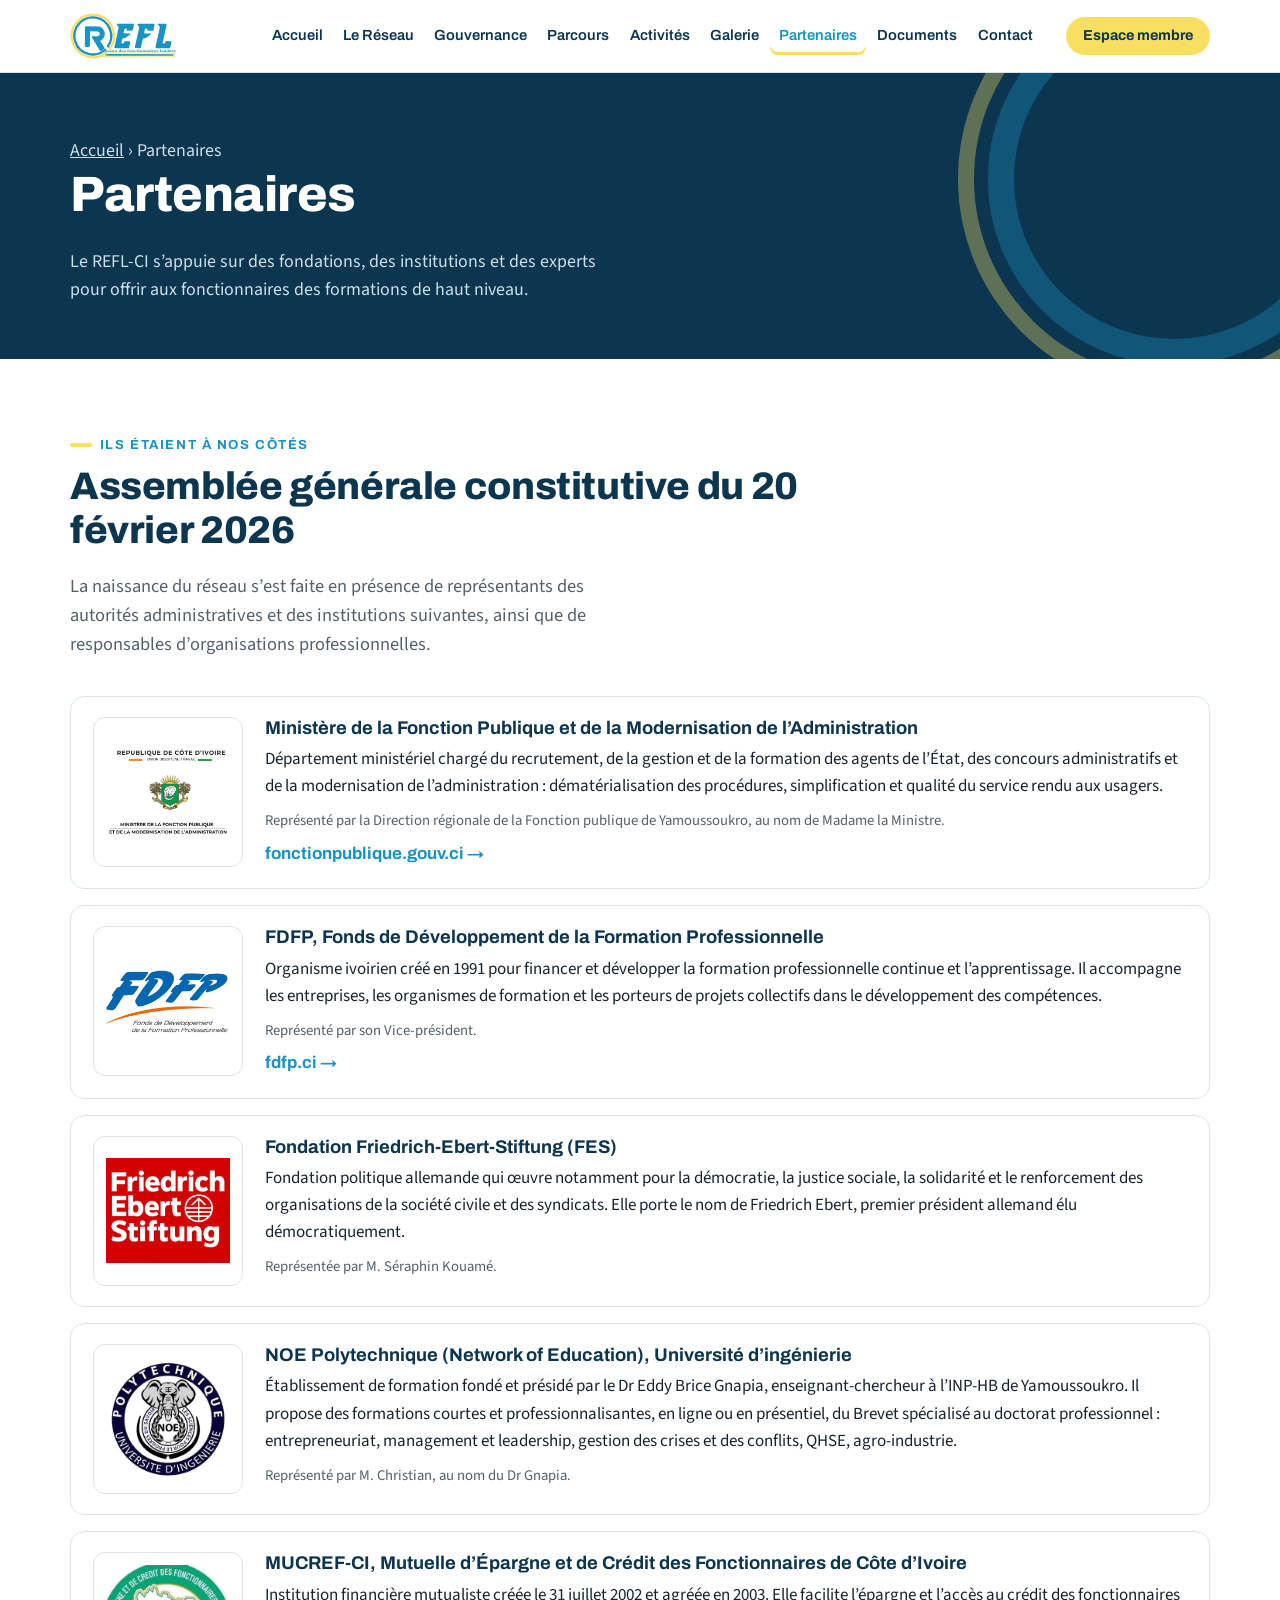
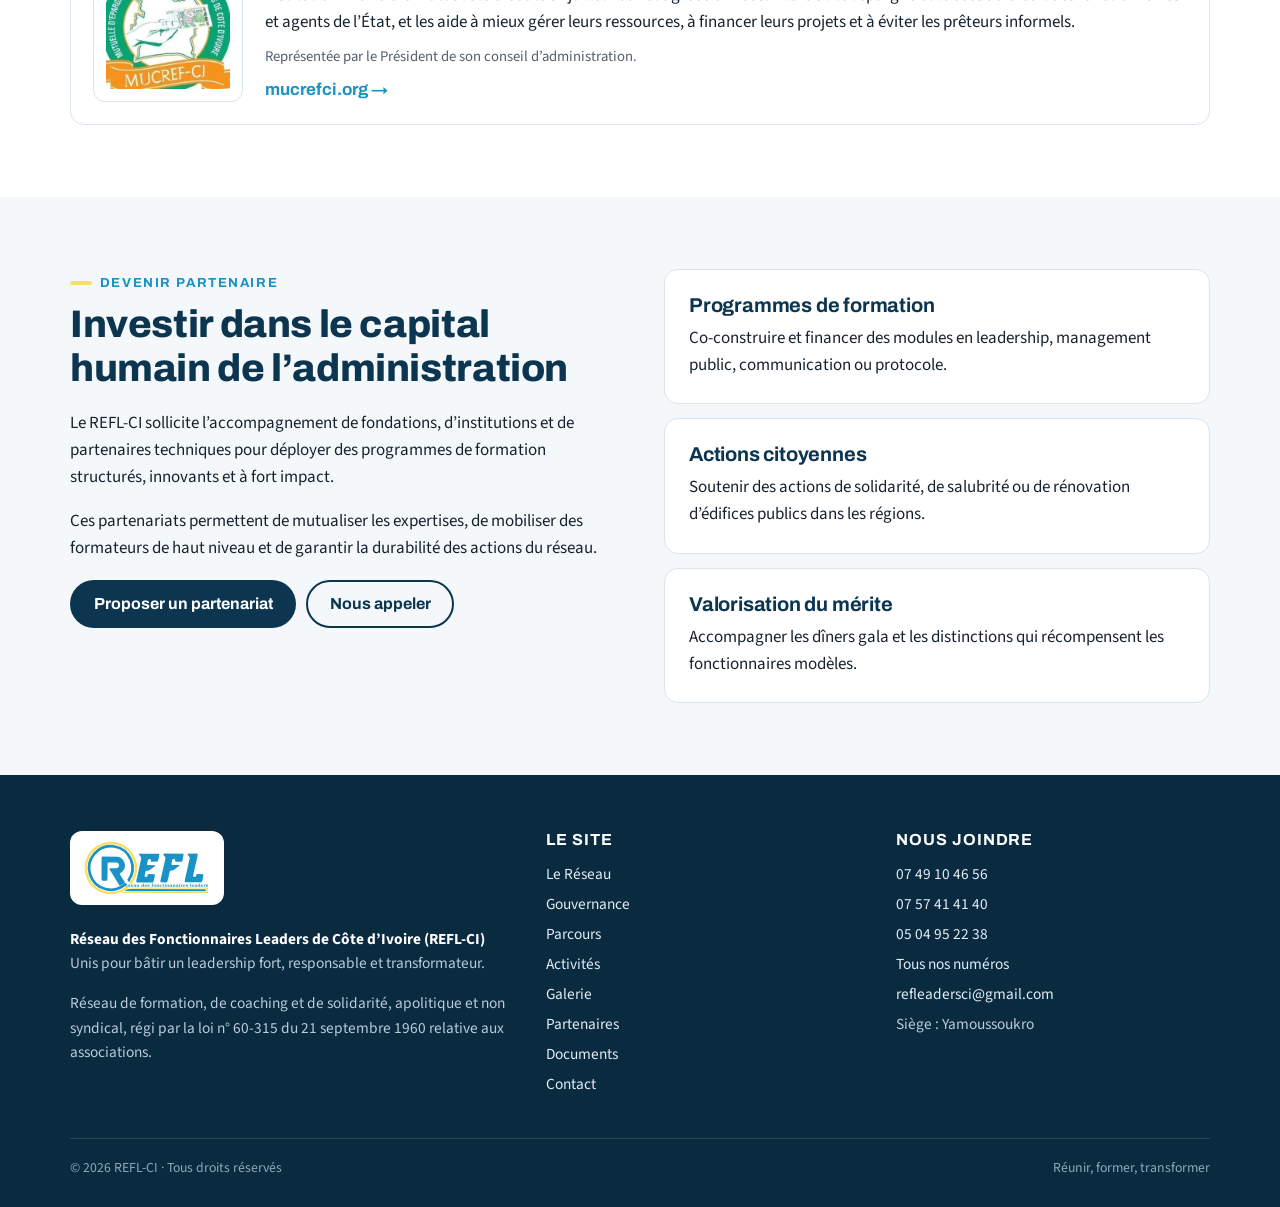
<file: partenaires.html>
<!doctype html>
<html lang="fr">
<head>
<meta charset="utf-8">
<meta name="viewport" content="width=device-width, initial-scale=1">
<title>Partenaires · REFL-CI</title>
<meta name="description" content="Institutions présentes aux côtés du REFL-CI et possibilités de partenariat pour la formation des fonctionnaires.">
<meta name="theme-color" content="#0C3550">
<meta property="og:title" content="Partenaires · REFL-CI">
<meta property="og:description" content="Institutions présentes aux côtés du REFL-CI et possibilités de partenariat pour la formation des fonctionnaires.">
<meta property="og:type" content="website">
<meta property="og:locale" content="fr_CI">
<meta property="og:image" content="assets/img/galerie/ag-01.webp">
<link rel="icon" href="assets/img/favicon.svg" type="image/svg+xml">
<link rel="preconnect" href="https://fonts.googleapis.com">
<link rel="preconnect" href="https://fonts.gstatic.com" crossorigin>
<link rel="stylesheet" href="https://fonts.googleapis.com/css2?family=Archivo:ital,wght@0,500;0,600;0,700;0,800;1,800&family=Source+Sans+3:wght@400;600;700&display=swap">
<link rel="stylesheet" href="assets/css/style.css">
</head>
<body>
<a class="skip" href="#contenu">Aller au contenu</a>
<header class="entete">
  <div class="wrap">
    <a class="marque" href="index.html" aria-label="REFL-CI, retour à l’accueil"><img src="assets/img/logo-refl.svg" alt="REFL, Réseau des fonctionnaires leaders" width="134" height="58"></a>
    <button class="burger" type="button" aria-label="Ouvrir le menu" aria-expanded="false" aria-controls="menu"><span></span><span></span><span></span></button>
    <nav class="nav" id="menu" aria-label="Navigation principale">
      <ul><li><a href="index.html">Accueil</a></li><li><a href="reseau.html">Le Réseau</a></li><li><a href="gouvernance.html">Gouvernance</a></li><li><a href="parcours.html">Parcours</a></li><li><a href="activites.html">Activités</a></li><li><a href="galerie.html">Galerie</a></li><li><a href="partenaires.html" aria-current="page">Partenaires</a></li><li><a href="documents.html">Documents</a></li><li><a href="contact.html">Contact</a></li><li class="nav-cta"><a class="btn btn-jaune" href="contact.html#bientot-info" data-app="espace">Espace membre</a></li></ul>
    </nav>
    <a class="btn btn-jaune btn-petit btn-entete" href="contact.html#bientot-info" data-app="espace">Espace membre</a>
  </div>
</header>
<main id="contenu">
<section class="page-tete"><div class="wrap"><p class="fil"><a href="index.html">Accueil</a> › Partenaires</p><h1>Partenaires</h1><p>Le REFL-CI s’appuie sur des fondations, des institutions et des experts pour offrir aux fonctionnaires des formations de haut niveau.</p></div></section>

<section>
  <div class="wrap">
    <div class="tete-section"><span class="surtitre">Ils étaient à nos côtés</span><h2>Assemblée générale constitutive du 20 février 2026</h2>
    <p class="intro">La naissance du réseau s’est faite en présence de représentants des autorités administratives et des institutions suivantes, ainsi que de responsables d’organisations professionnelles.</p></div>
    <ul class="partenaires"><li class="partenaire"><div class="logo-part"><img src="assets/img/partenaires/ministere-fonction-publique.webp" alt="Logo : Ministère de la Fonction Publique et de la Modernisation de l’Administration" loading="lazy"></div><div><b>Ministère de la Fonction Publique et de la Modernisation de l’Administration</b><p>Département ministériel chargé du recrutement, de la gestion et de la formation des agents de l’État, des concours administratifs et de la modernisation de l’administration : dématérialisation des procédures, simplification et qualité du service rendu aux usagers.</p><p class="rep">Représenté par la Direction régionale de la Fonction publique de Yamoussoukro, au nom de Madame la Ministre.</p><a class="lien-fleche" href="https://www.fonctionpublique.gouv.ci" target="_blank" rel="noopener">fonctionpublique.gouv.ci</a></div></li><li class="partenaire"><div class="logo-part"><img src="assets/img/partenaires/fdfp.webp" alt="Logo : FDFP, Fonds de Développement de la Formation Professionnelle" loading="lazy"></div><div><b>FDFP, Fonds de Développement de la Formation Professionnelle</b><p>Organisme ivoirien créé en 1991 pour financer et développer la formation professionnelle continue et l’apprentissage. Il accompagne les entreprises, les organismes de formation et les porteurs de projets collectifs dans le développement des compétences.</p><p class="rep">Représenté par son Vice-président.</p><a class="lien-fleche" href="https://fdfp.ci" target="_blank" rel="noopener">fdfp.ci</a></div></li><li class="partenaire"><div class="logo-part"><img src="assets/img/partenaires/fes.webp" alt="Logo : Fondation Friedrich-Ebert-Stiftung (FES)" loading="lazy"></div><div><b>Fondation Friedrich-Ebert-Stiftung (FES)</b><p>Fondation politique allemande qui œuvre notamment pour la démocratie, la justice sociale, la solidarité et le renforcement des organisations de la société civile et des syndicats. Elle porte le nom de Friedrich Ebert, premier président allemand élu démocratiquement.</p><p class="rep">Représentée par M. Séraphin Kouamé.</p></div></li><li class="partenaire"><div class="logo-part"><img src="assets/img/partenaires/noe-polytechnique.webp" alt="Logo : NOE Polytechnique (Network of Education), Université d’ingénierie" loading="lazy"></div><div><b>NOE Polytechnique (Network of Education), Université d’ingénierie</b><p>Établissement de formation fondé et présidé par le Dr Eddy Brice Gnapia, enseignant-chercheur à l’INP-HB de Yamoussoukro. Il propose des formations courtes et professionnalisantes, en ligne ou en présentiel, du Brevet spécialisé au doctorat professionnel : entrepreneuriat, management et leadership, gestion des crises et des conflits, QHSE, agro-industrie.</p><p class="rep">Représenté par M. Christian, au nom du Dr Gnapia.</p></div></li><li class="partenaire"><div class="logo-part"><img src="assets/img/partenaires/mucref-ci.webp" alt="Logo : MUCREF-CI, Mutuelle d’Épargne et de Crédit des Fonctionnaires de Côte d’Ivoire" loading="lazy"></div><div><b>MUCREF-CI, Mutuelle d’Épargne et de Crédit des Fonctionnaires de Côte d’Ivoire</b><p>Institution financière mutualiste créée le 31 juillet 2002 et agréée en 2003. Elle facilite l’épargne et l’accès au crédit des fonctionnaires et agents de l’État, et les aide à mieux gérer leurs ressources, à financer leurs projets et à éviter les prêteurs informels.</p><p class="rep">Représentée par le Président de son conseil d’administration.</p><a class="lien-fleche" href="https://www.mucrefci.org" target="_blank" rel="noopener">mucrefci.org</a></div></li></ul>
  </div>
</section>

<section class="fond-doux">
  <div class="wrap duo" style="align-items:start">
    <div>
      <span class="surtitre">Devenir partenaire</span>
      <h2>Investir dans le capital humain de l’administration</h2>
      <p>Le REFL-CI sollicite l’accompagnement de fondations, d’institutions et de partenaires techniques pour déployer des programmes de formation structurés, innovants et à fort impact.</p>
      <p>Ces partenariats permettent de mutualiser les expertises, de mobiliser des formateurs de haut niveau et de garantir la durabilité des actions du réseau.</p>
      <div class="actions" style="display:flex;flex-wrap:wrap;gap:10px;margin-top:18px">
        <a class="btn btn-bleu" href="mailto:refleadersci@gmail.com?subject=Proposition%20de%20partenariat%20avec%20le%20REFL-CI">Proposer un partenariat</a>
        <a class="btn btn-contour" href="contact.html">Nous appeler</a>
      </div>
    </div>
    <div class="grille" style="gap:14px">
      <div class="carte"><h3>Programmes de formation</h3><p>Co-construire et financer des modules en leadership, management public, communication ou protocole.</p></div>
      <div class="carte"><h3>Actions citoyennes</h3><p>Soutenir des actions de solidarité, de salubrité ou de rénovation d’édifices publics dans les régions.</p></div>
      <div class="carte"><h3>Valorisation du mérite</h3><p>Accompagner les dîners gala et les distinctions qui récompensent les fonctionnaires modèles.</p></div>
    </div>
  </div>
</section>
</main>
<footer class="pied">
  <div class="wrap">
    <div class="pied-grille">
      <div>
        <a class="logo-pied" href="index.html"><img src="assets/img/logo-refl.svg" alt="REFL, Réseau des fonctionnaires leaders" width="125" height="54" loading="lazy"></a>
        <p><b style="color:#fff">Réseau des Fonctionnaires Leaders de Côte d’Ivoire (REFL-CI)</b><br>Unis pour bâtir un leadership fort, responsable et transformateur.</p>
        <p>Réseau de formation, de coaching et de solidarité, apolitique et non syndical, régi par la loi n° 60-315 du 21 septembre 1960 relative aux associations.</p>
      </div>
      <div>
        <h3>Le site</h3>
        <ul><li><a href="reseau.html">Le Réseau</a></li><li><a href="gouvernance.html">Gouvernance</a></li><li><a href="parcours.html">Parcours</a></li><li><a href="activites.html">Activités</a></li><li><a href="galerie.html">Galerie</a></li><li><a href="partenaires.html">Partenaires</a></li><li><a href="documents.html">Documents</a></li><li><a href="contact.html">Contact</a></li></ul>
      </div>
      <div>
        <h3>Nous joindre</h3>
        <ul><li><a href="tel:+2250749104656">07 49 10 46 56</a></li><li><a href="tel:+2250757414140">07 57 41 41 40</a></li><li><a href="tel:+2250504952238">05 04 95 22 38</a></li><li><a href="contact.html">Tous nos numéros</a></li><li><a href="mailto:refleadersci@gmail.com">refleadersci@gmail.com</a></li><li>Siège : Yamoussoukro</li></ul>
      </div>
    </div>
    <div class="pied-bas"><span>© 2026 REFL-CI · Tous droits réservés</span><span>Réunir, former, transformer</span></div>
  </div>
</footer>
<dialog class="bientot" id="bientot" aria-labelledby="bientot-titre">
  <div class="bientot-tete"><span class="surtitre" style="color:var(--jaune)">Bientôt disponible</span><h2 id="bientot-titre" data-titre>Adhérer au REFL-CI</h2></div>
  <div class="bientot-corps">
    <p>L’espace en ligne du REFL-CI (adhésion, consultation de ses informations, carte de membre) est en cours de préparation.</p>
    <p class="mb-0">En attendant, contactez le réseau&nbsp;: <a href="tel:+2250749104656"><b>07 49 10 46 56</b></a> · <a href="tel:+2250757414140"><b>07 57 41 41 40</b></a></p>
    <div class="actions">
      <a class="btn btn-bleu btn-petit" href="https://wa.me/2250749104656" target="_blank" rel="noopener">Écrire sur WhatsApp</a>
      <a class="btn btn-contour btn-petit" href="contact.html">Tous les contacts</a>
      <button class="btn btn-contour btn-petit" type="button" data-fermer>Fermer</button>
    </div>
  </div>
</dialog>
<script src="assets/js/main.js" defer></script>
</body>
</html>
</file>
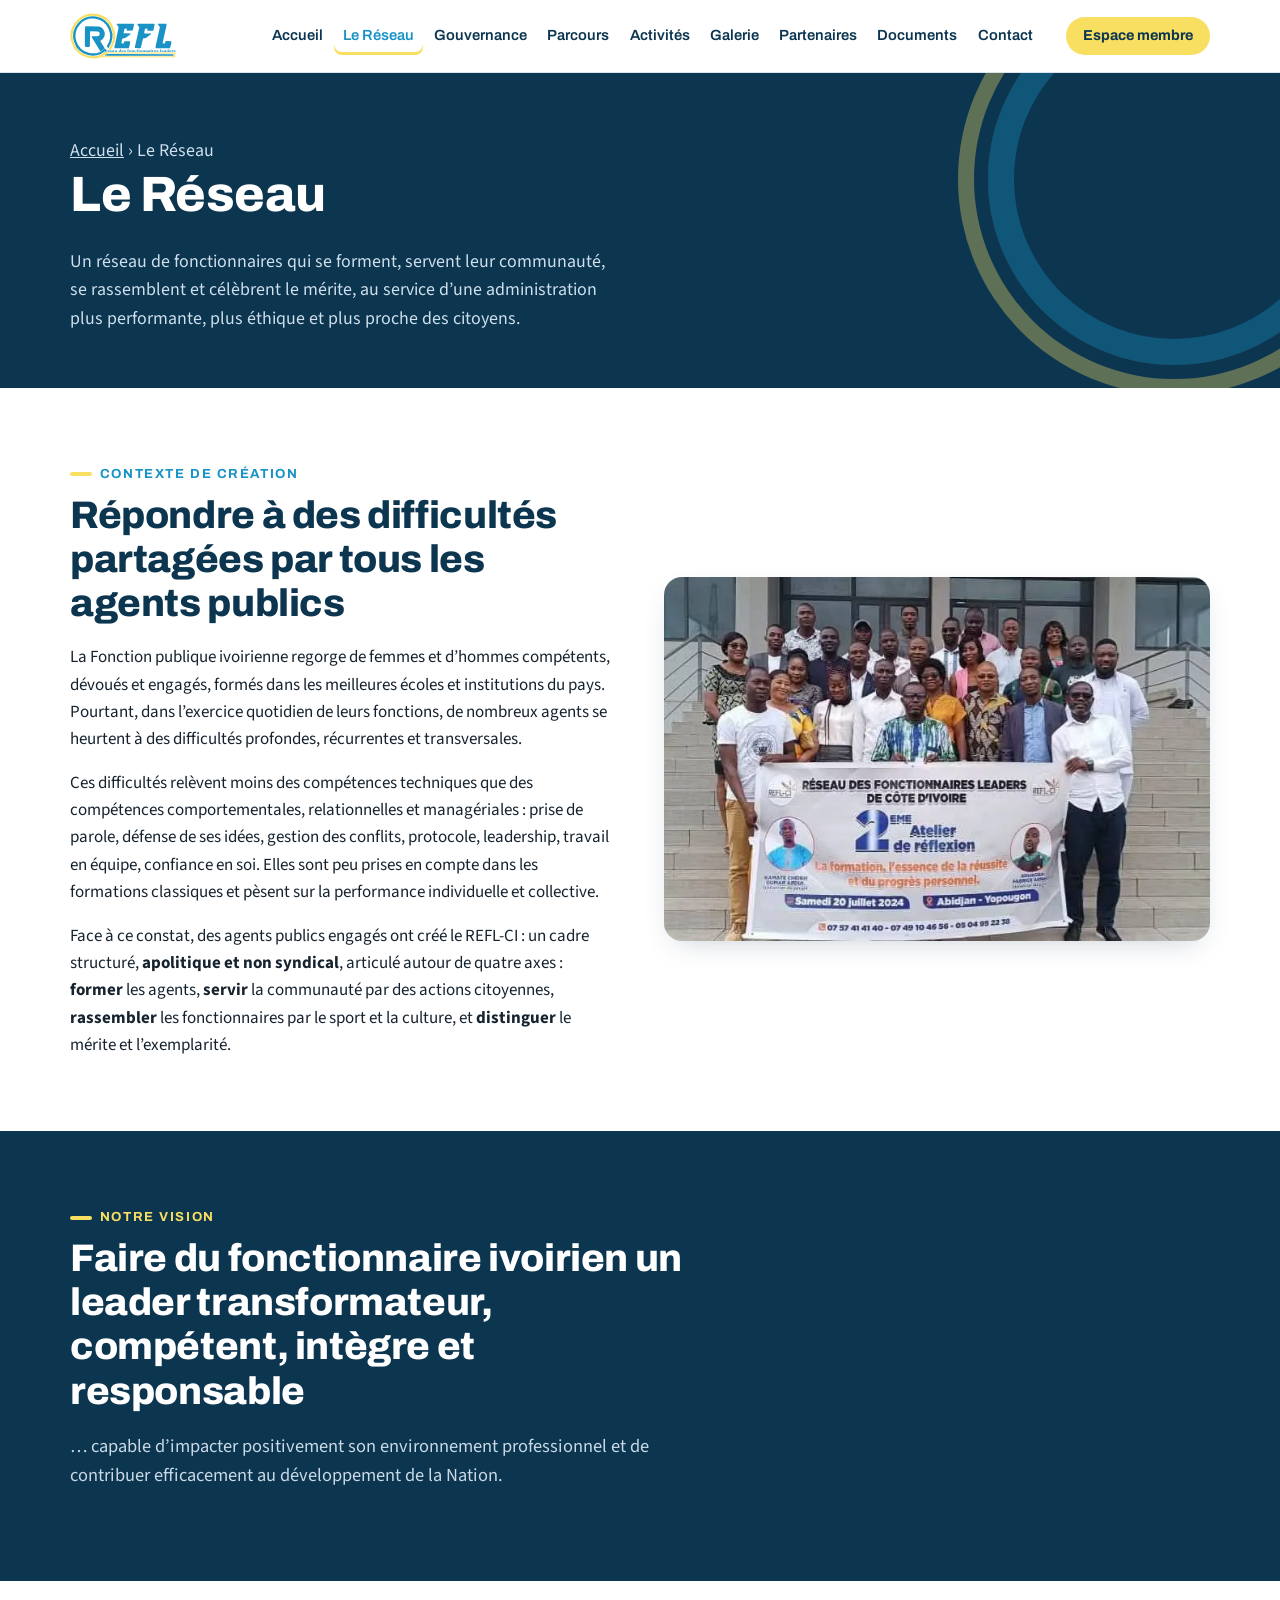
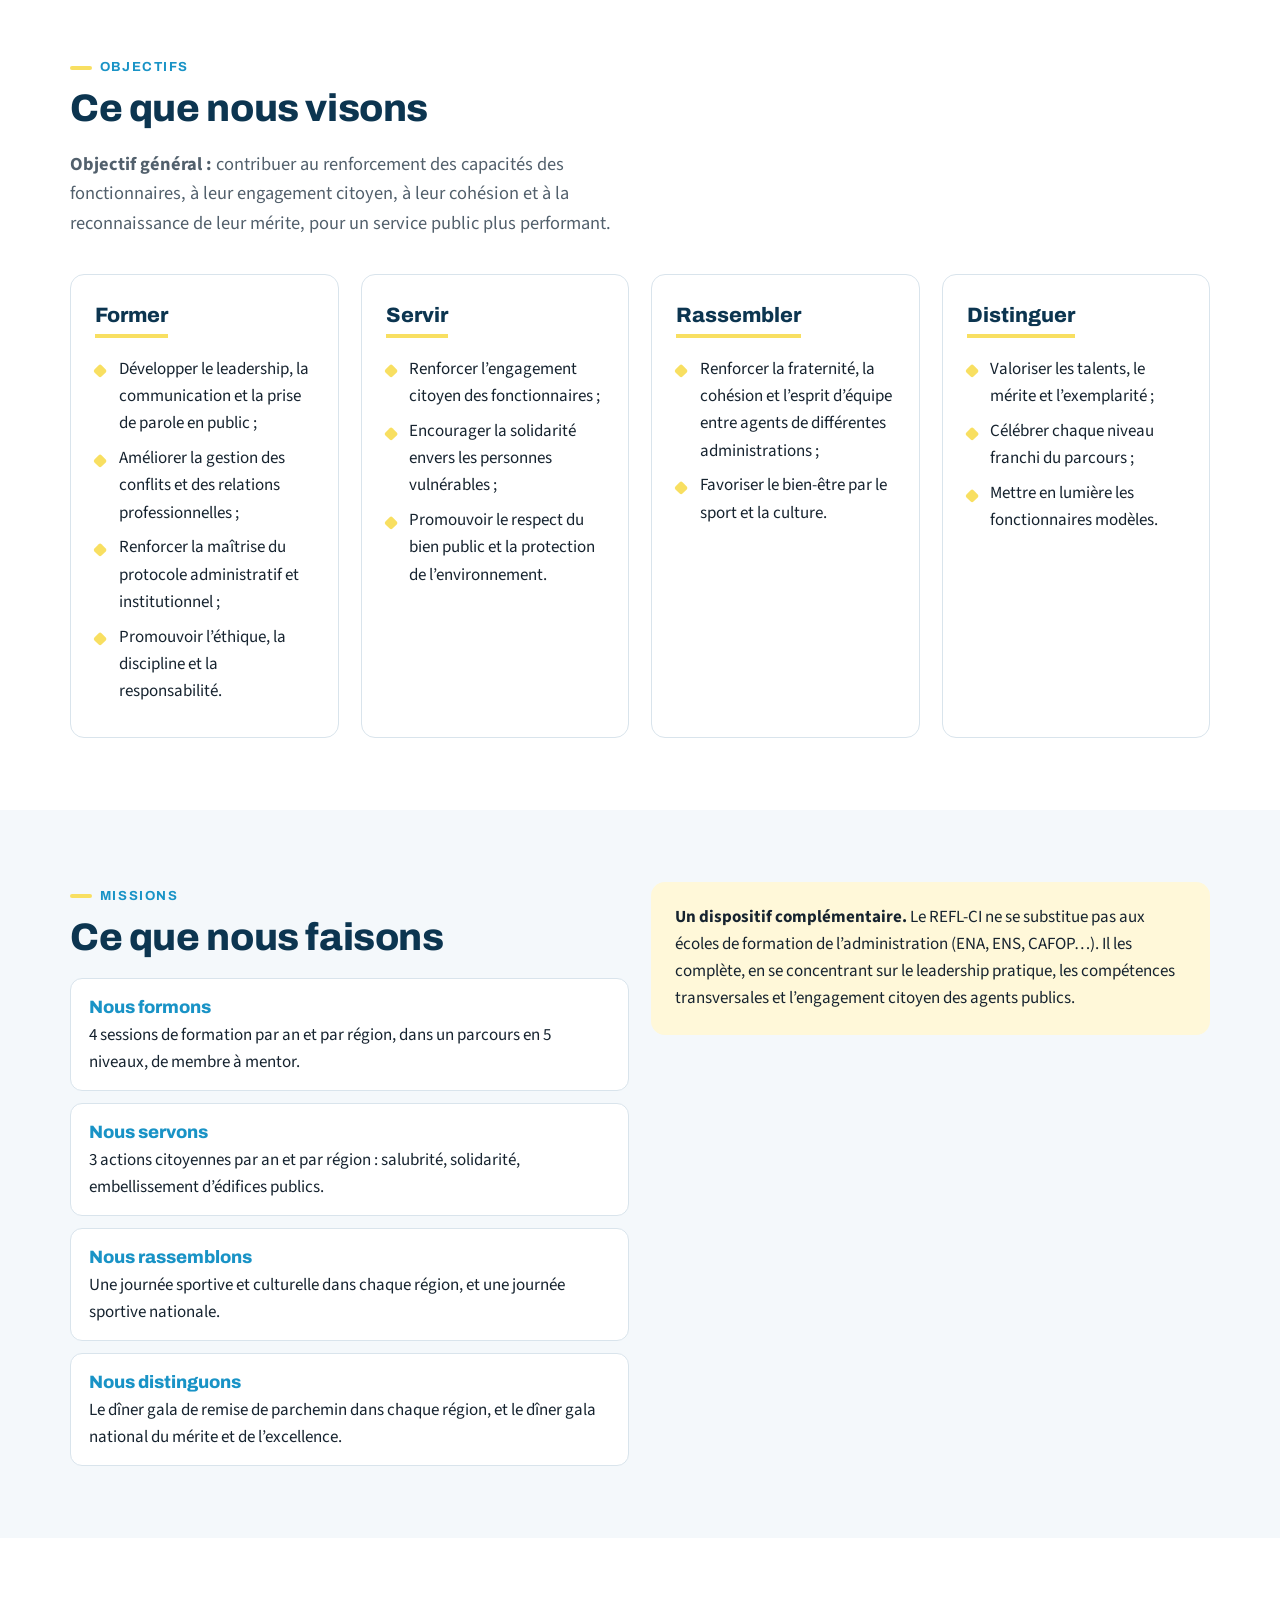
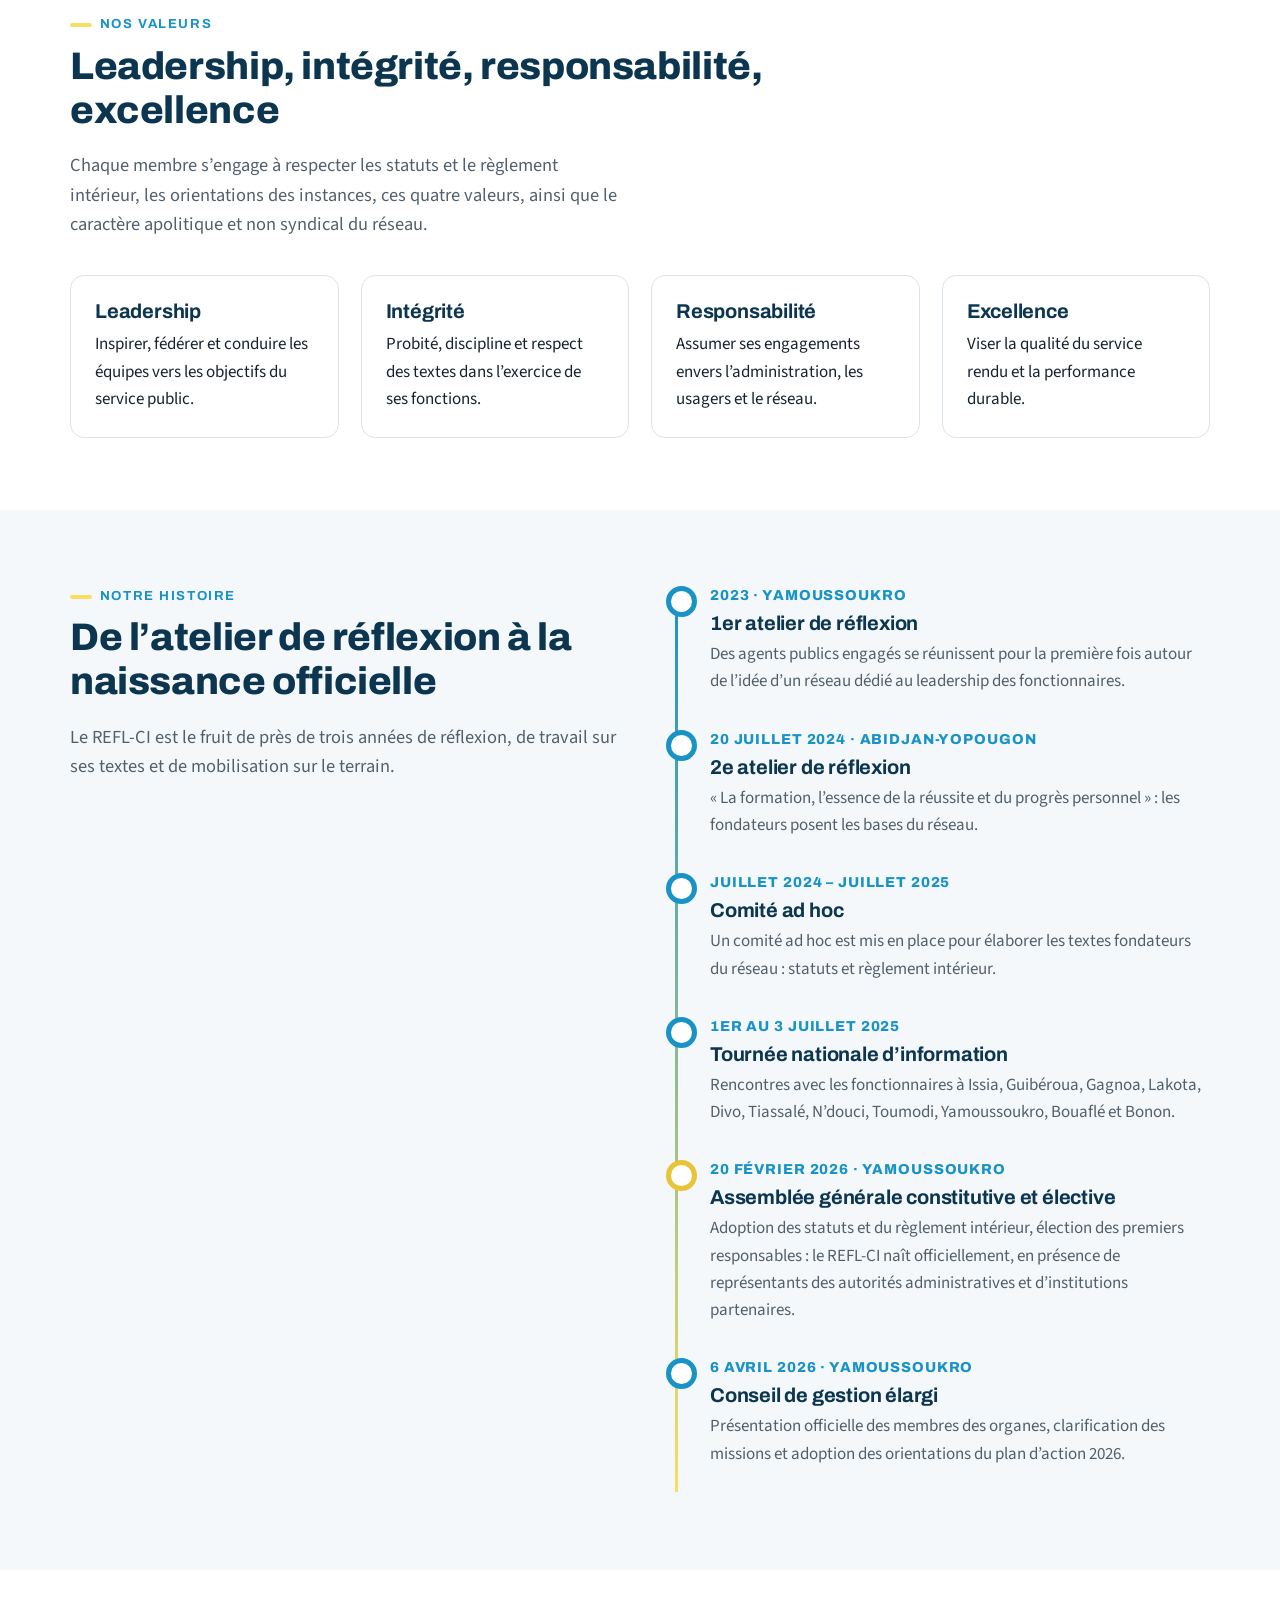
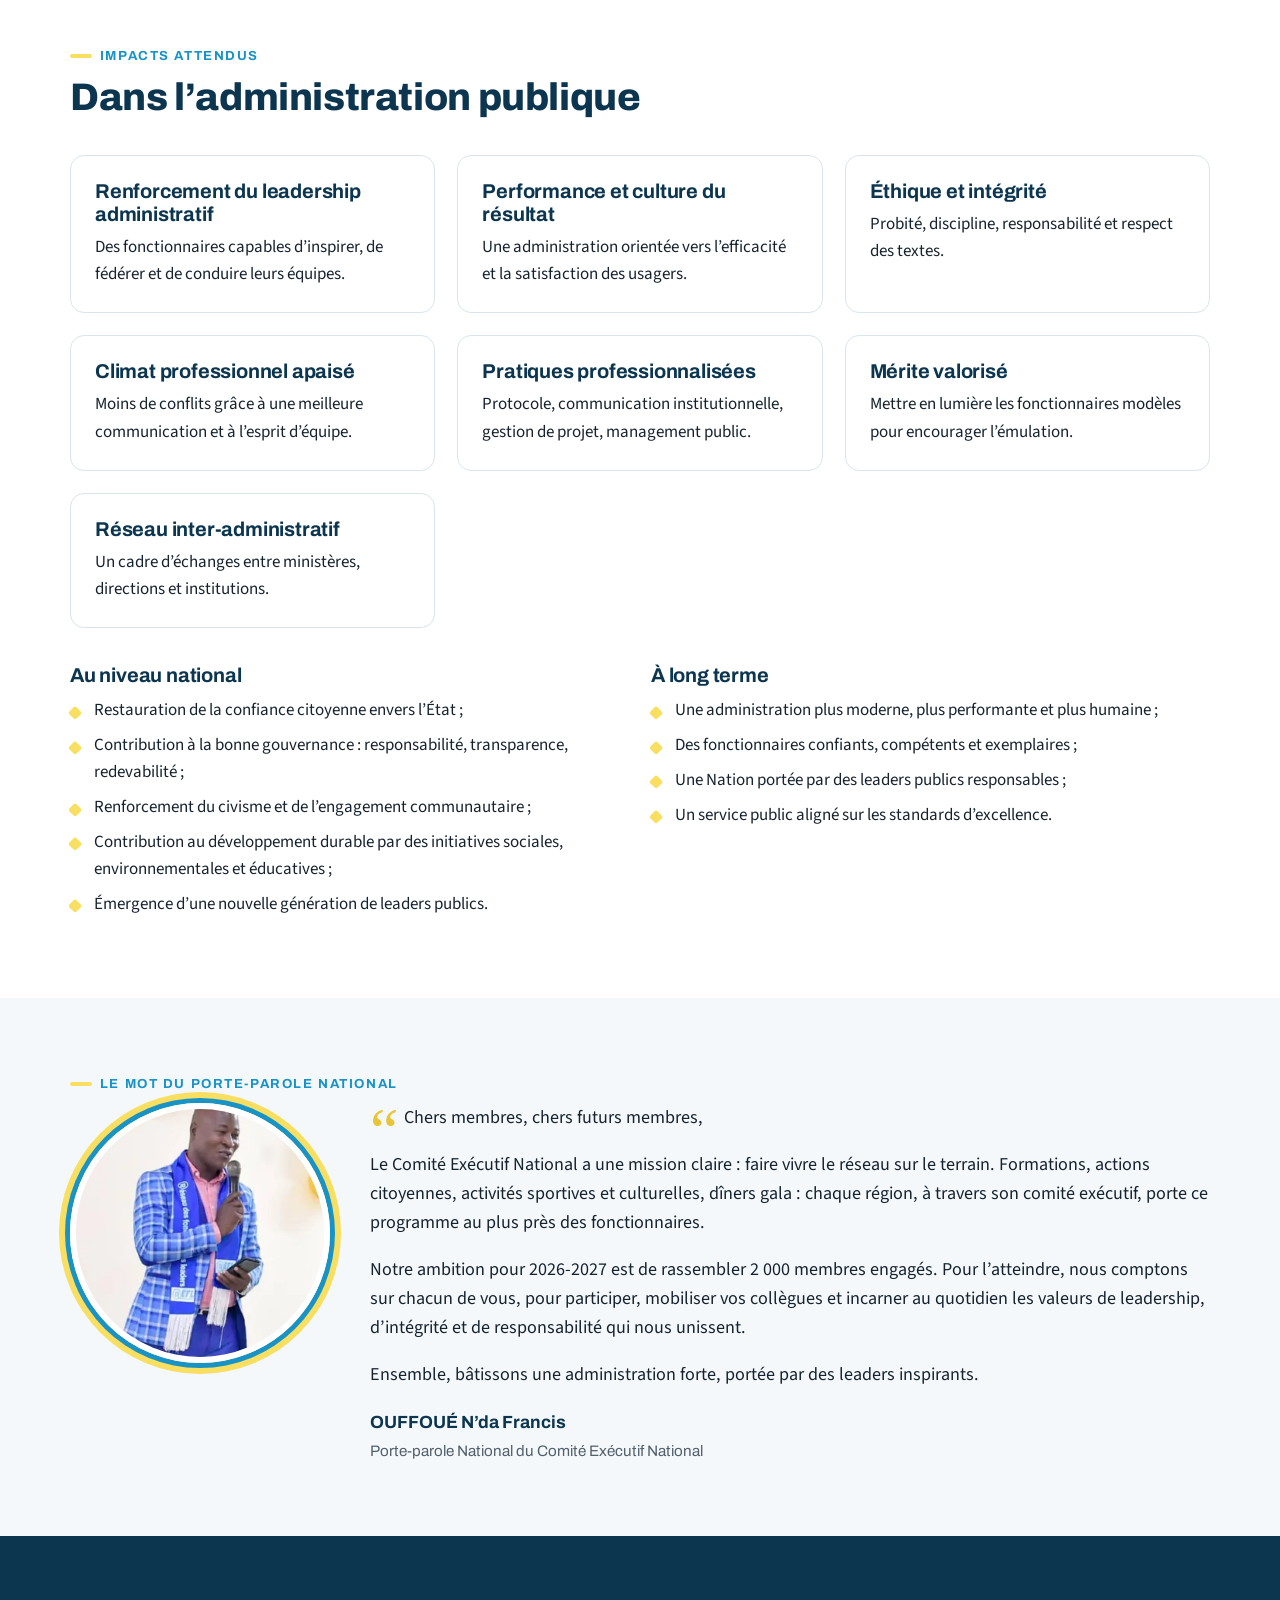
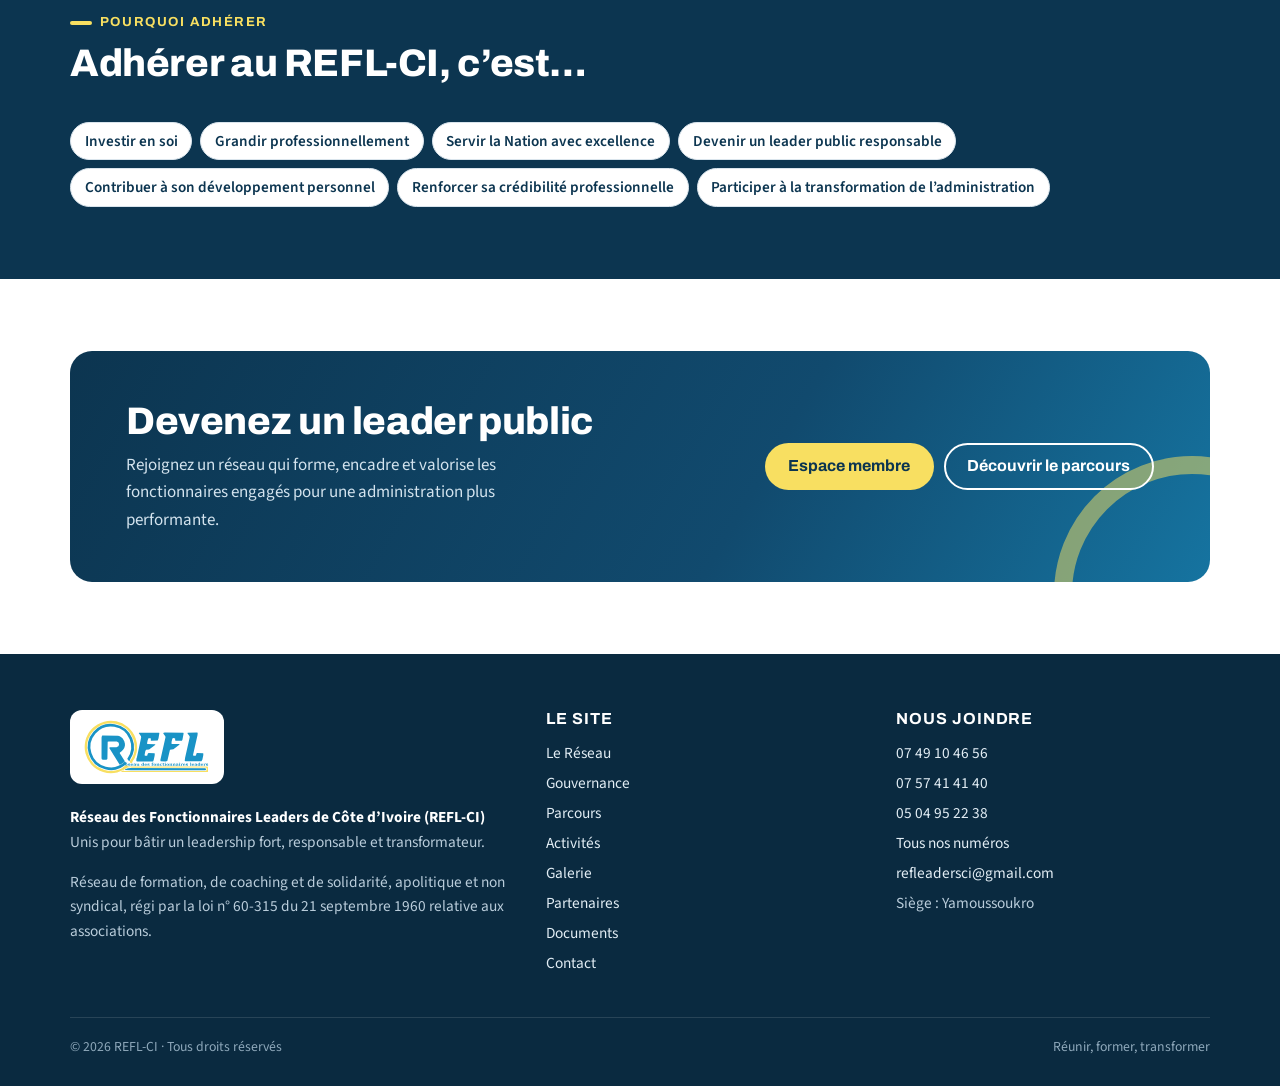
<file: reseau.html>
<!doctype html>
<html lang="fr">
<head>
<meta charset="utf-8">
<meta name="viewport" content="width=device-width, initial-scale=1">
<title>Le Réseau · REFL-CI</title>
<meta name="description" content="Contexte, vision, missions et histoire du Réseau des Fonctionnaires Leaders de Côte d’Ivoire (REFL-CI), réseau apolitique et non syndical né le 20 février 2026.">
<meta name="theme-color" content="#0C3550">
<meta property="og:title" content="Le Réseau · REFL-CI">
<meta property="og:description" content="Contexte, vision, missions et histoire du Réseau des Fonctionnaires Leaders de Côte d’Ivoire (REFL-CI), réseau apolitique et non syndical né le 20 février 2026.">
<meta property="og:type" content="website">
<meta property="og:locale" content="fr_CI">
<meta property="og:image" content="assets/img/galerie/ag-01.webp">
<link rel="icon" href="assets/img/favicon.svg" type="image/svg+xml">
<link rel="preconnect" href="https://fonts.googleapis.com">
<link rel="preconnect" href="https://fonts.gstatic.com" crossorigin>
<link rel="stylesheet" href="https://fonts.googleapis.com/css2?family=Archivo:ital,wght@0,500;0,600;0,700;0,800;1,800&family=Source+Sans+3:wght@400;600;700&display=swap">
<link rel="stylesheet" href="assets/css/style.css">
</head>
<body>
<a class="skip" href="#contenu">Aller au contenu</a>
<header class="entete">
  <div class="wrap">
    <a class="marque" href="index.html" aria-label="REFL-CI, retour à l’accueil"><img src="assets/img/logo-refl.svg" alt="REFL, Réseau des fonctionnaires leaders" width="134" height="58"></a>
    <button class="burger" type="button" aria-label="Ouvrir le menu" aria-expanded="false" aria-controls="menu"><span></span><span></span><span></span></button>
    <nav class="nav" id="menu" aria-label="Navigation principale">
      <ul><li><a href="index.html">Accueil</a></li><li><a href="reseau.html" aria-current="page">Le Réseau</a></li><li><a href="gouvernance.html">Gouvernance</a></li><li><a href="parcours.html">Parcours</a></li><li><a href="activites.html">Activités</a></li><li><a href="galerie.html">Galerie</a></li><li><a href="partenaires.html">Partenaires</a></li><li><a href="documents.html">Documents</a></li><li><a href="contact.html">Contact</a></li><li class="nav-cta"><a class="btn btn-jaune" href="contact.html#bientot-info" data-app="espace">Espace membre</a></li></ul>
    </nav>
    <a class="btn btn-jaune btn-petit btn-entete" href="contact.html#bientot-info" data-app="espace">Espace membre</a>
  </div>
</header>
<main id="contenu">
<section class="page-tete"><div class="wrap"><p class="fil"><a href="index.html">Accueil</a> › Le Réseau</p><h1>Le Réseau</h1><p>Un réseau de fonctionnaires qui se forment, servent leur communauté, se rassemblent et célèbrent le mérite, au service d’une administration plus performante, plus éthique et plus proche des citoyens.</p></div></section>

<section>
  <div class="wrap duo">
    <div>
      <span class="surtitre">Contexte de création</span>
      <h2>Répondre à des difficultés partagées par tous les agents publics</h2>
      <p>La Fonction publique ivoirienne regorge de femmes et d’hommes compétents, dévoués et engagés, formés dans les meilleures écoles et institutions du pays. Pourtant, dans l’exercice quotidien de leurs fonctions, de nombreux agents se heurtent à des difficultés profondes, récurrentes et transversales.</p>
      <p>Ces difficultés relèvent moins des compétences techniques que des compétences comportementales, relationnelles et managériales : prise de parole, défense de ses idées, gestion des conflits, protocole, leadership, travail en équipe, confiance en soi. Elles sont peu prises en compte dans les formations classiques et pèsent sur la performance individuelle et collective.</p>
      <p class="mb-0">Face à ce constat, des agents publics engagés ont créé le REFL-CI : un cadre structuré, <b>apolitique et non syndical</b>, articulé autour de quatre axes : <b>former</b> les agents, <b>servir</b> la communauté par des actions citoyennes, <b>rassembler</b> les fonctionnaires par le sport et la culture, et <b>distinguer</b> le mérite et l’exemplarité.</p>
    </div>
    <img class="arrondi" src="assets/img/galerie/atelier-01.webp" alt="Photo de famille du 2e atelier de réflexion du réseau, le 20 juillet 2024 à Abidjan-Yopougon" width="1080" height="881" loading="lazy">
  </div>
</section>

<section class="fond-nuit">
  <div class="wrap">
    <span class="surtitre">Notre vision</span>
    <h2 style="max-width:26ch">Faire du fonctionnaire ivoirien un leader transformateur, compétent, intègre et responsable</h2>
    <p class="intro" style="max-width:70ch">… capable d’impacter positivement son environnement professionnel et de contribuer efficacement au développement de la Nation.</p>
  </div>
</section>

<section>
  <div class="wrap">
    <div class="tete-section"><span class="surtitre">Objectifs</span><h2>Ce que nous visons</h2>
    <p class="intro"><b>Objectif général :</b> contribuer au renforcement des capacités des fonctionnaires, à leur engagement citoyen, à leur cohésion et à la reconnaissance de leur mérite, pour un service public plus performant.</p></div>
    <div class="grille g4 objectifs">
      <div class="carte"><span class="verbe">Former</span><ul class="liste-puces"><li>Développer le leadership, la communication et la prise de parole en public ;</li><li>Améliorer la gestion des conflits et des relations professionnelles ;</li><li>Renforcer la maîtrise du protocole administratif et institutionnel ;</li><li>Promouvoir l’éthique, la discipline et la responsabilité.</li></ul></div>
      <div class="carte"><span class="verbe">Servir</span><ul class="liste-puces"><li>Renforcer l’engagement citoyen des fonctionnaires ;</li><li>Encourager la solidarité envers les personnes vulnérables ;</li><li>Promouvoir le respect du bien public et la protection de l’environnement.</li></ul></div>
      <div class="carte"><span class="verbe">Rassembler</span><ul class="liste-puces"><li>Renforcer la fraternité, la cohésion et l’esprit d’équipe entre agents de différentes administrations ;</li><li>Favoriser le bien-être par le sport et la culture.</li></ul></div>
      <div class="carte"><span class="verbe">Distinguer</span><ul class="liste-puces"><li>Valoriser les talents, le mérite et l’exemplarité ;</li><li>Célébrer chaque niveau franchi du parcours ;</li><li>Mettre en lumière les fonctionnaires modèles.</li></ul></div>
    </div>
  </div>
</section>

<section class="fond-doux">
  <div class="wrap grille g2" style="align-items:start">
    <div>
      <span class="surtitre">Missions</span>
      <h2>Ce que nous faisons</h2>
      <ul class="faisons">
        <li><b>Nous formons</b><span>4 sessions de formation par an et par région, dans un parcours en 5 niveaux, de membre à mentor.</span></li>
        <li><b>Nous servons</b><span>3 actions citoyennes par an et par région : salubrité, solidarité, embellissement d’édifices publics.</span></li>
        <li><b>Nous rassemblons</b><span>Une journée sportive et culturelle dans chaque région, et une journée sportive nationale.</span></li>
        <li><b>Nous distinguons</b><span>Le dîner gala de remise de parchemin dans chaque région, et le dîner gala national du mérite et de l’excellence.</span></li>
      </ul>
    </div>
    <div class="encadre jaune"><b>Un dispositif complémentaire.</b> Le REFL-CI ne se substitue pas aux écoles de formation de l’administration (ENA, ENS, CAFOP…). Il les complète, en se concentrant sur le leadership pratique, les compétences transversales et l’engagement citoyen des agents publics.</div>
  </div>
</section>

<section>
  <div class="wrap">
    <div class="tete-section"><span class="surtitre">Nos valeurs</span><h2>Leadership, intégrité, responsabilité, excellence</h2>
    <p class="intro">Chaque membre s’engage à respecter les statuts et le règlement intérieur, les orientations des instances, ces quatre valeurs, ainsi que le caractère apolitique et non syndical du réseau.</p></div>
    <div class="grille g4">
      <div class="carte"><h3>Leadership</h3><p>Inspirer, fédérer et conduire les équipes vers les objectifs du service public.</p></div>
      <div class="carte"><h3>Intégrité</h3><p>Probité, discipline et respect des textes dans l’exercice de ses fonctions.</p></div>
      <div class="carte"><h3>Responsabilité</h3><p>Assumer ses engagements envers l’administration, les usagers et le réseau.</p></div>
      <div class="carte"><h3>Excellence</h3><p>Viser la qualité du service rendu et la performance durable.</p></div>
    </div>
  </div>
</section>

<section class="fond-doux">
  <div class="wrap duo" style="align-items:start">
    <div>
      <span class="surtitre">Notre histoire</span>
      <h2>De l’atelier de réflexion à la naissance officielle</h2>
      <p class="intro">Le REFL-CI est le fruit de près de trois années de réflexion, de travail sur ses textes et de mobilisation sur le terrain.</p>
    </div>
    <ol class="frise">
      <li><span class="date">2023 · Yamoussoukro</span><h3>1er atelier de réflexion</h3><p>Des agents publics engagés se réunissent pour la première fois autour de l’idée d’un réseau dédié au leadership des fonctionnaires.</p></li>
      <li><span class="date">20 juillet 2024 · Abidjan-Yopougon</span><h3>2e atelier de réflexion</h3><p>« La formation, l’essence de la réussite et du progrès personnel » : les fondateurs posent les bases du réseau.</p></li>
      <li><span class="date">Juillet 2024 – juillet 2025</span><h3>Comité ad hoc</h3><p>Un comité ad hoc est mis en place pour élaborer les textes fondateurs du réseau : statuts et règlement intérieur.</p></li>
      <li><span class="date">1er au 3 juillet 2025</span><h3>Tournée nationale d’information</h3><p>Rencontres avec les fonctionnaires à Issia, Guibéroua, Gagnoa, Lakota, Divo, Tiassalé, N’douci, Toumodi, Yamoussoukro, Bouaflé et Bonon.</p></li>
      <li class="cle"><span class="date">20 février 2026 · Yamoussoukro</span><h3>Assemblée générale constitutive et élective</h3><p>Adoption des statuts et du règlement intérieur, élection des premiers responsables : le REFL-CI naît officiellement, en présence de représentants des autorités administratives et d’institutions partenaires.</p></li>
      <li><span class="date">6 avril 2026 · Yamoussoukro</span><h3>Conseil de gestion élargi</h3><p>Présentation officielle des membres des organes, clarification des missions et adoption des orientations du plan d’action 2026.</p></li>
    </ol>
  </div>
</section>

<section>
  <div class="wrap">
    <div class="tete-section"><span class="surtitre">Impacts attendus</span><h2>Dans l’administration publique</h2></div>
    <div class="grille g3"><div class="carte"><h3>Renforcement du leadership administratif</h3><p>Des fonctionnaires capables d’inspirer, de fédérer et de conduire leurs équipes.</p></div><div class="carte"><h3>Performance et culture du résultat</h3><p>Une administration orientée vers l’efficacité et la satisfaction des usagers.</p></div><div class="carte"><h3>Éthique et intégrité</h3><p>Probité, discipline, responsabilité et respect des textes.</p></div><div class="carte"><h3>Climat professionnel apaisé</h3><p>Moins de conflits grâce à une meilleure communication et à l’esprit d’équipe.</p></div><div class="carte"><h3>Pratiques professionnalisées</h3><p>Protocole, communication institutionnelle, gestion de projet, management public.</p></div><div class="carte"><h3>Mérite valorisé</h3><p>Mettre en lumière les fonctionnaires modèles pour encourager l’émulation.</p></div><div class="carte"><h3>Réseau inter-administratif</h3><p>Un cadre d’échanges entre ministères, directions et institutions.</p></div></div>
    <div class="grille g2" style="margin-top:36px">
      <div><h3>Au niveau national</h3><ul class="liste-puces"><li>Restauration de la confiance citoyenne envers l’État ;</li><li>Contribution à la bonne gouvernance : responsabilité, transparence, redevabilité ;</li><li>Renforcement du civisme et de l’engagement communautaire ;</li><li>Contribution au développement durable par des initiatives sociales, environnementales et éducatives ;</li><li>Émergence d’une nouvelle génération de leaders publics.</li></ul></div>
      <div><h3>À long terme</h3><ul class="liste-puces"><li>Une administration plus moderne, plus performante et plus humaine ;</li><li>Des fonctionnaires confiants, compétents et exemplaires ;</li><li>Une Nation portée par des leaders publics responsables ;</li><li>Un service public aligné sur les standards d’excellence.</li></ul></div>
    </div>
  </div>
</section>

<section class="fond-doux">
  <div class="wrap">
    <span class="surtitre">Le mot du Porte-parole national</span>
    <div class="mot"><figure><img src="assets/img/organes/ouffoue-nda-francis.webp" alt="Portrait de M. Ouffoue N’da Francis, Porte-parole National du Comité Exécutif National" width="260" height="260" loading="lazy"></figure>
<div><blockquote><p>Chers membres, chers futurs membres,</p>
<p>Le Comité Exécutif National a une mission claire : faire vivre le réseau sur le terrain. Formations, actions citoyennes, activités sportives et culturelles, dîners gala : chaque région, à travers son comité exécutif, porte ce programme au plus près des fonctionnaires.</p>
<p>Notre ambition pour 2026-2027 est de rassembler 2 000 membres engagés. Pour l’atteindre, nous comptons sur chacun de vous, pour participer, mobiliser vos collègues et incarner au quotidien les valeurs de leadership, d’intégrité et de responsabilité qui nous unissent.</p>
<p>Ensemble, bâtissons une administration forte, portée par des leaders inspirants.</p></blockquote><div class="signature"><b>OUFFOUÉ N’da Francis</b><span>Porte-parole National du Comité Exécutif National</span></div></div></div>
  </div>
</section>

<section class="fond-nuit">
  <div class="wrap">
    <div class="tete-section"><span class="surtitre">Pourquoi adhérer</span><h2>Adhérer au REFL-CI, c’est…</h2></div>
    <ul class="chips"><li>Investir en soi</li><li>Grandir professionnellement</li><li>Servir la Nation avec excellence</li><li>Devenir un leader public responsable</li><li>Contribuer à son développement personnel</li><li>Renforcer sa crédibilité professionnelle</li><li>Participer à la transformation de l’administration</li></ul>
  </div>
</section>
<section><div class="wrap"><div class="appel">
<div><h2>Devenez un leader public</h2><p>Rejoignez un réseau qui forme, encadre et valorise les fonctionnaires engagés pour une administration plus performante.</p></div>
<div class="actions"><a class="btn btn-jaune" href="contact.html#bientot-info" data-app="espace">Espace membre</a><a class="btn btn-contour-clair" href="parcours.html">Découvrir le parcours</a></div>
</div></div></section>
</main>
<footer class="pied">
  <div class="wrap">
    <div class="pied-grille">
      <div>
        <a class="logo-pied" href="index.html"><img src="assets/img/logo-refl.svg" alt="REFL, Réseau des fonctionnaires leaders" width="125" height="54" loading="lazy"></a>
        <p><b style="color:#fff">Réseau des Fonctionnaires Leaders de Côte d’Ivoire (REFL-CI)</b><br>Unis pour bâtir un leadership fort, responsable et transformateur.</p>
        <p>Réseau de formation, de coaching et de solidarité, apolitique et non syndical, régi par la loi n° 60-315 du 21 septembre 1960 relative aux associations.</p>
      </div>
      <div>
        <h3>Le site</h3>
        <ul><li><a href="reseau.html">Le Réseau</a></li><li><a href="gouvernance.html">Gouvernance</a></li><li><a href="parcours.html">Parcours</a></li><li><a href="activites.html">Activités</a></li><li><a href="galerie.html">Galerie</a></li><li><a href="partenaires.html">Partenaires</a></li><li><a href="documents.html">Documents</a></li><li><a href="contact.html">Contact</a></li></ul>
      </div>
      <div>
        <h3>Nous joindre</h3>
        <ul><li><a href="tel:+2250749104656">07 49 10 46 56</a></li><li><a href="tel:+2250757414140">07 57 41 41 40</a></li><li><a href="tel:+2250504952238">05 04 95 22 38</a></li><li><a href="contact.html">Tous nos numéros</a></li><li><a href="mailto:refleadersci@gmail.com">refleadersci@gmail.com</a></li><li>Siège : Yamoussoukro</li></ul>
      </div>
    </div>
    <div class="pied-bas"><span>© 2026 REFL-CI · Tous droits réservés</span><span>Réunir, former, transformer</span></div>
  </div>
</footer>
<dialog class="bientot" id="bientot" aria-labelledby="bientot-titre">
  <div class="bientot-tete"><span class="surtitre" style="color:var(--jaune)">Bientôt disponible</span><h2 id="bientot-titre" data-titre>Adhérer au REFL-CI</h2></div>
  <div class="bientot-corps">
    <p>L’espace en ligne du REFL-CI (adhésion, consultation de ses informations, carte de membre) est en cours de préparation.</p>
    <p class="mb-0">En attendant, contactez le réseau&nbsp;: <a href="tel:+2250749104656"><b>07 49 10 46 56</b></a> · <a href="tel:+2250757414140"><b>07 57 41 41 40</b></a></p>
    <div class="actions">
      <a class="btn btn-bleu btn-petit" href="https://wa.me/2250749104656" target="_blank" rel="noopener">Écrire sur WhatsApp</a>
      <a class="btn btn-contour btn-petit" href="contact.html">Tous les contacts</a>
      <button class="btn btn-contour btn-petit" type="button" data-fermer>Fermer</button>
    </div>
  </div>
</dialog>
<script src="assets/js/main.js" defer></script>
</body>
</html>
</file>
<file: assets/css/style.css>
/* REFL-CI — feuille de style du site vitrine
   Charte : bleu et jaune du logo REFL */
:root{
  --bleu:#1993C6;          /* bleu exact du logo */
  --bleu-fonce:#0C3550;    /* bleu nuit : titres, bandeaux */
  --bleu-encre:#0A2A40;
  --bleu-clair:#E8F4FA;
  --jaune:#F8DF61;         /* jaune exact du logo */
  --jaune-fonce:#E9C437;
  --encre:#16232F;
  --gris:#52606C;
  --ligne:#D9E4EC;
  --fond:#FFFFFF;
  --fond-doux:#F4F8FB;
  --rayon:14px;
  --ombre:0 10px 30px -12px rgba(12,53,80,.25);
  --titre:"Archivo","Arial Narrow",Arial,sans-serif;
  --texte:"Source Sans 3","Segoe UI",Roboto,Arial,sans-serif;
  --max:1180px;
}
*{box-sizing:border-box}
html{scroll-behavior:smooth;-webkit-text-size-adjust:100%}
body{margin:0;font-family:var(--texte);font-size:1.0625rem;line-height:1.6;color:var(--encre);background:var(--fond)}
img{max-width:100%;height:auto;display:block}
a{color:var(--bleu-fonce)}
a:hover{color:var(--bleu)}
h1,h2,h3,h4{font-family:var(--titre);line-height:1.15;color:var(--bleu-fonce);margin:0 0 .5em;letter-spacing:-.01em}
h1{font-size:clamp(2rem,5.2vw,3.6rem);font-weight:800}
h2{font-size:clamp(1.6rem,3.4vw,2.4rem);font-weight:800}
h3{font-size:1.25rem;font-weight:700}
p{margin:0 0 1em}
.wrap{max-width:var(--max);margin:0 auto;padding:0 20px}
.sr-only{position:absolute;width:1px;height:1px;overflow:hidden;clip:rect(0 0 0 0);white-space:nowrap}
.skip{position:absolute;left:-999px;top:0;background:var(--jaune);color:var(--bleu-fonce);padding:.6em 1em;z-index:100;font-weight:700}
.skip:focus{left:10px;top:10px}
:focus-visible{outline:3px solid var(--jaune-fonce);outline-offset:2px}

/* ---------- En-tête ---------- */
.entete{position:sticky;top:0;z-index:50;background:rgba(255,255,255,.97);backdrop-filter:saturate(1.2) blur(6px);border-bottom:1px solid var(--ligne)}
.entete .wrap{display:flex;align-items:center;gap:16px;min-height:72px}
.marque{display:flex;align-items:center;flex-shrink:0}
.marque img{height:46px;width:auto}
.nav{margin-left:auto}
.nav ul{list-style:none;margin:0;padding:0;display:flex;gap:2px;align-items:center}
.nav a{display:block;padding:.5em .62em;text-decoration:none;font-family:var(--titre);font-weight:600;font-size:.92rem;color:var(--bleu-fonce);border-radius:8px}
.nav a:hover{background:var(--bleu-clair);color:var(--bleu-fonce)}
.nav a[aria-current="page"]{color:var(--bleu);box-shadow:inset 0 -3px 0 var(--jaune)}
.entete .btn{margin-left:8px}
.burger{display:none;margin-left:auto;background:none;border:0;padding:10px;cursor:pointer;border-radius:8px}
.burger span{display:block;width:26px;height:3px;background:var(--bleu-fonce);margin:5px 0;border-radius:2px;transition:.2s}
@media (max-width:1100px){
  .burger{display:block}
  .nav{position:fixed;inset:72px 0 auto 0;background:#fff;border-bottom:1px solid var(--ligne);box-shadow:var(--ombre);display:none;max-height:calc(100vh - 72px);overflow:auto}
  .nav.ouvert{display:block}
  .nav ul{flex-direction:column;align-items:stretch;padding:10px 16px 18px;gap:0}
  .nav a{padding:.85em .6em;font-size:1.05rem;border-bottom:1px solid var(--fond-doux)}
  .entete .btn-entete{display:none}
  .nav .btn{display:block;text-align:center;margin:12px 0 0}
}
@media (min-width:1101px){.nav .nav-cta{display:none}}

/* ---------- Boutons ---------- */
.btn{display:inline-flex;align-items:center;justify-content:center;gap:.5em;font-family:var(--titre);font-weight:700;font-size:1rem;padding:.8em 1.35em;border-radius:999px;text-decoration:none;border:2px solid transparent;cursor:pointer;line-height:1.1;transition:transform .15s,background .15s,color .15s}
.btn:hover{transform:translateY(-1px)}
.btn-jaune{background:var(--jaune);color:var(--bleu-fonce)}
.btn-jaune:hover{background:var(--jaune-fonce);color:var(--bleu-fonce)}
.btn-bleu{background:var(--bleu-fonce);color:#fff}
.btn-bleu:hover{background:var(--bleu);color:#fff}
.btn-contour{border-color:currentColor;color:var(--bleu-fonce);background:transparent}
.btn-contour-clair{border-color:#fff;color:#fff;background:transparent}
.btn-contour-clair:hover{background:#fff;color:var(--bleu-fonce)}
.btn-petit{font-size:.9rem;padding:.6em 1.05em}

/* ---------- Sections ---------- */
section{padding:72px 0}
.fond-doux{background:var(--fond-doux)}
.fond-nuit{background:var(--bleu-fonce);color:#E7F0F6}
.fond-nuit h2,.fond-nuit h3{color:#fff}
.surtitre{display:inline-block;font-family:var(--titre);font-weight:700;font-size:.82rem;letter-spacing:.12em;text-transform:uppercase;color:var(--bleu);margin-bottom:.7em}
.surtitre::before{content:"";display:inline-block;width:22px;height:4px;background:var(--jaune);vertical-align:middle;margin-right:.6em;border-radius:2px}
.fond-nuit .surtitre{color:var(--jaune)}
.intro{font-size:1.15rem;color:var(--gris);max-width:62ch}
.fond-nuit .intro{color:#C9DAE6}
.tete-section{margin-bottom:36px;max-width:760px}
.grille{display:grid;gap:22px}
.g2{grid-template-columns:repeat(auto-fit,minmax(min(100%,420px),1fr))}
.g3{grid-template-columns:repeat(auto-fit,minmax(min(100%,300px),1fr))}
.g4{grid-template-columns:repeat(auto-fit,minmax(min(100%,240px),1fr))}
.carte{background:#fff;border:1px solid var(--ligne);border-radius:var(--rayon);padding:24px}
.carte h3{margin-bottom:.4em}
.carte p:last-child{margin-bottom:0}
.liste-puces{list-style:none;padding:0;margin:0}
.liste-puces li{position:relative;padding-left:1.4em;margin:.45em 0}
.liste-puces li::before{content:"";position:absolute;left:0;top:.62em;width:.6em;height:.6em;border-radius:2px;background:var(--jaune);transform:rotate(45deg)}
.fond-nuit .liste-puces li::before{background:var(--jaune)}

/* ---------- Bandeau d'accueil ---------- */
.hero{position:relative;color:#fff;padding:0;min-height:min(86vh,720px);display:flex;align-items:flex-end;overflow:hidden;background:var(--bleu-encre)}
.hero>img{position:absolute;inset:0;width:100%;height:100%;object-fit:cover;object-position:center 35%}
.hero::after{content:"";position:absolute;inset:0;background:linear-gradient(90deg,rgba(10,42,64,.88) 0%,rgba(10,42,64,.62) 48%,rgba(10,42,64,.15) 100%),linear-gradient(180deg,rgba(10,42,64,0) 55%,rgba(10,42,64,.85) 100%)}
.hero .wrap{position:relative;z-index:1;padding-top:120px;padding-bottom:64px;width:100%}
.hero h1{color:#fff;max-width:14ch;margin-bottom:.25em}
.hero h1 em{font-style:italic;color:var(--jaune)}
.hero .accroche{font-size:clamp(1.1rem,2.1vw,1.35rem);max-width:46ch;color:#E3EEF5;margin-bottom:1.4em}
.hero .actions{display:flex;flex-wrap:wrap;gap:12px}
.badges{display:flex;flex-wrap:wrap;gap:8px;margin-top:26px;padding:0;list-style:none}
.badges li{font-family:var(--titre);font-weight:600;font-size:.85rem;padding:.35em .8em;border-radius:999px;background:rgba(255,255,255,.12);border:1px solid rgba(255,255,255,.28)}

/* Bandeau de page intérieure */
.page-tete{background:var(--bleu-fonce);color:#fff;padding:64px 0 54px;position:relative;overflow:hidden}
.page-tete::after{content:"";position:absolute;right:-80px;top:-80px;width:320px;height:320px;border-radius:50%;border:26px solid var(--bleu);box-shadow:0 0 0 14px var(--bleu-fonce),0 0 0 30px var(--jaune);opacity:.35}
.page-tete h1{color:#fff;font-size:clamp(2rem,4.6vw,3.1rem);position:relative;z-index:1}
.page-tete p{color:#CFE0EC;max-width:60ch;font-size:1.12rem;margin:0;position:relative;z-index:1}
.fil{font-size:.9rem;margin-bottom:12px;color:#9FC3DA;position:relative;z-index:1}
.fil a{color:#CFE0EC}

/* ---------- Constat ---------- */
.constat{counter-reset:c}
.constat li{counter-increment:c;display:flex;gap:14px;align-items:flex-start;padding:16px 0;border-bottom:1px solid var(--ligne)}
.constat li::before{content:counter(c,decimal-leading-zero);font-family:var(--titre);font-weight:800;color:var(--bleu);font-size:1.1rem;min-width:2ch}
.constat{list-style:none;margin:0;padding:0}

/* ---------- Escalier des niveaux ---------- */
.escalier{display:grid;grid-template-columns:repeat(5,1fr);gap:10px;align-items:end;margin-top:12px}
.marche{background:#fff;border-radius:12px 12px 0 0;padding:18px 14px 16px;border-top:6px solid var(--bleu);box-shadow:var(--ombre);position:relative}
.marche .num{font-family:var(--titre);font-weight:800;font-size:2.4rem;line-height:1;color:var(--bleu)}
.marche .niv{font-family:var(--titre);font-weight:800;font-size:1.2rem;color:var(--bleu-fonce);margin:.25em 0 .1em}
.marche .type{font-size:.82rem;text-transform:uppercase;letter-spacing:.08em;color:var(--gris);font-weight:600}
.marche p{font-size:.95rem;margin:.6em 0 0;color:var(--encre)}
.marche:nth-child(1){min-height:200px}
.marche:nth-child(2){min-height:240px}
.marche:nth-child(3){min-height:280px}
.marche:nth-child(4){min-height:320px}
.marche:nth-child(5){min-height:360px;border-top-color:var(--jaune-fonce);background:linear-gradient(180deg,#FFFBEA,#fff)}
@media (max-width:860px){
  .escalier{grid-template-columns:1fr;align-items:stretch}
  .marche{min-height:0!important;border-radius:12px;border-top:0;border-left:6px solid var(--bleu)}
  .marche:nth-child(2){margin-left:12px}.marche:nth-child(3){margin-left:24px}.marche:nth-child(4){margin-left:36px}.marche:nth-child(5){margin-left:48px;border-left-color:var(--jaune-fonce)}
}

/* ---------- Axes ---------- */
.axe{position:relative;padding-top:30px}
.axe .ico{width:52px;height:52px;border-radius:14px;background:var(--bleu-clair);display:grid;place-items:center;margin-bottom:14px}
.axe .ico svg{width:28px;height:28px;stroke:var(--bleu-fonce);fill:none;stroke-width:1.8;stroke-linecap:round;stroke-linejoin:round}

/* ---------- Chiffres ---------- */
.chiffres{display:grid;grid-template-columns:repeat(auto-fit,minmax(min(100%,200px),1fr));gap:18px}
.chiffre{border-left:4px solid var(--jaune);padding:6px 0 6px 18px}
.chiffre b{display:block;font-family:var(--titre);font-weight:800;font-size:clamp(2.2rem,4vw,3rem);line-height:1;color:#fff}
.chiffre span{color:#C9DAE6;font-size:.98rem}

/* ---------- Calendrier ---------- */
.calendrier{display:grid;grid-template-columns:repeat(auto-fill,minmax(min(100%,250px),1fr));gap:12px;list-style:none;padding:0;margin:0}
.calendrier li{background:#fff;border:1px solid var(--ligne);border-radius:12px;padding:14px 16px;display:flex;flex-direction:column;gap:2px}
.calendrier .mois{font-family:var(--titre);font-weight:800;font-size:.8rem;letter-spacing:.12em;text-transform:uppercase;color:var(--bleu)}
.calendrier .act{font-weight:700;color:var(--bleu-fonce);line-height:1.3}
.calendrier .det{font-size:.92rem;color:var(--gris)}
.calendrier li.cle{border-color:var(--jaune-fonce);background:#FFFBEA}
.tag{display:inline-block;font-size:.72rem;font-weight:700;letter-spacing:.06em;text-transform:uppercase;padding:.2em .55em;border-radius:6px;background:var(--bleu-clair);color:var(--bleu-fonce);align-self:flex-start;margin-top:6px}
.tag.formation{background:#DFF1FA}.tag.citoyen{background:#E4F4E6;color:#205B2A}.tag.cohesion{background:#FFF2C4;color:#6B5200}.tag.gala{background:#F7E6D6;color:#6E3B12}.tag.instances{background:#ECE9F7;color:#3E347A}

/* ---------- Mot ---------- */
.mot{display:grid;grid-template-columns:minmax(0,260px) 1fr;gap:40px;align-items:start}
.mot figure{margin:0}
.mot figure img{border-radius:50%;aspect-ratio:1;object-fit:cover;border:6px solid #fff;box-shadow:0 0 0 5px var(--bleu),0 0 0 11px var(--jaune)}
.mot blockquote{margin:0;font-size:1.13rem}
.mot blockquote p:first-child::before{content:"“";font-family:Georgia,serif;font-size:4rem;line-height:0;vertical-align:-.45em;color:var(--jaune-fonce);margin-right:.08em}
.signature{margin-top:1.2em;font-family:var(--titre)}
.signature b{display:block;color:var(--bleu-fonce);font-size:1.1rem}
.signature span{color:var(--gris);font-size:.95rem}
@media (max-width:760px){.mot{grid-template-columns:1fr;gap:24px}.mot figure{max-width:200px}}

/* ---------- Galerie ---------- */
.galerie{display:grid;grid-template-columns:repeat(auto-fill,minmax(min(100%,220px),1fr));gap:10px}
.galerie a{display:block;border-radius:10px;overflow:hidden;aspect-ratio:4/3;background:var(--fond-doux);position:relative}
.galerie img{width:100%;height:100%;object-fit:cover;transition:transform .35s}
.galerie a:hover img{transform:scale(1.04)}
.galerie.apercu{grid-template-columns:repeat(3,1fr)}
.galerie.apercu a:first-child{grid-column:span 2;grid-row:span 2;aspect-ratio:auto}
@media (max-width:640px){.galerie.apercu{grid-template-columns:1fr 1fr}.galerie.apercu a:first-child{grid-column:span 2;aspect-ratio:4/3}}
.album{margin-bottom:56px}
.album-tete{display:flex;flex-wrap:wrap;align-items:baseline;justify-content:space-between;gap:6px 20px;margin-bottom:16px;border-bottom:2px solid var(--ligne);padding-bottom:10px}
.album-tete h2{font-size:1.5rem;margin:0}
.album-tete p{margin:0;color:var(--gris)}
.visionneuse{position:fixed;inset:0;background:rgba(6,22,34,.94);display:none;align-items:center;justify-content:center;z-index:200;padding:56px 12px}
.visionneuse.ouverte{display:flex}
.visionneuse img{max-height:100%;max-width:100%;border-radius:6px;object-fit:contain}
.visionneuse button{position:absolute;background:rgba(255,255,255,.12);color:#fff;border:0;width:48px;height:48px;border-radius:50%;font-size:1.6rem;cursor:pointer;display:grid;place-items:center}
.visionneuse button:hover{background:var(--jaune);color:var(--bleu-fonce)}
.visionneuse .fermer{top:10px;right:12px}
.visionneuse .prec{left:10px;top:50%;transform:translateY(-50%)}
.visionneuse .suiv{right:10px;top:50%;transform:translateY(-50%)}
.visionneuse .leg{position:absolute;bottom:12px;left:0;right:0;text-align:center;color:#CFE0EC;font-size:.92rem;padding:0 16px}

/* ---------- Gouvernance ---------- */
.organigramme{display:flex;flex-direction:column;align-items:center;gap:0;font-family:var(--titre);font-weight:700}
.org-ligne{display:flex;flex-wrap:wrap;justify-content:center;gap:10px;position:relative;padding:14px 0}
.org-ligne+.org-ligne::before{content:"";position:absolute;top:0;left:50%;width:2px;height:14px;background:var(--bleu)}
.org-noeud{background:#fff;border:2px solid var(--bleu);color:var(--bleu-fonce);padding:.55em 1em;border-radius:10px;min-width:96px;text-align:center;font-size:.95rem;text-decoration:none}
a.org-noeud:hover{background:var(--bleu-clair)}
.org-noeud.fort{background:var(--bleu-fonce);border-color:var(--bleu-fonce);color:#fff}
.org-noeud.jaune{border-color:var(--jaune-fonce);background:#FFFBEA}
.org-noeud small{display:block;font-weight:500;font-family:var(--texte);font-size:.75rem;color:var(--gris)}
.org-noeud.fort small{color:#BFD5E4}
.organe{padding:56px 0;border-top:1px solid var(--ligne)}
.organe-tete{display:grid;grid-template-columns:1fr minmax(0,380px);gap:20px 40px;margin-bottom:28px}
.organe-tete .sigle{font-family:var(--titre);font-weight:800;color:var(--bleu);font-size:.9rem;letter-spacing:.12em}
.organe-tete .mandat{font-size:.95rem;color:var(--gris);background:var(--fond-doux);border-radius:10px;padding:12px 16px;align-self:start}
@media (max-width:820px){.organe-tete{grid-template-columns:1fr}}
.membres{display:grid;grid-template-columns:repeat(auto-fill,minmax(min(100%,190px),1fr));gap:18px 14px;list-style:none;margin:0;padding:0}
.membre{text-align:center;padding:10px 6px}
.membre .photo{width:118px;height:118px;margin:0 auto 10px;border-radius:50%;overflow:hidden;background:var(--bleu-clair);box-shadow:0 0 0 3px #fff,0 0 0 5px var(--bleu);display:grid;place-items:center}
.membre .photo img{width:100%;height:100%;object-fit:cover}
.membre .photo .initiales{font-family:var(--titre);font-weight:800;font-size:1.8rem;color:var(--bleu-fonce)}
.membre .nom{font-family:var(--titre);font-weight:700;font-size:.95rem;color:var(--bleu-fonce);line-height:1.25;text-transform:uppercase}
.membre .fonction{font-size:.88rem;color:var(--gris);line-height:1.3;margin-top:4px}
.membre.tete .photo{width:150px;height:150px;box-shadow:0 0 0 4px #fff,0 0 0 7px var(--bleu),0 0 0 12px var(--jaune)}
.membres-tetes{display:flex;flex-wrap:wrap;justify-content:center;gap:24px 40px;margin-bottom:28px;list-style:none;padding:0}
.sommaire{display:flex;flex-wrap:wrap;gap:8px;margin-top:22px}
.sommaire a{font-family:var(--titre);font-weight:700;font-size:.85rem;text-decoration:none;padding:.4em .85em;border-radius:999px;background:rgba(255,255,255,.12);color:#fff;border:1px solid rgba(255,255,255,.3);position:relative;z-index:1}
.sommaire a:hover{background:var(--jaune);color:var(--bleu-fonce)}
.declaration{display:inline-flex;align-items:center;gap:8px;font-size:.92rem;font-weight:600}

/* ---------- Tableaux ---------- */
.tableau{width:100%;border-collapse:collapse;background:#fff;border-radius:var(--rayon);overflow:hidden;border:1px solid var(--ligne)}
.tableau th,.tableau td{padding:14px 16px;text-align:left;border-bottom:1px solid var(--ligne);vertical-align:top}
.tableau th{background:var(--bleu-fonce);color:#fff;font-family:var(--titre);font-weight:700;font-size:.95rem}
.tableau td.montant{font-family:var(--titre);font-weight:800;color:var(--bleu-fonce);white-space:nowrap;text-align:right}
.tableau tr:last-child td{border-bottom:0}
.note{font-size:.95rem;color:var(--gris);border-left:4px solid var(--jaune);padding:8px 0 8px 14px;margin:16px 0 0}
.encadre{background:var(--bleu-clair);border-radius:var(--rayon);padding:22px 24px}
.encadre.jaune{background:#FFF8D9}

/* ---------- Frise historique ---------- */
.frise{list-style:none;margin:0;padding:0;position:relative}
.frise::before{content:"";position:absolute;left:11px;top:6px;bottom:6px;width:3px;background:linear-gradient(var(--bleu),var(--jaune))}
.frise li{position:relative;padding:0 0 30px 46px}
.frise li::before{content:"";position:absolute;left:2px;top:4px;width:21px;height:21px;border-radius:50%;background:#fff;border:5px solid var(--bleu)}
.frise li.cle::before{border-color:var(--jaune-fonce)}
.frise .date{font-family:var(--titre);font-weight:800;color:var(--bleu);font-size:.9rem;letter-spacing:.06em;text-transform:uppercase}
.frise h3{margin:.15em 0 .3em}
.frise p{margin:0;color:var(--gris)}

/* ---------- Partenaires ---------- */
.institutions{display:grid;grid-template-columns:repeat(auto-fit,minmax(min(100%,330px),1fr));gap:14px;list-style:none;padding:0;margin:0}
.institutions li{background:#fff;border:1px solid var(--ligne);border-radius:12px;padding:18px 20px;border-top:4px solid var(--bleu)}
.institutions b{display:block;font-family:var(--titre);color:var(--bleu-fonce);font-size:1.08rem;line-height:1.25}
.institutions span{font-size:.92rem;color:var(--gris)}

/* ---------- Documents ---------- */
.doc{display:flex;gap:18px;align-items:flex-start}
.doc .pictodoc{flex-shrink:0;width:58px;height:72px;border-radius:6px;background:var(--bleu-fonce);color:#fff;font-family:var(--titre);font-weight:800;font-size:.8rem;display:flex;align-items:flex-end;justify-content:center;padding-bottom:8px;position:relative}
.doc .pictodoc::before{content:"";position:absolute;top:0;right:0;border-width:0 16px 16px 0;border-style:solid;border-color:var(--jaune) var(--fond) var(--fond) var(--jaune)}
.doc.bientot .pictodoc{background:#9BB0BF}

/* ---------- Contact ---------- */
.tel-liste{list-style:none;padding:0;margin:0;display:grid;grid-template-columns:repeat(auto-fit,minmax(min(100%,190px),1fr));gap:10px}
.tel-liste a{display:block;padding:12px 14px;border:1px solid var(--ligne);border-radius:10px;text-decoration:none;font-family:var(--titre);font-weight:700;font-size:1.1rem;color:var(--bleu-fonce);background:#fff}
.tel-liste a:hover{border-color:var(--bleu);background:var(--bleu-clair)}
.tel-liste small{display:block;font-family:var(--texte);font-weight:400;font-size:.8rem;color:var(--gris)}

/* ---------- Appel final ---------- */
.appel{background:linear-gradient(120deg,var(--bleu-fonce) 0%,#114a6e 60%,var(--bleu) 130%);color:#fff;border-radius:22px;padding:48px clamp(22px,5vw,56px);display:grid;grid-template-columns:1fr auto;gap:24px;align-items:center;position:relative;overflow:hidden}
.appel h2{color:#fff;margin-bottom:.25em}
.appel p{color:#D3E3EE;margin:0;max-width:56ch}
.appel .actions{display:flex;flex-wrap:wrap;gap:10px;position:relative;z-index:1}
.appel::after{content:"";position:absolute;right:-120px;bottom:-150px;width:240px;height:240px;border-radius:50%;border:18px solid var(--jaune);opacity:.5}
@media (max-width:760px){.appel{grid-template-columns:1fr}}

/* ---------- Fenêtre « Bientôt disponible » ---------- */
dialog.bientot{border:0;border-radius:18px;padding:0;max-width:min(520px,calc(100vw - 32px));box-shadow:0 30px 80px -20px rgba(0,0,0,.5)}
dialog.bientot::backdrop{background:rgba(6,22,34,.6)}
.bientot-tete{background:var(--bleu-fonce);color:#fff;padding:22px 24px 18px;border-bottom:5px solid var(--jaune)}
.bientot-tete h2{color:#fff;font-size:1.45rem;margin:0}
.bientot-corps{padding:20px 24px 24px}
.bientot-corps .actions{display:flex;flex-wrap:wrap;gap:10px;margin-top:16px}

/* ---------- Pied de page ---------- */
.pied{background:var(--bleu-encre);color:#B9CCDA;padding:56px 0 28px;font-size:.96rem}
.pied a{color:#E2EDF4;text-decoration:none}
.pied a:hover{color:var(--jaune)}
.pied-grille{display:grid;grid-template-columns:1.4fr 1fr 1fr;gap:36px}
.pied .logo-pied{background:#fff;border-radius:12px;padding:10px 14px;display:inline-block;margin-bottom:14px}
.pied .logo-pied img{height:54px;width:auto}
.pied h3{color:#fff;font-size:1rem;letter-spacing:.06em;text-transform:uppercase;margin-bottom:.8em}
.pied ul{list-style:none;padding:0;margin:0}
.pied li{margin:.35em 0}
.pied-bas{border-top:1px solid rgba(255,255,255,.12);margin-top:36px;padding-top:18px;display:flex;flex-wrap:wrap;justify-content:space-between;gap:10px;font-size:.86rem;color:#8EA8BA}
@media (max-width:820px){.pied-grille{grid-template-columns:1fr}}

/* ---------- Utilitaires ---------- */
.centre{text-align:center}
.mt-0{margin-top:0}
.mb-0{margin-bottom:0}
.duo{display:grid;grid-template-columns:1fr 1fr;gap:48px;align-items:center}
.duo img.arrondi{border-radius:18px;box-shadow:var(--ombre)}
@media (max-width:860px){.duo{grid-template-columns:1fr;gap:28px}section{padding:56px 0}}
.lien-fleche{font-family:var(--titre);font-weight:700;text-decoration:none;color:var(--bleu)}
.lien-fleche::after{content:" →"}
.chips{display:flex;flex-wrap:wrap;gap:8px;list-style:none;padding:0;margin:0}
.chips li{background:#fff;border:1px solid var(--ligne);border-radius:999px;padding:.4em .9em;font-weight:600;color:var(--bleu-fonce);font-size:.95rem}
.fond-doux .chips li{background:#fff}

@media (prefers-reduced-motion:reduce){*{transition:none!important;scroll-behavior:auto!important}}
@media print{.entete,.pied,.hero .actions,.appel,dialog{display:none!important}section{padding:20px 0}}
.duo>*,.grille>*,.mot>*{min-width:0}
a[href^="tel:"]{white-space:nowrap}

/* ---------- Ajouts du 09/10/2026 ---------- */
/* Constat + réponse en 4 verbes */
.constat-duo{display:grid;grid-template-columns:1.15fr 1fr;gap:48px;align-items:start}
.constat-duo>*{min-width:0}
.reponse{background:var(--bleu-fonce);color:#E7F0F6;border-radius:20px;padding:30px 28px;position:sticky;top:96px}
.reponse h2{color:#fff;font-size:clamp(1.4rem,2.4vw,1.9rem)}
.reponse .surtitre{color:var(--jaune)}
.verbes{list-style:none;margin:18px 0 0;padding:0;display:grid;gap:12px}
.verbes li{display:grid;grid-template-columns:minmax(0,130px) 1fr;gap:14px;align-items:center;padding:14px 16px;border-radius:12px;background:rgba(255,255,255,.07);border-left:4px solid var(--jaune)}
.verbes b{font-family:var(--titre);font-weight:800;font-size:1.25rem;color:#fff;letter-spacing:-.01em}
.verbes span{color:#CFE0EC;font-size:.98rem;line-height:1.35}
@media (max-width:900px){.constat-duo{grid-template-columns:1fr;gap:32px}.reponse{position:static}}
@media (max-width:420px){.verbes li{grid-template-columns:1fr;gap:2px}}

/* Chiffres : 3 colonnes régulières */
@media (min-width:760px){.chiffres{grid-template-columns:repeat(3,1fr);gap:26px 22px}}

/* Objectifs par axe */
.objectifs .verbe{display:inline-block;font-family:var(--titre);font-weight:800;font-size:1.3rem;color:var(--bleu-fonce);border-bottom:4px solid var(--jaune);margin-bottom:10px;padding-bottom:2px}
.faisons{list-style:none;margin:0;padding:0;display:grid;gap:12px}
.faisons li{background:#fff;border:1px solid var(--ligne);border-radius:12px;padding:14px 18px}
.faisons b{display:block;font-family:var(--titre);font-weight:800;color:var(--bleu);font-size:1.12rem}

/* Délégations régionales */
.choix-drena{display:flex;flex-wrap:wrap;align-items:center;gap:10px 14px;margin:0 0 20px}
.choix-drena label{font-family:var(--titre);font-weight:700;color:var(--bleu-fonce)}
.choix-drena select{font:inherit;font-size:1rem;padding:.6em 2.4em .6em .9em;border:2px solid var(--bleu);border-radius:10px;background:#fff;color:var(--bleu-fonce);min-width:min(100%,280px);max-width:100%}
.delegations{list-style:none;margin:0;padding:0;display:grid;grid-template-columns:repeat(auto-fill,minmax(min(100%,230px),1fr));gap:12px}
.delegation{background:#fff;border:1px solid var(--ligne);border-top:4px solid var(--bleu);border-radius:12px;padding:14px 16px}
.delegation.attente{border-top-color:var(--ligne)}
.delegation[hidden]{display:none!important}
.pp-drena{display:block;font-family:var(--titre);font-weight:800;color:var(--bleu-fonce);font-size:1.02rem}
.pp-nom{font-weight:700;margin:.4em 0 0;color:var(--encre);text-transform:uppercase;font-size:.95rem}
.pp-role{font-size:.86rem;color:var(--gris);margin:0}
.pp-attente{font-size:.92rem;color:var(--gris);font-style:italic;margin:.2em 0 0}
.pp-contact{margin:.5em 0 0;font-size:.95rem;font-weight:600;overflow-wrap:anywhere}
.delegations.une{grid-template-columns:minmax(0,420px)}
.delegations.une .delegation{padding:20px 22px}

/* Images d'illustration des activités */
.illus{margin:-24px -24px 18px;position:relative;overflow:hidden;border-radius:var(--rayon) var(--rayon) 0 0;aspect-ratio:16/10;background:var(--fond-doux)}
.illus img{width:100%;height:100%;object-fit:cover}
.illus figcaption{position:absolute;right:8px;bottom:8px;background:rgba(10,42,64,.78);color:#fff;font-size:.72rem;font-weight:600;padding:.25em .6em;border-radius:6px;letter-spacing:.02em}
.illus-duo{display:grid;grid-template-columns:1fr 1fr;gap:4px;margin:-24px -24px 18px;border-radius:var(--rayon) var(--rayon) 0 0;overflow:hidden}
.illus-duo .illus{margin:0;border-radius:0}
.carte.axe{overflow:hidden}

/* Partenaires avec logo */
.partenaires{list-style:none;margin:0;padding:0;display:grid;gap:16px}
.partenaire{display:grid;grid-template-columns:150px 1fr;gap:22px;align-items:start;background:#fff;border:1px solid var(--ligne);border-radius:14px;padding:20px 22px}
.partenaire>*{min-width:0}
.logo-part{background:#fff;border:1px solid var(--ligne);border-radius:12px;aspect-ratio:1;display:grid;place-items:center;padding:12px}
.logo-part img{max-height:100%;width:auto;max-width:100%;object-fit:contain}
.partenaire b{display:block;font-family:var(--titre);color:var(--bleu-fonce);font-size:1.15rem;line-height:1.25;margin-bottom:.35em}
.partenaire p{margin:0 0 .5em}
.partenaire .rep{font-size:.92rem;color:var(--gris)}
@media (max-width:620px){.partenaire{grid-template-columns:96px 1fr;gap:14px;padding:16px}}
.axe>.illus,.axe>.illus-duo{margin-top:-30px}
[id]{scroll-margin-top:88px}
@media (max-width:620px){.partenaire{grid-template-columns:1fr}.logo-part{width:130px}}

/* Accueil simplifié : cartes qui mènent aux pages du menu */
.carte-lien{display:block;color:inherit;text-decoration:none;transition:transform .15s,box-shadow .15s,border-color .15s}
.carte-lien:hover,.carte-lien:focus-visible{transform:translateY(-2px);box-shadow:0 8px 22px rgba(13,43,69,.12);border-color:var(--bleu)}
.carte-lien h3{color:var(--bleu-fonce,#0d2b45)}
</file>
